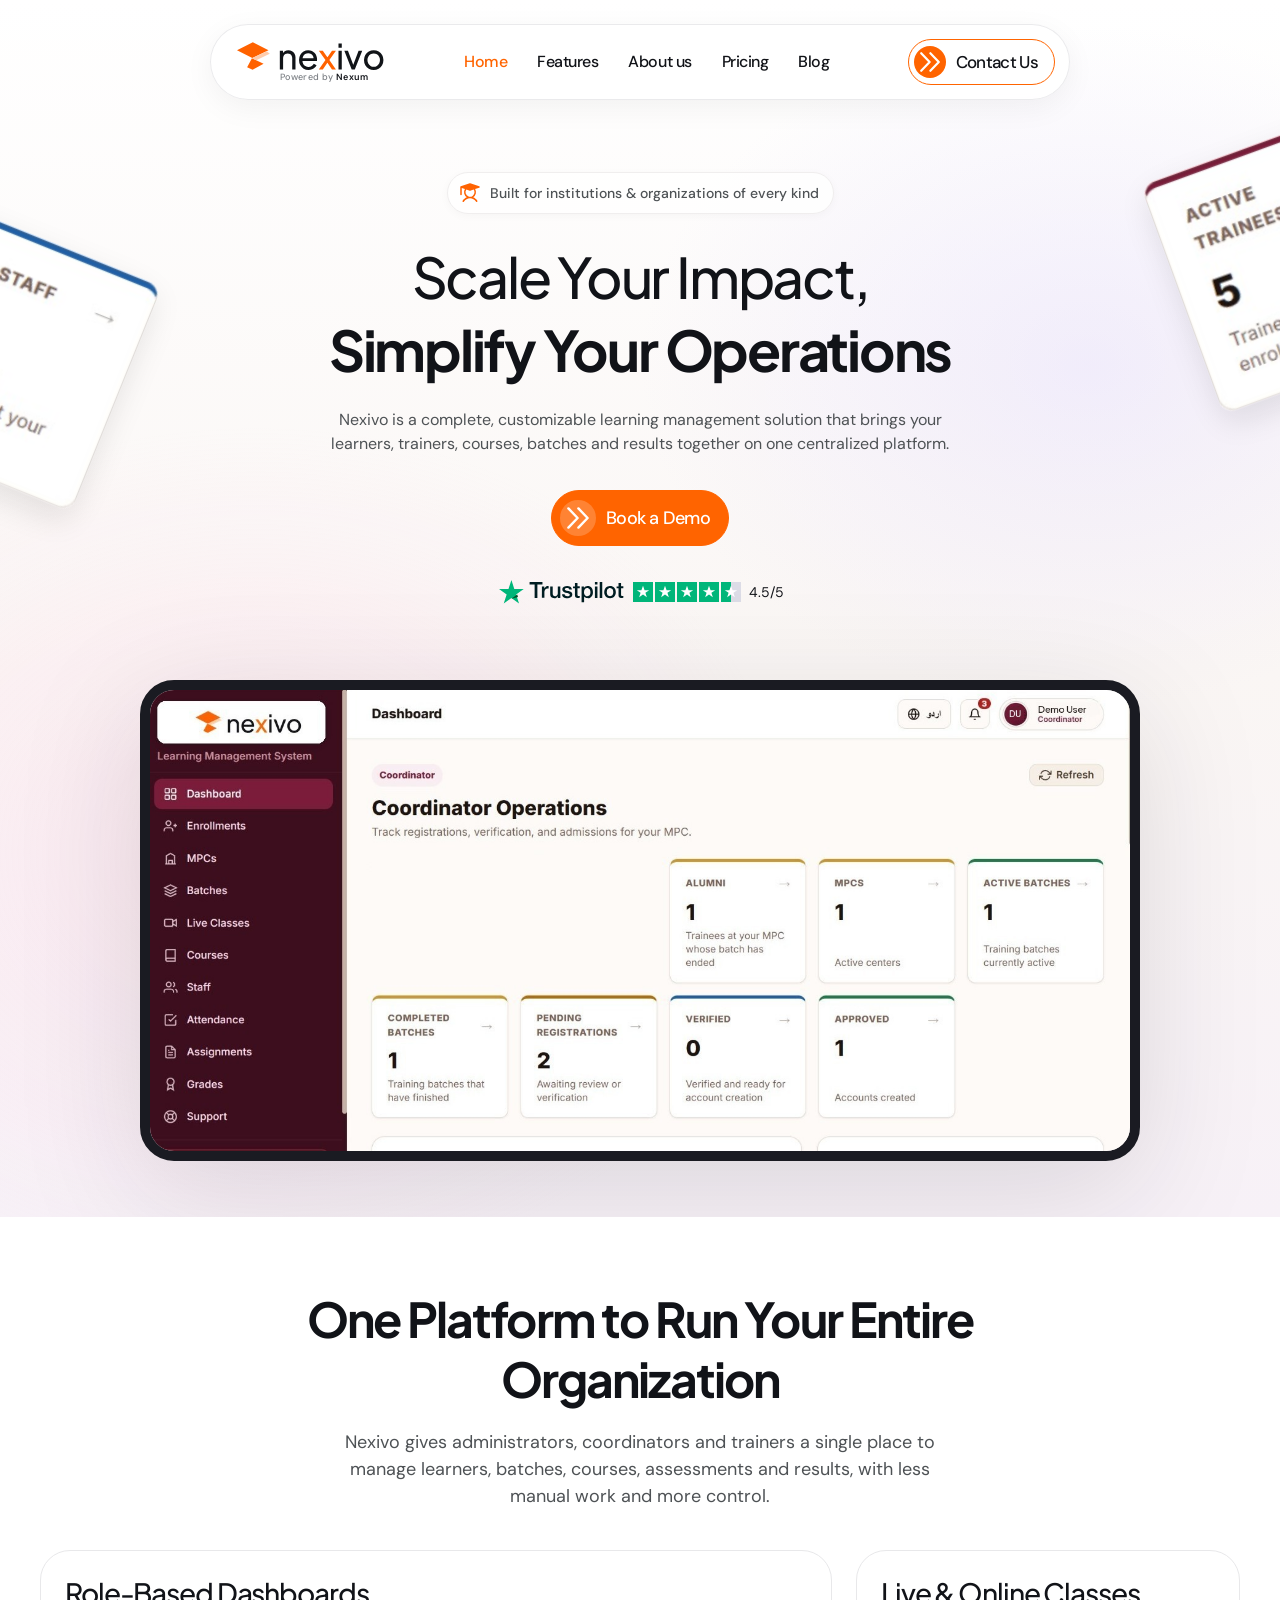
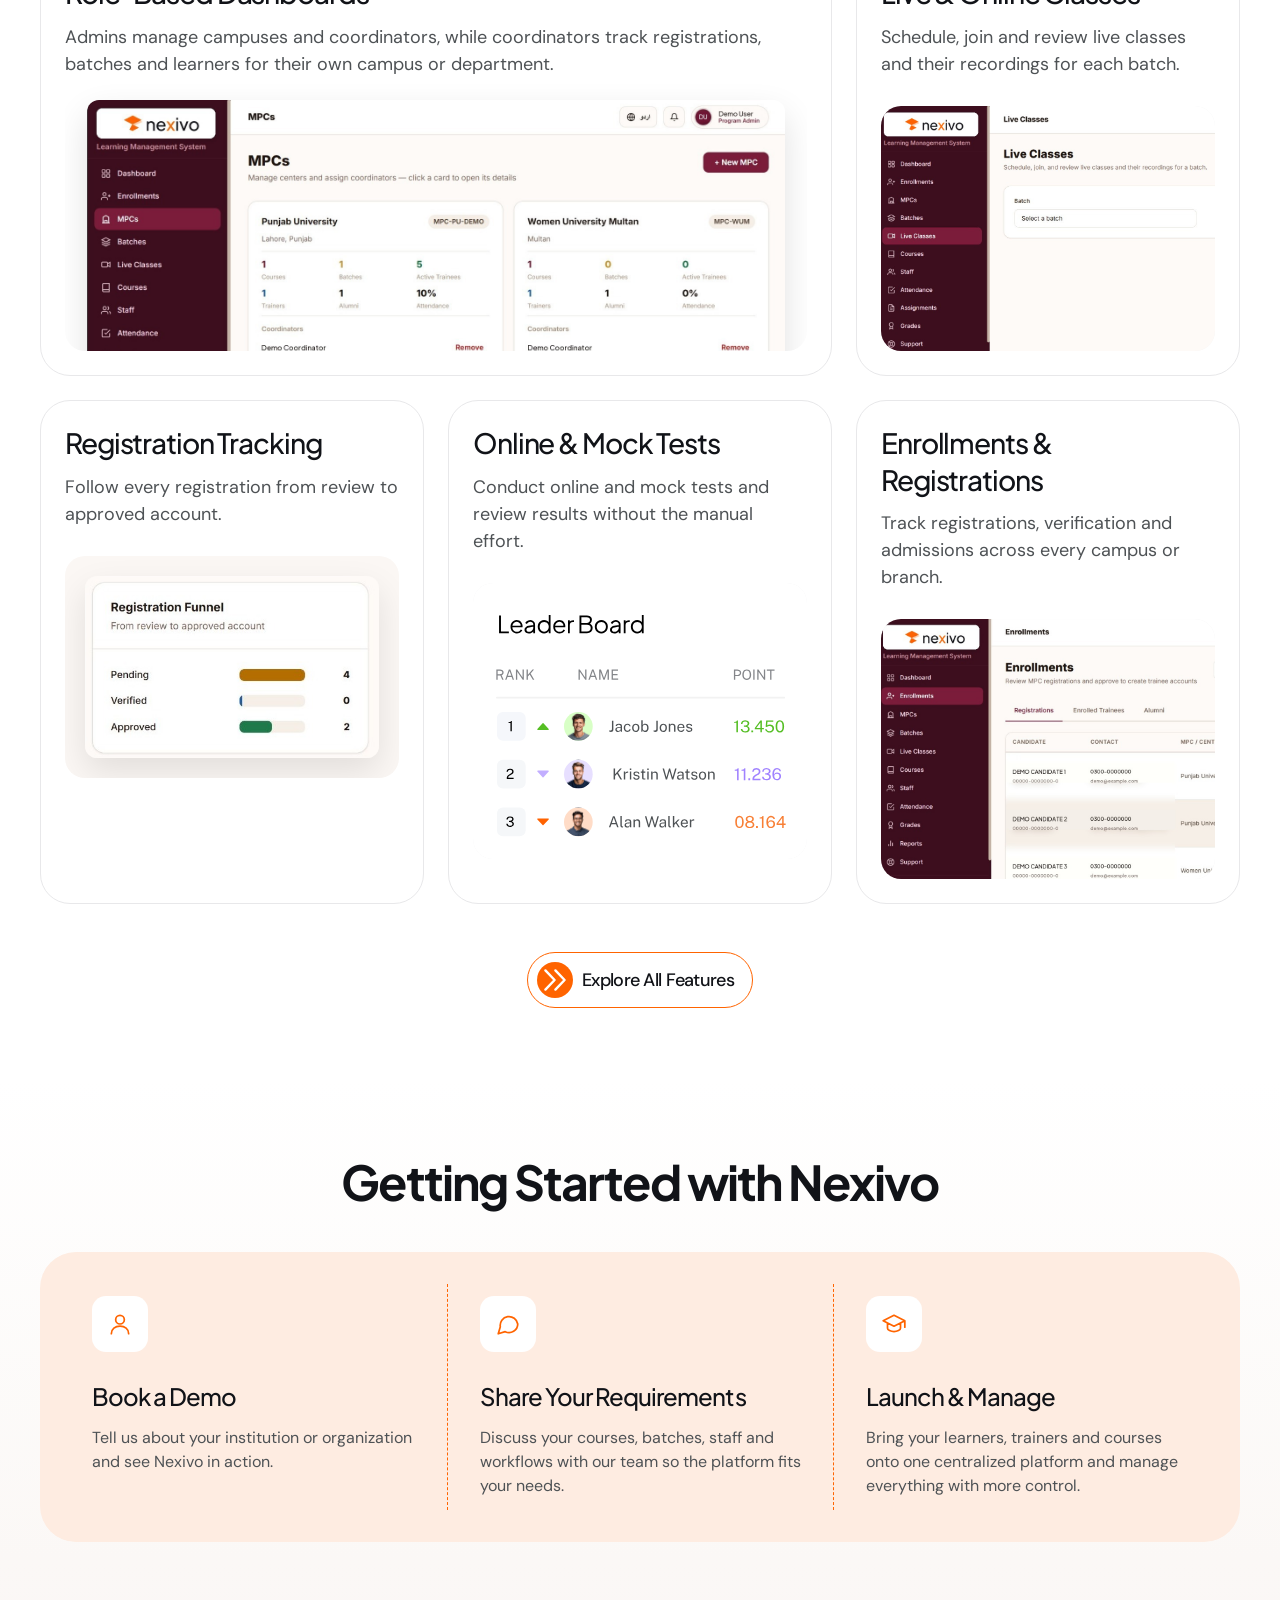
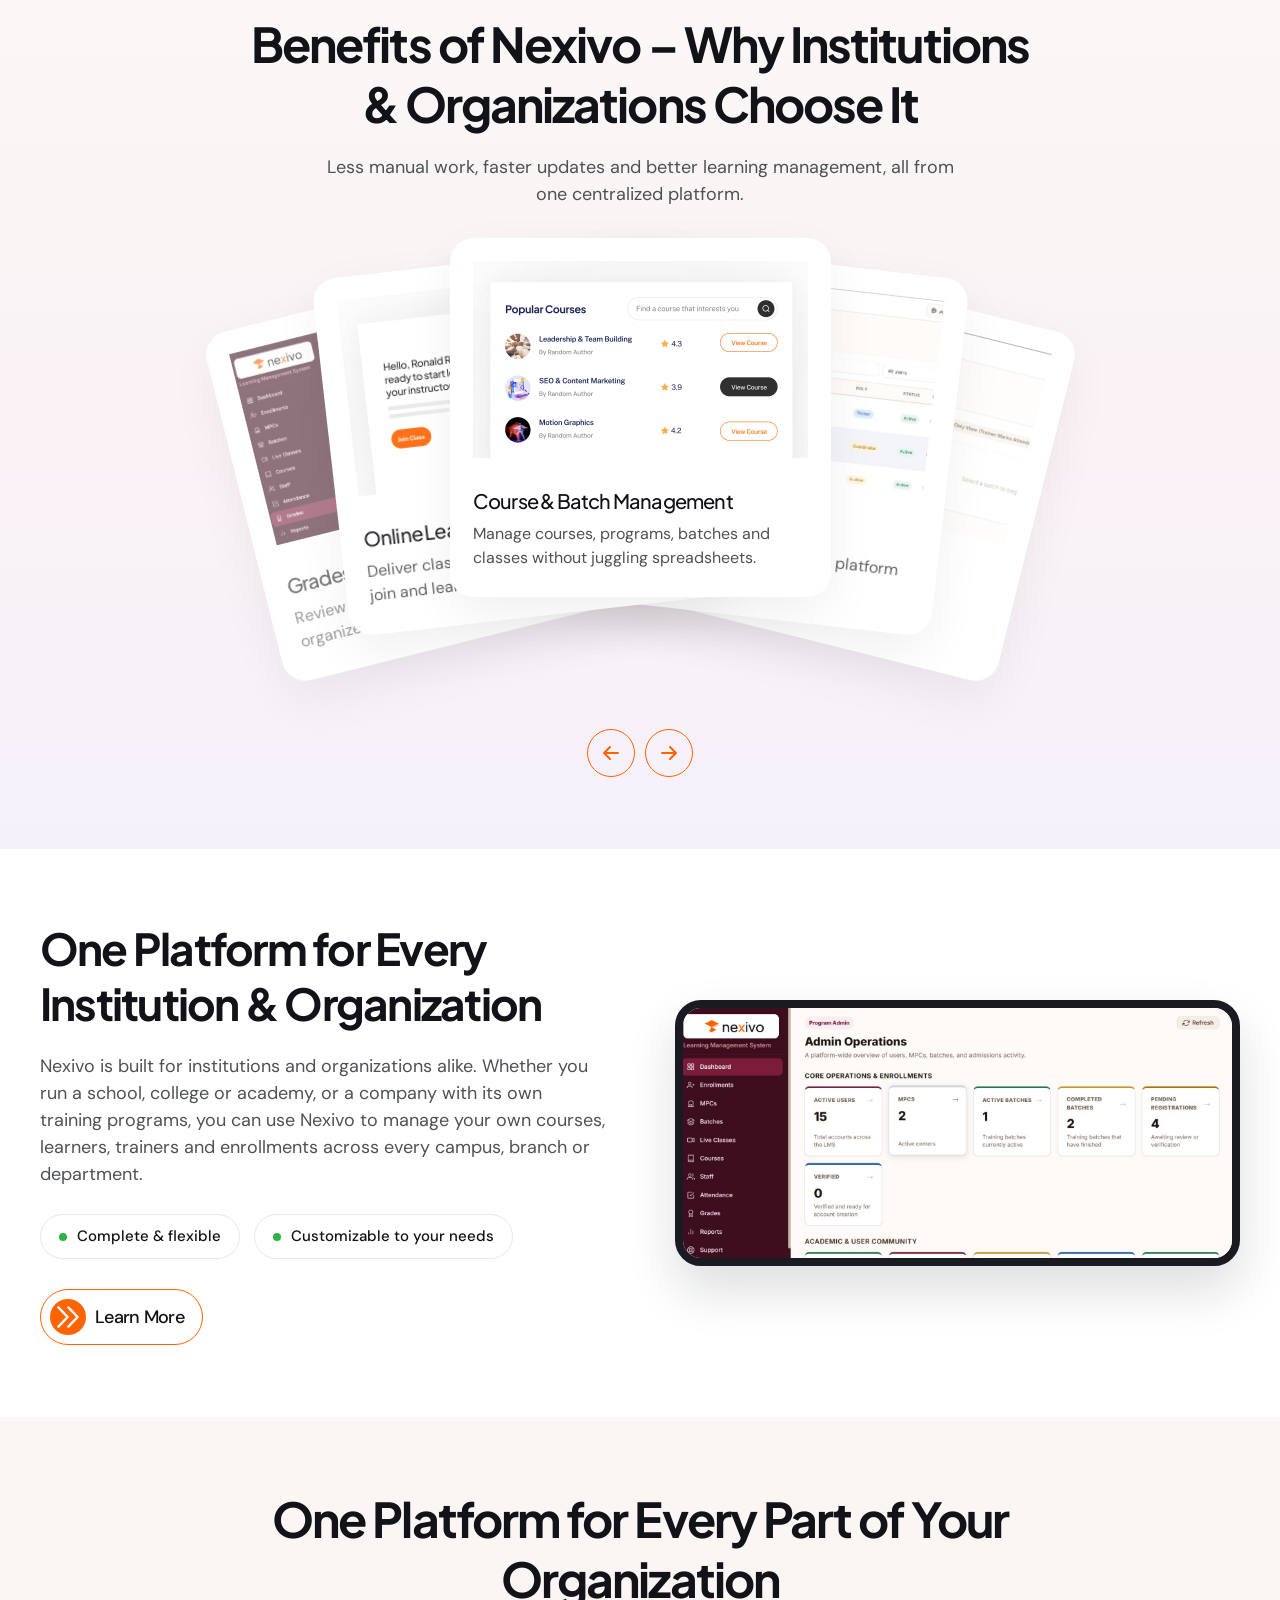
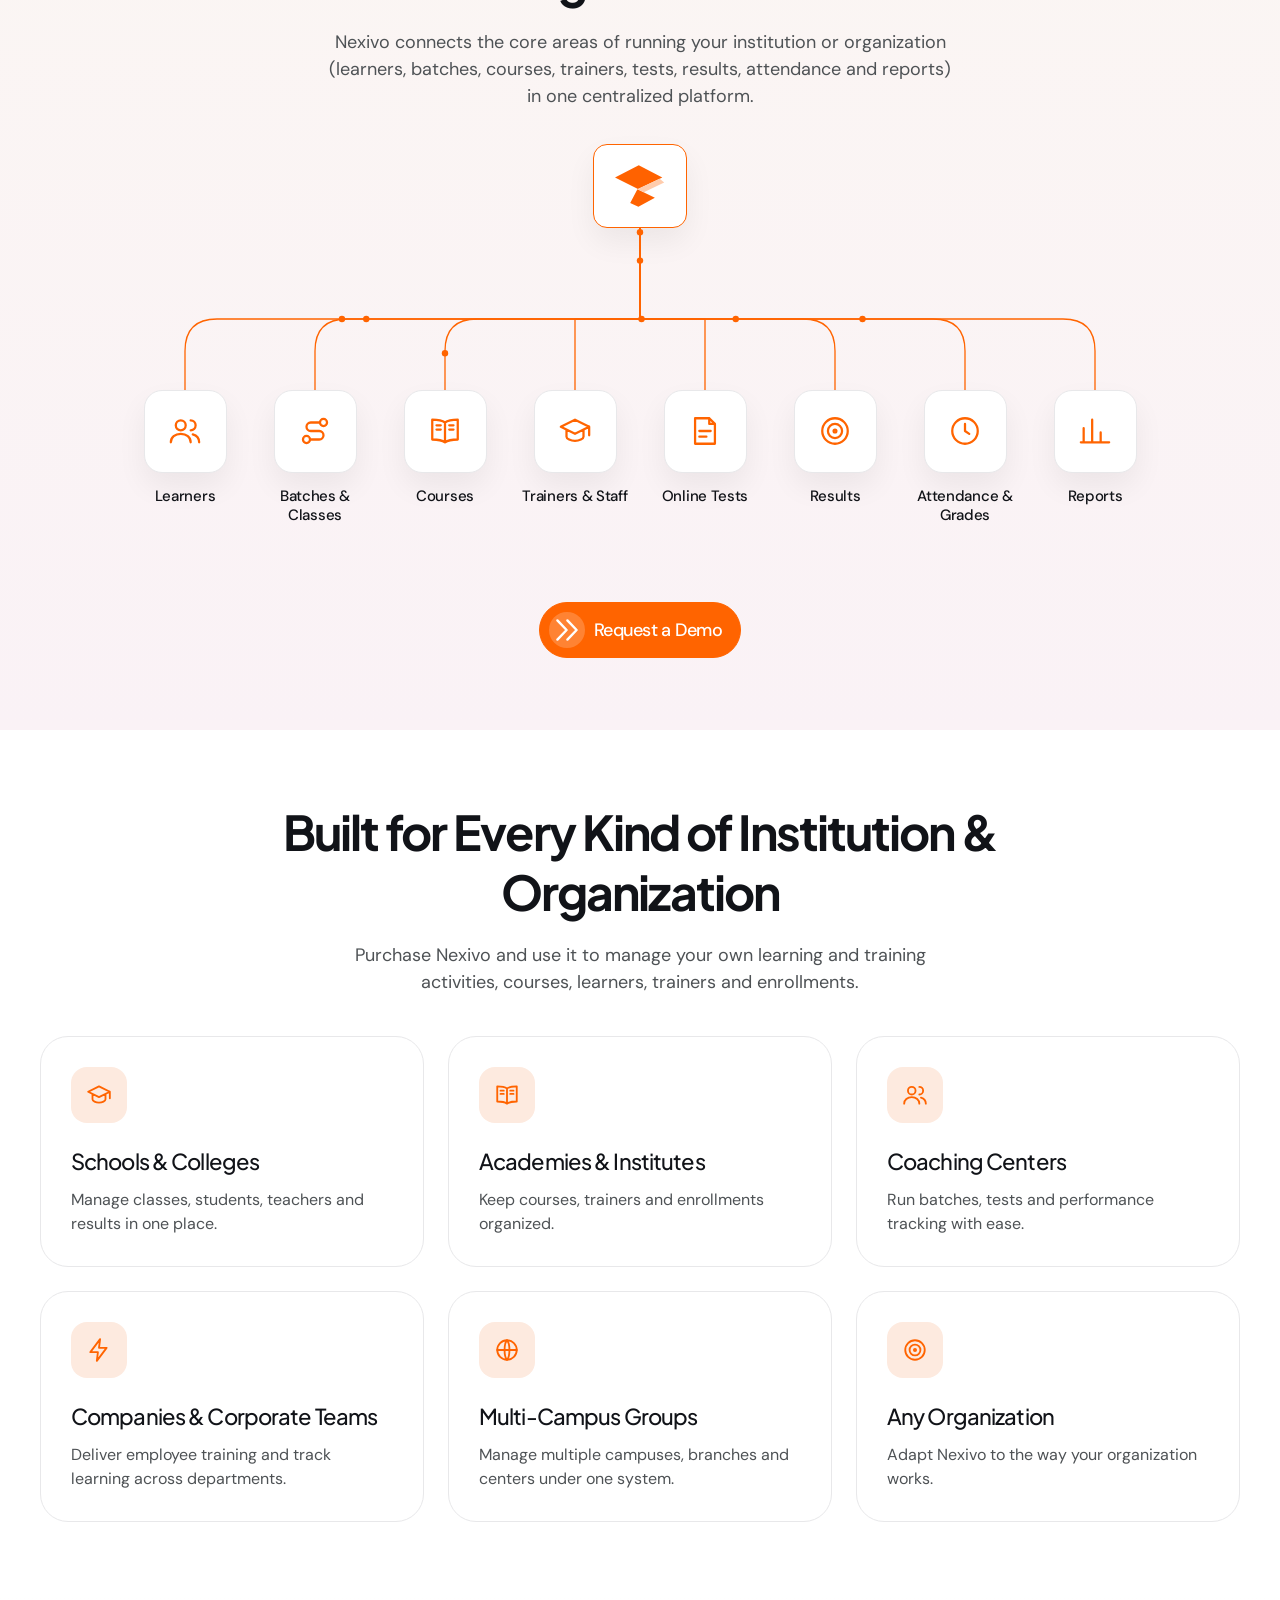
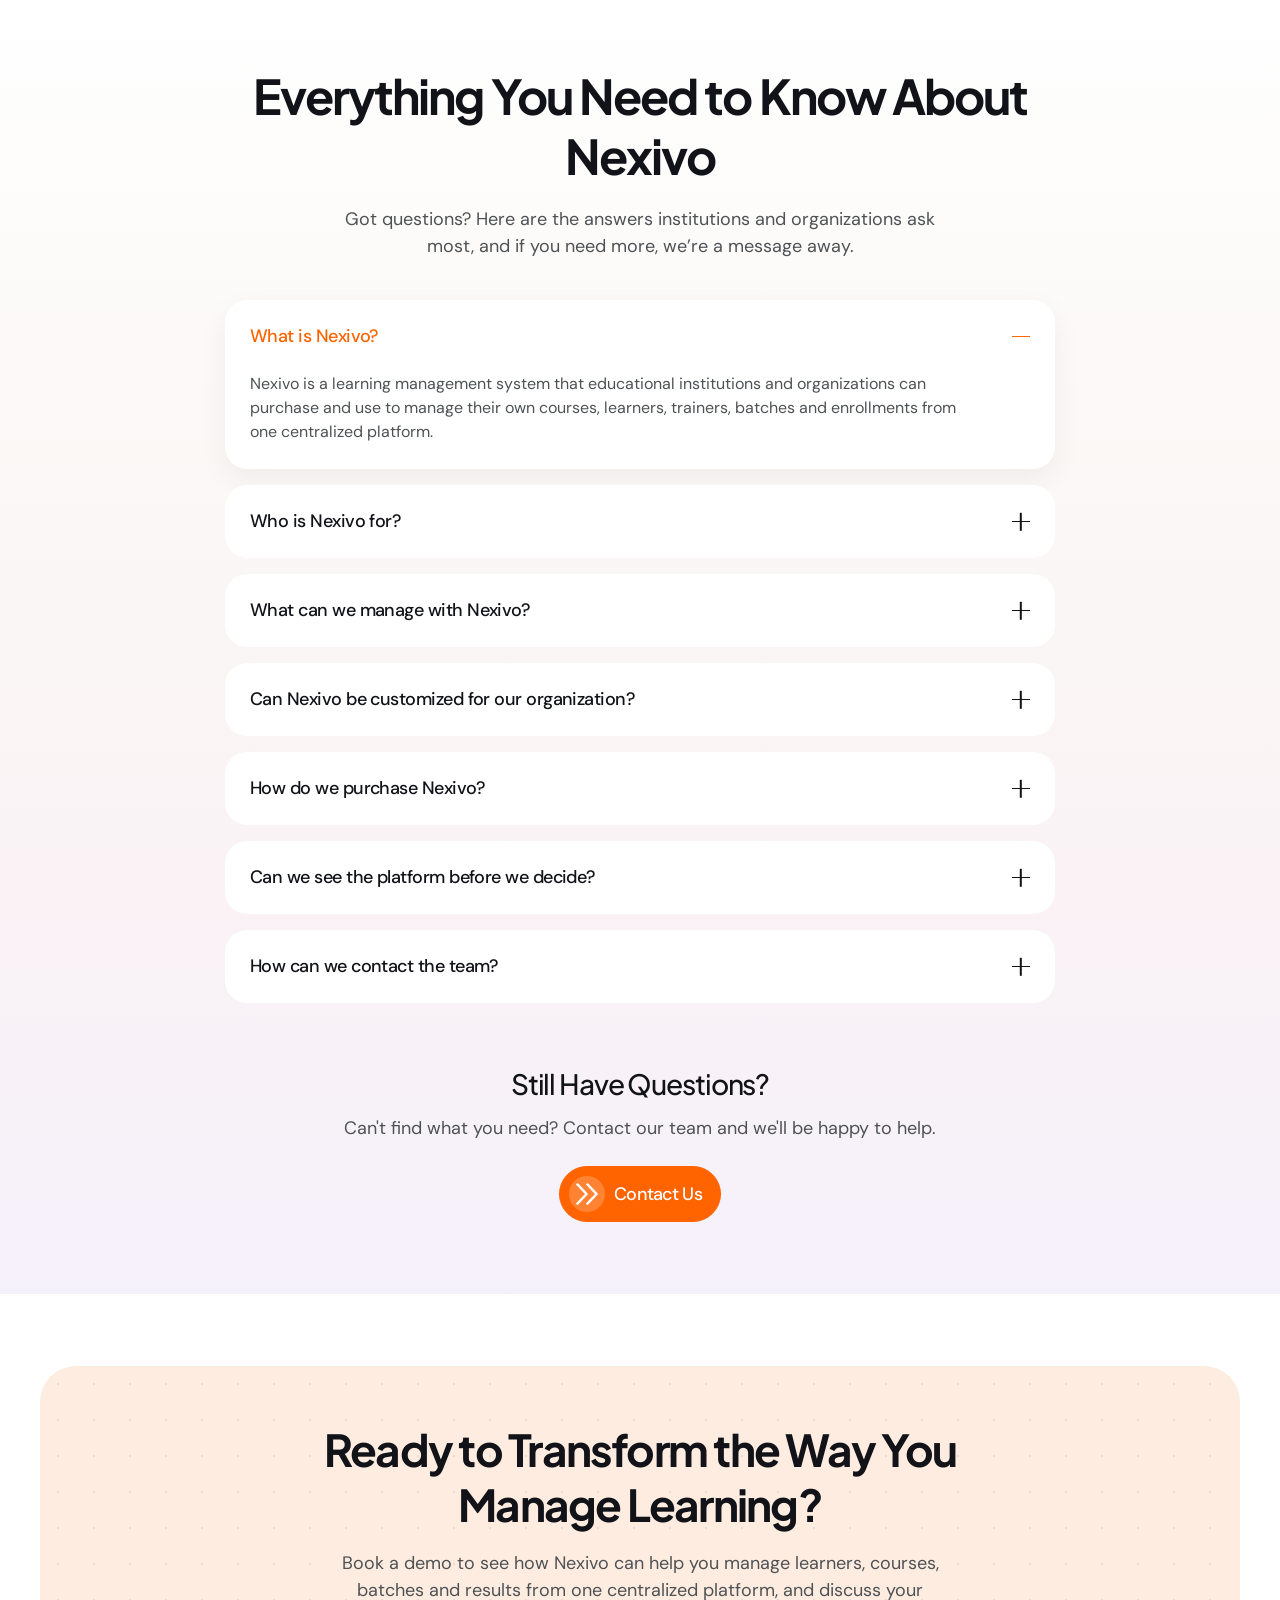
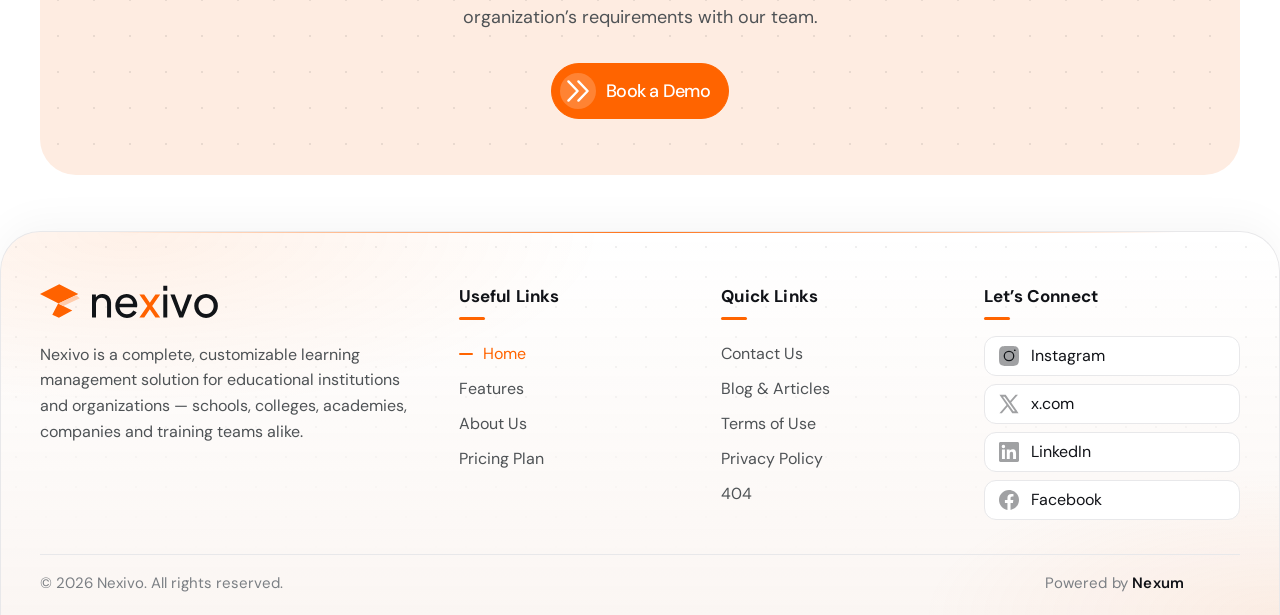
<file: index.html>
<!doctype html>
<html lang="en"><head><meta charset="utf-8"><meta name="viewport" content="width=device-width,initial-scale=1">
<title>Nexivo – Learning Management System for Institutions &amp; Organizations</title><meta name="description" content="Nexivo is a complete, customizable learning management solution for educational institutions and organizations, from schools and colleges to companies and training teams.">
<link rel="icon" href="assets/img/t5WQFF2XCSLbSkYCLJ6KuIdgEk.png">
<link rel="preload" href="assets/fonts/PlusJakartaSans.woff2" as="font" type="font/woff2" crossorigin>
<link rel="preload" href="assets/fonts/DMSans.woff2" as="font" type="font/woff2" crossorigin>
<link rel="stylesheet" href="css/style.css?v=1"></head><body>
<div id="site-header"></div>
<main><section class="hero" style="padding-bottom:56px"><div class="bg-glow"></div>
<div class="float pf" aria-hidden="true"><img src="assets/img/card-staff.png" alt=""  loading="lazy" decoding="async" width=222 height=203 loading="eager"></div><div class="float ts" aria-hidden="true"><img src="assets/img/card-trainees.png" alt=""  loading="lazy" decoding="async" width=222 height=203 loading="eager"></div><div class="wrap" style="position:relative">
<div class="badge rv"><img src="assets/img/Gk7czzm7cwOzEeLGbWAxjNCKvhU.svg" alt=""  loading="lazy" decoding="async" >Built for institutions &amp; organizations of every kind</div>
<h1 class="h1 rv" style="--d:.08s">Scale Your Impact, <b>Simplify Your Operations</b></h1>
<p class="lead rv" style="--d:.16s">Nexivo is a complete, customizable learning management solution that brings your learners, trainers, courses, batches and results together on one centralized platform.</p>
<a class="btn btn-fill rv" style="--d:.24s" href="contact-us.html"><span class="ic"><svg viewBox="2 2 12 12" fill="none" stroke="currentColor" stroke-width="1.2" stroke-linecap="round" stroke-linejoin="round"><path d="M3.2 3.2L7.8 8l-4.6 4.8M8.2 3.2L12.8 8l-4.6 4.8"/></svg></span><span class="lb">Book a Demo</span></a>
<div class="rate rv" style="--d:.3s"><div class="src"><img src="assets/img/YJtCU47chVmQ3xPPhIETzVubg.svg" alt="Trustpilot"  loading="lazy" decoding="async" ><span class="tp-stars" role="img" aria-label="Rated 4.5 out of 5"><svg viewBox="0 0 24 24" width="20" height="20" aria-hidden="true"><rect width="24" height="24" fill="#00B67A"/><path fill="#fff" d="M12 4.6l1.9 5.2h5.5l-4.5 3.2 1.7 5.3L12 15.1l-4.6 3.2 1.7-5.3-4.5-3.2h5.5z"/></svg><svg viewBox="0 0 24 24" width="20" height="20" aria-hidden="true"><rect width="24" height="24" fill="#00B67A"/><path fill="#fff" d="M12 4.6l1.9 5.2h5.5l-4.5 3.2 1.7 5.3L12 15.1l-4.6 3.2 1.7-5.3-4.5-3.2h5.5z"/></svg><svg viewBox="0 0 24 24" width="20" height="20" aria-hidden="true"><rect width="24" height="24" fill="#00B67A"/><path fill="#fff" d="M12 4.6l1.9 5.2h5.5l-4.5 3.2 1.7 5.3L12 15.1l-4.6 3.2 1.7-5.3-4.5-3.2h5.5z"/></svg><svg viewBox="0 0 24 24" width="20" height="20" aria-hidden="true"><rect width="24" height="24" fill="#00B67A"/><path fill="#fff" d="M12 4.6l1.9 5.2h5.5l-4.5 3.2 1.7 5.3L12 15.1l-4.6 3.2 1.7-5.3-4.5-3.2h5.5z"/></svg><svg viewBox="0 0 24 24" width="20" height="20" aria-hidden="true"><rect width="24" height="24" fill="#DCDCE6"/><rect width="12" height="24" fill="#00B67A"/><path fill="#fff" d="M12 4.6l1.9 5.2h5.5l-4.5 3.2 1.7 5.3L12 15.1l-4.6 3.2 1.7-5.3-4.5-3.2h5.5z"/></svg></span><span>4.5/5</span></div></div>
<div class="hero-visual rv rv-s" style="--d:.35s;margin-top:76px">
<div class="dash devframe"><img src="assets/img/nexivo-app-hero.jpg" alt="Nexivo coordinator dashboard"  loading="lazy" decoding="async" width=1592 height=750 loading="eager"></div>
</div></div></section><section class="sec"><div class="wrap"><div class="sec-head rv"><h2 class="h2">One Platform to Run Your Entire Organization</h2>
<p>Nexivo gives administrators, coordinators and trainers a single place to manage learners, batches, courses, assessments and results, with less manual work and more control.</p></div>
<div class="bento">
<article class="fcard wide span-4 rv" style="display:flex;flex-direction:column;padding-right:24px"><div><h3>Role-Based Dashboards</h3><p>Admins manage campuses and coordinators, while coordinators track registrations, batches and learners for their own campus or department.</p></div>
<div class="shot dots wshot"><img src="assets/img/nexivo-mpcs.jpg" alt="Nexivo MPCs management screen"  loading="lazy" decoding="async" style="border-radius:12px 12px 0 0;box-shadow:0 14px 34px rgba(0,0,0,.12)"></div></article>
<article class="fcard span-2 rv" style="--d:.1s"><h3>Live &amp; Online Classes</h3><p>Schedule, join and review live classes and their recordings for each batch.</p><div class="shot"><img src="assets/img/nexivo-live.jpg" alt="Nexivo live classes screen"  loading="lazy" decoding="async" style="border-radius:14px"></div></article>
<article class="fcard span-2 rv"><h3>Registration Tracking</h3><p>Follow every registration from review to approved account.</p><div class="shot" style="display:grid;place-items:center;background:#fbf7f4;padding:20px"><img src="assets/img/nexivo-analytics-card.jpg" alt="Nexivo registration funnel"  loading="lazy" decoding="async" style="width:100%;border-radius:12px;box-shadow:0 14px 34px rgba(0,0,0,.10)"></div></article>
<article class="fcard span-2 rv" style="--d:.1s"><h3>Online &amp; Mock Tests</h3><p>Conduct online and mock tests and review results without the manual effort.</p><div class="shot"><img src="assets/img/oLnsEYtoZGWR36JYDNFRloPgYg.svg" alt="Test results"  loading="lazy" decoding="async" ></div></article>
<article class="fcard span-2 rv" style="--d:.2s"><h3>Enrollments &amp; Registrations</h3><p>Track registrations, verification and admissions across every campus or branch.</p><div class="shot" style="padding:0;overflow:hidden"><img src="assets/img/nexivo-enrollments.jpg" alt="Nexivo enrollments and registrations screen"  loading="lazy" decoding="async" style="width:100%;height:260px;object-fit:cover;object-position:left top;display:block"></div></article>
</div><div class="center-cta rv"><a class="btn btn-line" href="features.html"><span class="ic"><svg viewBox="2 2 12 12" fill="none" stroke="currentColor" stroke-width="1.2" stroke-linecap="round" stroke-linejoin="round"><path d="M3.2 3.2L7.8 8l-4.6 4.8M8.2 3.2L12.8 8l-4.6 4.8"/></svg></span><span class="lb">Explore All Features</span></a></div></div></section><section class="sec grad-bg"><div class="wrap"><div class="sec-head rv"><h2 class="h2">Getting Started with Nexivo</h2></div>
<div class="steps rv">
<div class="step"><div class="ico"><svg viewBox="0 0 24 24"><circle cx="12" cy="8" r="4"/><path d="M4 21c0-4.4 3.6-7 8-7s8 2.6 8 7"/></svg></div><h3>Book a Demo</h3><p>Tell us about your institution or organization and see Nexivo in action.</p></div>
<div class="step"><div class="ico"><svg viewBox="0 0 24 24"><path d="M21 12a8 8 0 01-11.6 7.1L3 21l1.9-6.4A8 8 0 1121 12z"/></svg></div><h3>Share Your Requirements</h3><p>Discuss your courses, batches, staff and workflows with our team so the platform fits your needs.</p></div>
<div class="step"><div class="ico"><svg viewBox="0 0 24 24"><path d="M2 9l10-5 10 5-10 5zM6 11.5V16c0 1.5 3 3 6 3s6-1.5 6-3v-4.5M22 9v6"/></svg></div><h3>Launch &amp; Manage</h3><p>Bring your learners, trainers and courses onto one centralized platform and manage everything with more control.</p></div></div></div>
<div class="wrap" style="margin-top:72px"><div class="sec-head rv" style="margin-bottom:30px"><h2 class="h2">Benefits of Nexivo – Why Institutions &amp; Organizations Choose It</h2>
<p>Less manual work, faster updates and better learning management, all from one centralized platform.</p></div>
<div class="stack rv">
<div class="scard"><div class="im"><img src="assets/img/zDhZ8KbeQ6qGAA2YvwrRXLgPItM.png" alt="Course management"  loading="lazy" decoding="async" ></div><h3>Course &amp; Batch Management</h3><p>Manage courses, programs, batches and classes without juggling spreadsheets.</p></div>
<div class="scard"><div class="im"><img src="assets/img/nexivo-staff.jpg" alt="Nexivo staff management screen"  loading="lazy" decoding="async" ></div><h3>Trainer &amp; Staff Management</h3><p>Manage coordinators, trainers and platform roles from one screen.</p></div>
<div class="scard"><div class="im"><img src="assets/img/nexivo-attendance.jpg" alt="Nexivo attendance screen"  loading="lazy" decoding="async" ></div><h3>Organized Attendance Records</h3><p>Review batch session attendance and records without the paperwork.</p></div>
<div class="scard"><div class="im"><img src="assets/img/nexivo-grades.jpg" alt="Nexivo grades screen"  loading="lazy" decoding="async" ></div><h3>Grades &amp; Results</h3><p>Review and assign grades and keep results organized for every learner.</p></div>
<div class="scard"><div class="im"><img src="assets/img/mSuIihpnxSuTCdnMzttcEpKMp2c.png" alt="Online class"  loading="lazy" decoding="async" ></div><h3>Online Learning &amp; Live Classes</h3><p>Deliver classes online so your learners can join and learn from anywhere.</p></div></div>
<div class="arrows rv"><button class="arr prev" aria-label="Previous"><svg viewBox="0 0 24 24" fill="none" stroke="currentColor" stroke-width="2" stroke-linecap="round" stroke-linejoin="round"><path d="M19 12H5M11 6l-6 6 6 6"/></svg></button><button class="arr next" aria-label="Next"><svg viewBox="0 0 24 24" fill="none" stroke="currentColor" stroke-width="2" stroke-linecap="round" stroke-linejoin="round"><path d="M5 12h14M13 6l6 6-6 6"/></svg></button></div></div></section><section class="sec"><div class="wrap"><div class="about">
<div class="rv rv-l"><h2 class="h2" style="font-size:44px">One Platform for Every Institution &amp; Organization</h2>
<p>Nexivo is built for institutions and organizations alike. Whether you run a school, college or academy, or a company with its own training programs, you can use Nexivo to manage your own courses, learners, trainers and enrollments across every campus, branch or department.</p>
<div class="pills"><span class="pill"><i></i>Complete &amp; flexible</span><span class="pill"><i></i>Customizable to your needs</span></div>
<a class="btn btn-line" href="about-us.html"><span class="ic"><svg viewBox="2 2 12 12" fill="none" stroke="currentColor" stroke-width="1.2" stroke-linecap="round" stroke-linejoin="round"><path d="M3.2 3.2L7.8 8l-4.6 4.8M8.2 3.2L12.8 8l-4.6 4.8"/></svg></span><span class="lb">Learn More</span></a></div>
<div class="photo rv rv-r" style="aspect-ratio:auto;border:8px solid #1a1b22;border-radius:26px;box-shadow:0 24px 50px rgba(17,19,24,.14);background:#fff"><img src="assets/img/nexivo-admin.jpg" alt="Nexivo admin operations dashboard"  loading="lazy" decoding="async" width=1592 height=724 style="height:auto"></div></div></div></section><section class="sec integ"><div class="wrap"><div class="sec-head rv" style="margin-bottom:10px"><h2 class="h2">One Platform for Every Part of Your Organization</h2>
<p>Nexivo connects the core areas of running your institution or organization (learners, batches, courses, trainers, tests, results, attendance and reports) in one centralized platform.</p></div>
<div class="tree rv"><div class="tree-stage"><div class="hub"><img src="assets/img/nexivo-icon.svg" alt="Nexivo"  loading="lazy" decoding="async" ></div>
<svg class="tlines" viewBox="0 0 1000 162" width="1000" height="162" aria-hidden="true"><path class="tl" pathLength="1" d="M500 0V91H77Q45 91 45 123V162"/><path class="tl" pathLength="1" d="M500 0V91H207Q175 91 175 123V162"/><path class="tl" pathLength="1" d="M500 0V91H337Q305 91 305 123V162"/><path class="tl" pathLength="1" d="M500 0V91H435V162"/><path class="tl" pathLength="1" d="M500 0V91H565V162"/><path class="tl" pathLength="1" d="M500 0V91H663Q695 91 695 123V162"/><path class="tl" pathLength="1" d="M500 0V91H793Q825 91 825 123V162"/><path class="tl" pathLength="1" d="M500 0V91H923Q955 91 955 123V162"/><circle r="3.2" fill="#ff6400"><animateMotion dur="3.6s" begin="-0.00s" repeatCount="indefinite" path="M500 0V91H77Q45 91 45 123V162"/></circle><circle r="3.2" fill="#ff6400"><animateMotion dur="3.6s" begin="-0.45s" repeatCount="indefinite" path="M500 0V91H207Q175 91 175 123V162"/></circle><circle r="3.2" fill="#ff6400"><animateMotion dur="3.6s" begin="-0.90s" repeatCount="indefinite" path="M500 0V91H337Q305 91 305 123V162"/></circle><circle r="3.2" fill="#ff6400"><animateMotion dur="3.6s" begin="-1.35s" repeatCount="indefinite" path="M500 0V91H435V162"/></circle><circle r="3.2" fill="#ff6400"><animateMotion dur="3.6s" begin="-1.80s" repeatCount="indefinite" path="M500 0V91H565V162"/></circle><circle r="3.2" fill="#ff6400"><animateMotion dur="3.6s" begin="-2.25s" repeatCount="indefinite" path="M500 0V91H663Q695 91 695 123V162"/></circle><circle r="3.2" fill="#ff6400"><animateMotion dur="3.6s" begin="-2.70s" repeatCount="indefinite" path="M500 0V91H793Q825 91 825 123V162"/></circle><circle r="3.2" fill="#ff6400"><animateMotion dur="3.6s" begin="-3.15s" repeatCount="indefinite" path="M500 0V91H923Q955 91 955 123V162"/></circle></svg><div class="tn" style="left:3.5px"><div class="tt"><svg viewBox="0 0 24 24"><circle cx="9" cy="8" r="3.5"/><path d="M2 20c0-3.5 3-6 7-6s7 2.5 7 6M16 4.5a3.5 3.5 0 010 7M22 20c0-2.8-1.8-4.8-4.5-5.6"/></svg></div><span>Learners</span></div><div class="tn" style="left:133.5px"><div class="tt"><svg viewBox="0 0 24 24"><circle cx="6" cy="18" r="2.5"/><circle cx="18" cy="6" r="2.5"/><path d="M8.5 18H15a3 3 0 000-6H9a3 3 0 010-6h6.5"/></svg></div><span>Batches & Classes</span></div><div class="tn" style="left:263.5px"><div class="tt"><svg viewBox="0 0 24 24"><path d="M12 6c-2-1.5-5-2-9-2v14c4 0 7 .5 9 2 2-1.5 5-2 9-2V4c-4 0-7 .5-9 2zM12 6v14M6 8h3M6 11h3M15 8h3M15 11h3"/></svg></div><span>Courses</span></div><div class="tn" style="left:393.5px"><div class="tt"><svg viewBox="0 0 24 24"><path d="M2 9l10-5 10 5-10 5zM6 11.5V16c0 1.5 3 3 6 3s6-1.5 6-3v-4.5M22 9v6"/></svg></div><span>Trainers & Staff</span></div><div class="tn" style="left:523.5px"><div class="tt"><svg viewBox="0 0 24 24"><path d="M5 3h10l4 4v14H5zM15 3v4h4M8 12h8M8 16h5"/></svg></div><span>Online Tests</span></div><div class="tn" style="left:653.5px"><div class="tt"><svg viewBox="0 0 24 24"><circle cx="12" cy="12" r="9"/><circle cx="12" cy="12" r="5"/><circle cx="12" cy="12" r="1"/></svg></div><span>Results</span></div><div class="tn" style="left:783.5px"><div class="tt"><svg viewBox="0 0 24 24"><circle cx="12" cy="12" r="9"/><path d="M12 7v5l3 2"/></svg></div><span>Attendance & Grades</span></div><div class="tn" style="left:913.5px"><div class="tt"><svg viewBox="0 0 24 24"><path d="M4 20V10M10 20V4M16 20v-7M22 20H2"/></svg></div><span>Reports</span></div></div></div>
<div class="center-cta rv"><a class="btn btn-fill" href="contact-us.html"><span class="ic"><svg viewBox="2 2 12 12" fill="none" stroke="currentColor" stroke-width="1.2" stroke-linecap="round" stroke-linejoin="round"><path d="M3.2 3.2L7.8 8l-4.6 4.8M8.2 3.2L12.8 8l-4.6 4.8"/></svg></span><span class="lb">Request a Demo</span></a></div></div></section><section class="sec"><div class="wrap"><div class="sec-head rv"><h2 class="h2">Built for Every Kind of Institution &amp; Organization</h2>
<p>Purchase Nexivo and use it to manage your own learning and training activities, courses, learners, trainers and enrollments.</p></div><div class="frow"><article class="fbox rv" style="--d:0.0s"><div class="ico"><svg viewBox="0 0 24 24"><path d="M2 9l10-5 10 5-10 5zM6 11.5V16c0 1.5 3 3 6 3s6-1.5 6-3v-4.5M22 9v6"/></svg></div><h3>Schools &amp; Colleges</h3><p>Manage classes, students, teachers and results in one place.</p></article><article class="fbox rv" style="--d:0.08s"><div class="ico"><svg viewBox="0 0 24 24"><path d="M12 6c-2-1.5-5-2-9-2v14c4 0 7 .5 9 2 2-1.5 5-2 9-2V4c-4 0-7 .5-9 2zM12 6v14M6 8h3M6 11h3M15 8h3M15 11h3"/></svg></div><h3>Academies &amp; Institutes</h3><p>Keep courses, trainers and enrollments organized.</p></article><article class="fbox rv" style="--d:0.16s"><div class="ico"><svg viewBox="0 0 24 24"><circle cx="9" cy="8" r="3.5"/><path d="M2 20c0-3.5 3-6 7-6s7 2.5 7 6M16 4.5a3.5 3.5 0 010 7M22 20c0-2.8-1.8-4.8-4.5-5.6"/></svg></div><h3>Coaching Centers</h3><p>Run batches, tests and performance tracking with ease.</p></article><article class="fbox rv" style="--d:0.0s"><div class="ico"><svg viewBox="0 0 24 24"><path d="M13 2L4 14h7l-1 8 9-12h-7z"/></svg></div><h3>Companies &amp; Corporate Teams</h3><p>Deliver employee training and track learning across departments.</p></article><article class="fbox rv" style="--d:0.08s"><div class="ico"><svg viewBox="0 0 24 24"><circle cx="12" cy="12" r="9"/><path d="M3 12h18M12 3c3 3 3 15 0 18M12 3c-3 3-3 15 0 18"/></svg></div><h3>Multi-Campus Groups</h3><p>Manage multiple campuses, branches and centers under one system.</p></article><article class="fbox rv" style="--d:0.16s"><div class="ico"><svg viewBox="0 0 24 24"><circle cx="12" cy="12" r="9"/><circle cx="12" cy="12" r="5"/><circle cx="12" cy="12" r="1"/></svg></div><h3>Any Organization</h3><p>Adapt Nexivo to the way your organization works.</p></article></div></div></section><section class="sec grad-bg"><div class="wrap"><div class="sec-head rv"><h2 class="h2">Everything You Need to Know About Nexivo</h2>
<p>Got questions? Here are the answers institutions and organizations ask most, and if you need more, we’re a message away.</p></div>
<div class="faq"><div class="qa open rv" style="--d:0.0s"><button aria-expanded="true">What is Nexivo?<span class="pm"></span></button><div class="ans"><div><p>Nexivo is a learning management system that educational institutions and organizations can purchase and use to manage their own courses, learners, trainers, batches and enrollments from one centralized platform.</p></div></div></div><div class="qa rv" style="--d:0.05s"><button aria-expanded="false">Who is Nexivo for?<span class="pm"></span></button><div class="ans"><div><p>Schools, colleges, academies, coaching centers and training institutes, as well as companies, corporate training teams and other organizations. Each one uses Nexivo to manage its own learning and training activities.</p></div></div></div><div class="qa rv" style="--d:0.1s"><button aria-expanded="false">What can we manage with Nexivo?<span class="pm"></span></button><div class="ans"><div><p>Learner management, batch and class management, courses and training programs, trainers and staff, online and mock tests, results and performance tracking, attendance, grades and organized records, all from one dashboard.</p></div></div></div><div class="qa rv" style="--d:0.15000000000000002s"><button aria-expanded="false">Can Nexivo be customized for our organization?<span class="pm"></span></button><div class="ans"><div><p>Nexivo is designed to be flexible. Book a demo and tell us about your requirements, and our team will discuss how the platform can fit the way your institution or organization works, including multiple campuses, branches and departments.</p></div></div></div><div class="qa rv" style="--d:0.2s"><button aria-expanded="false">How do we purchase Nexivo?<span class="pm"></span></button><div class="ans"><div><p>Get in touch through the contact page to book a demo. Once we understand your requirements, our team will walk you through the next steps to get your institution or organization started.</p></div></div></div><div class="qa rv" style="--d:0.25s"><button aria-expanded="false">Can we see the platform before we decide?<span class="pm"></span></button><div class="ans"><div><p>Yes. Book a demo and we will show you the platform and answer your questions.</p></div></div></div><div class="qa rv" style="--d:0.30000000000000004s"><button aria-expanded="false">How can we contact the team?<span class="pm"></span></button><div class="ans"><div><p>Use the contact page to send us your questions or request a demo, and our team will get back to you.</p></div></div></div></div><div class="faq-more rv"><h3>Still Have Questions?</h3><p>Can't find what you need? Contact our team and we'll be happy to help.</p>
<a class="btn btn-fill" href="contact-us.html"><span class="ic"><svg viewBox="2 2 12 12" fill="none" stroke="currentColor" stroke-width="1.2" stroke-linecap="round" stroke-linejoin="round"><path d="M3.2 3.2L7.8 8l-4.6 4.8M8.2 3.2L12.8 8l-4.6 4.8"/></svg></span><span class="lb">Contact Us</span></a></div></div></section><section class="sec" style="padding-bottom:0"><div class="cta"><div class="cta-box rv">
<h2>Ready to Transform the Way You Manage Learning?</h2>
<p>Book a demo to see how Nexivo can help you manage learners, courses, batches and results from one centralized platform, and discuss your organization’s requirements with our team.</p>
<a class="btn btn-fill" href="contact-us.html"><span class="ic"><svg viewBox="2 2 12 12" fill="none" stroke="currentColor" stroke-width="1.2" stroke-linecap="round" stroke-linejoin="round"><path d="M3.2 3.2L7.8 8l-4.6 4.8M8.2 3.2L12.8 8l-4.6 4.8"/></svg></span><span class="lb">Book a Demo</span></a>
</div></div></section></main>
<div id="site-footer"></div>
<script src="js/components.js?v=1"></script><script src="js/main.js?v=1"></script></body></html>
</file>
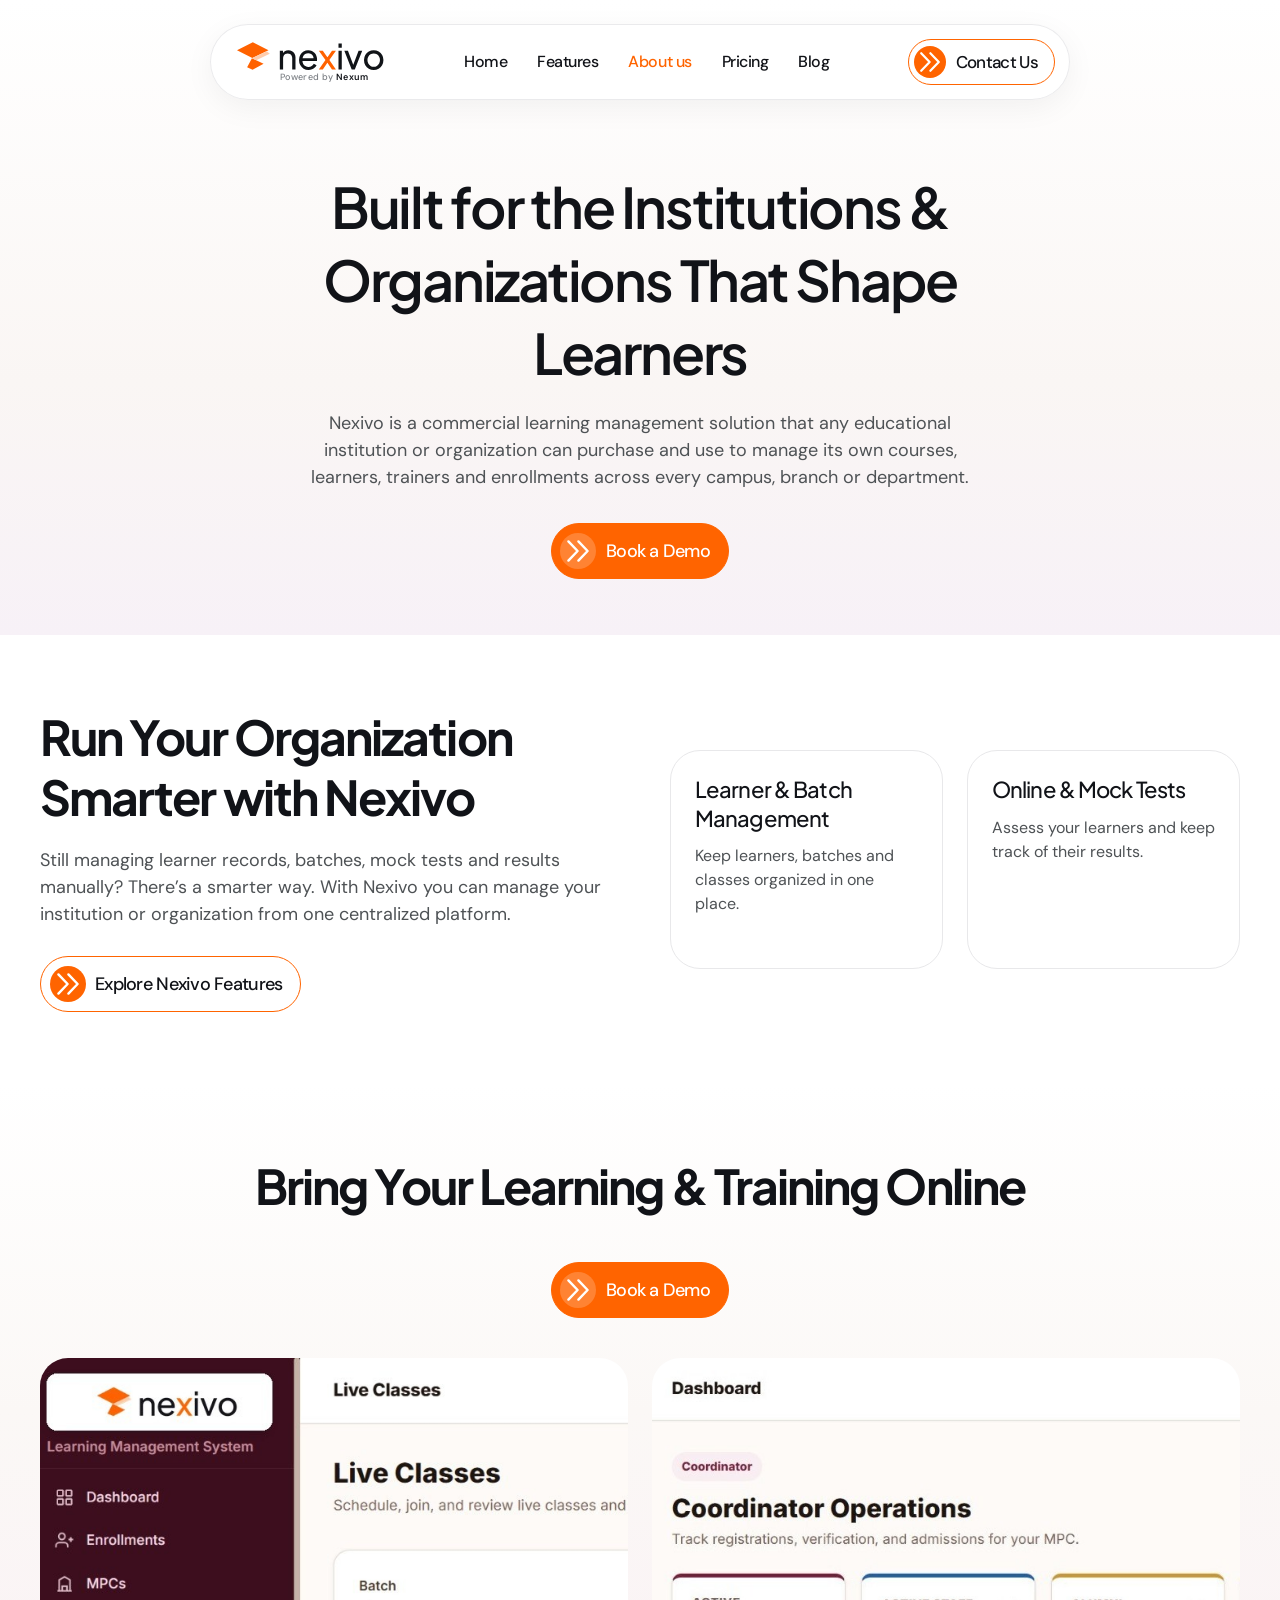
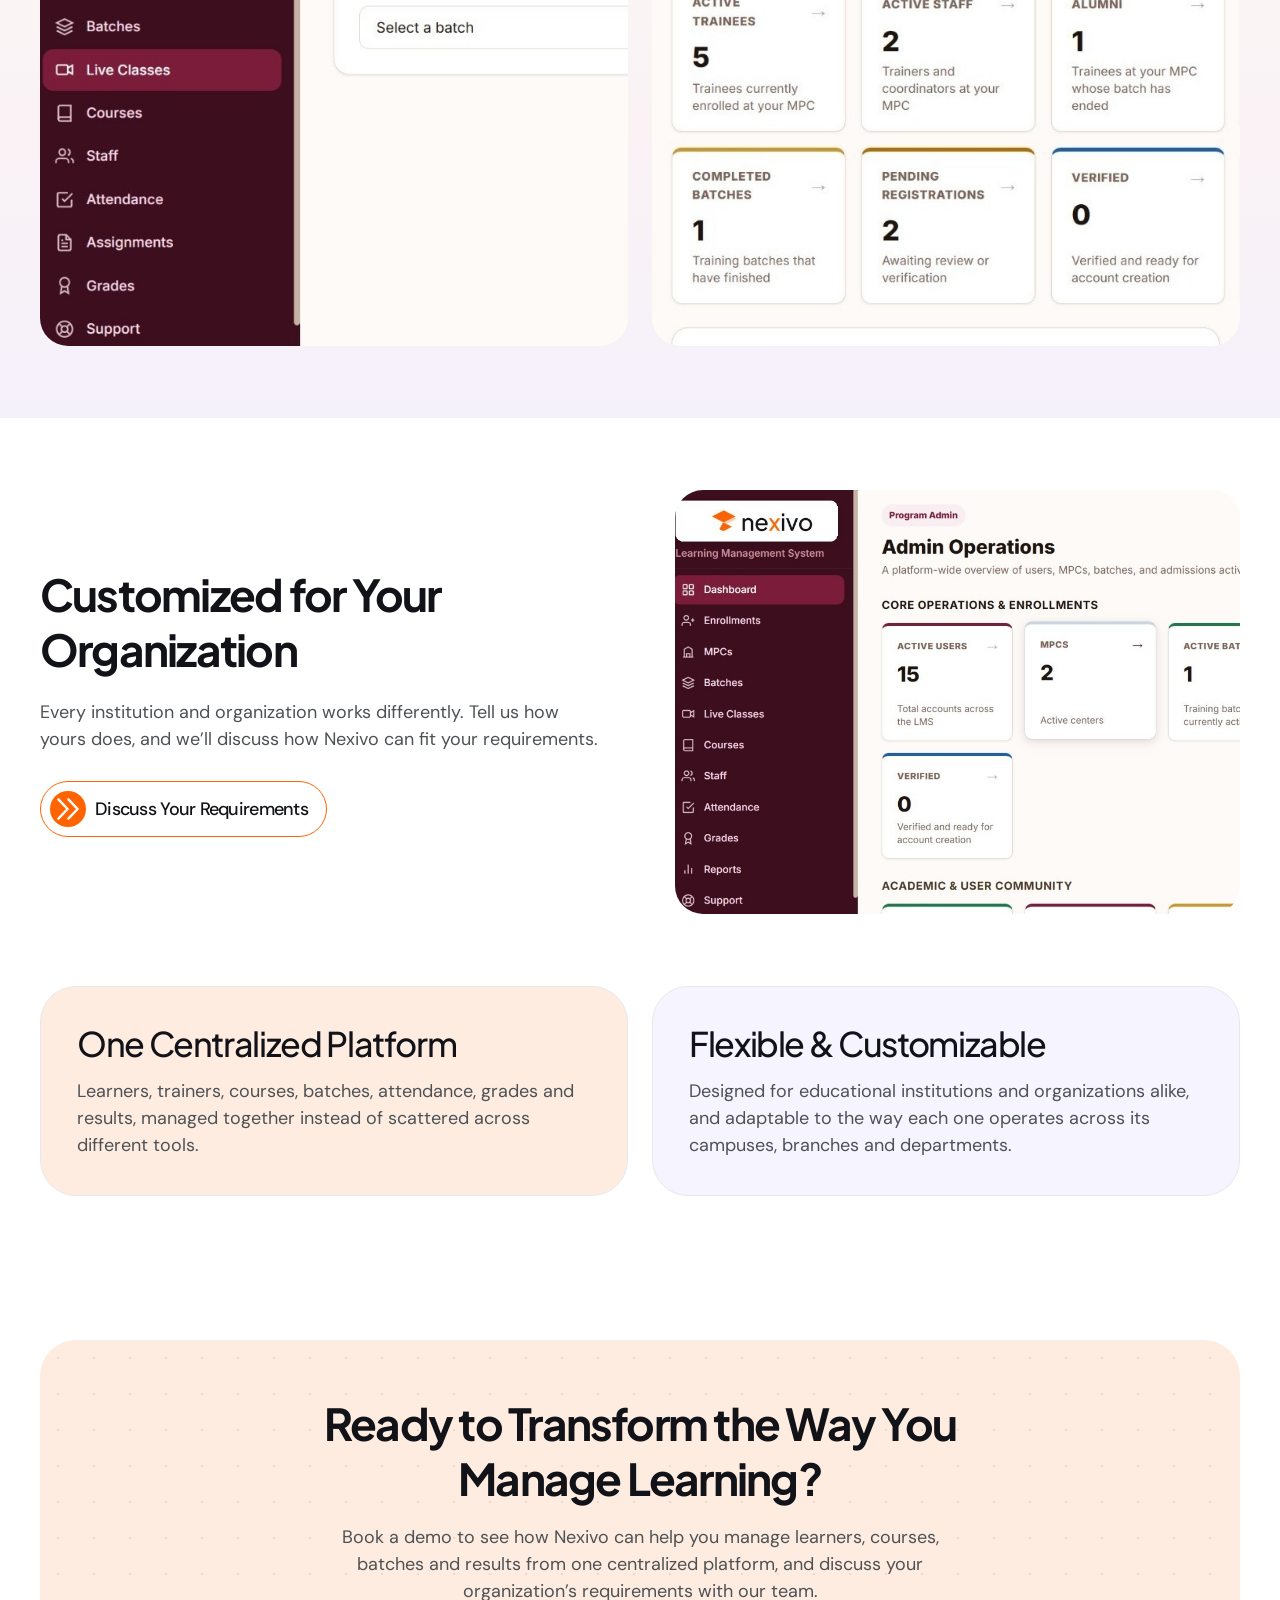
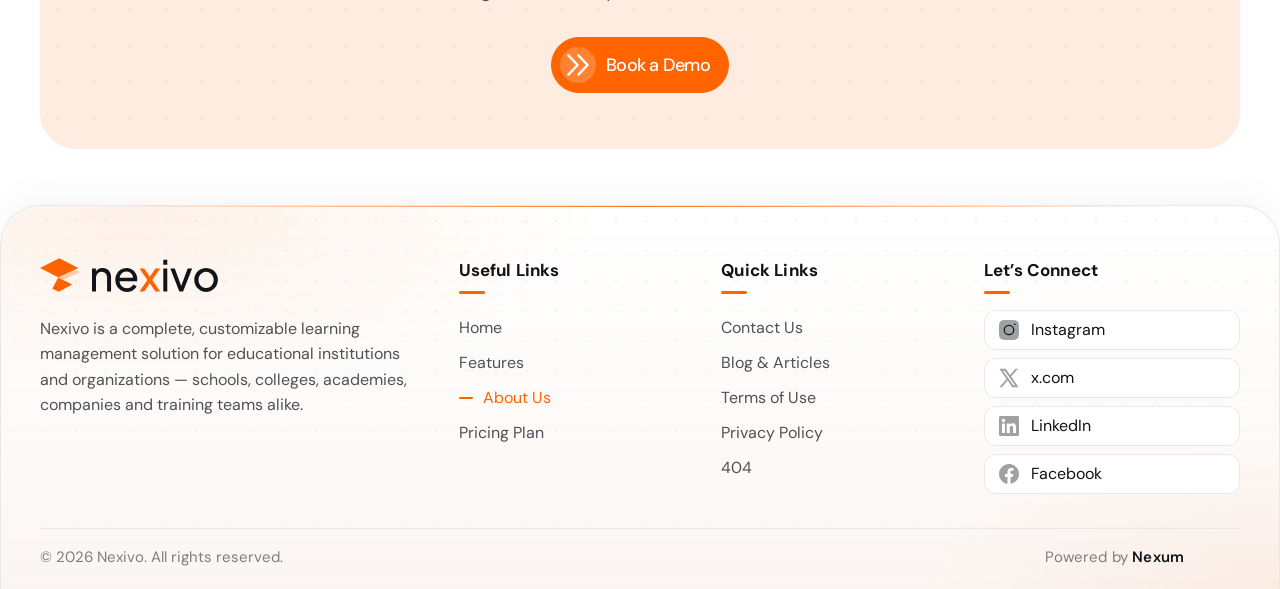
<file: about-us.html>
<!doctype html>
<html lang="en"><head><meta charset="utf-8"><meta name="viewport" content="width=device-width,initial-scale=1">
<title>About Us - Nexivo</title><meta name="description" content="Nexivo is a learning management solution that educational institutions and organizations can purchase and use for their own needs.">
<link rel="icon" href="assets/img/t5WQFF2XCSLbSkYCLJ6KuIdgEk.png">
<link rel="preload" href="assets/fonts/PlusJakartaSans.woff2" as="font" type="font/woff2" crossorigin>
<link rel="preload" href="assets/fonts/DMSans.woff2" as="font" type="font/woff2" crossorigin>
<link rel="stylesheet" href="css/style.css?v=1"></head><body>
<div id="site-header"></div>
<main><section class="phero"><div class="wrap">
<h1 class="rv">Built for the Institutions &amp; Organizations That Shape Learners</h1>
<p class="rv" style="--d:.16s">Nexivo is a commercial learning management solution that any educational institution or organization can purchase and use to manage its own courses, learners, trainers and enrollments across every campus, branch or department.</p>
<a class="btn btn-fill rv" style="--d:.24s" href="contact-us.html"><span class="ic"><svg viewBox="2 2 12 12" fill="none" stroke="currentColor" stroke-width="1.2" stroke-linecap="round" stroke-linejoin="round"><path d="M3.2 3.2L7.8 8l-4.6 4.8M8.2 3.2L12.8 8l-4.6 4.8"/></svg></span><span class="lb">Book a Demo</span></a></div></section><section class="sec"><div class="wrap"><div class="story">
<div class="rv rv-l"><h2>Run Your Organization Smarter with Nexivo</h2><p>Still managing learner records, batches, mock tests and results manually? There’s a smarter way. With Nexivo you can manage your institution or organization from one centralized platform.</p>
<a class="btn btn-line" href="features.html"><span class="ic"><svg viewBox="2 2 12 12" fill="none" stroke="currentColor" stroke-width="1.2" stroke-linecap="round" stroke-linejoin="round"><path d="M3.2 3.2L7.8 8l-4.6 4.8M8.2 3.2L12.8 8l-4.6 4.8"/></svg></span><span class="lb">Explore Nexivo Features</span></a></div>
<div class="duo rv rv-r"><article class="fcard"><h3 style="font-size:22px">Learner &amp; Batch Management</h3><p style="font-size:16px">Keep learners, batches and classes organized in one place.</p></article>
<article class="fcard"><h3 style="font-size:22px">Online &amp; Mock Tests</h3><p style="font-size:16px">Assess your learners and keep track of their results.</p></article></div></div></div></section><section class="sec grad-bg"><div class="wrap"><div class="sec-head rv"><h2 class="h2">Bring Your Learning &amp; Training Online</h2>
<a class="btn btn-fill" style="margin-top:26px" href="contact-us.html"><span class="ic"><svg viewBox="2 2 12 12" fill="none" stroke="currentColor" stroke-width="1.2" stroke-linecap="round" stroke-linejoin="round"><path d="M3.2 3.2L7.8 8l-4.6 4.8M8.2 3.2L12.8 8l-4.6 4.8"/></svg></span><span class="lb">Book a Demo</span></a></div>
<div class="duo"><div class="photo rv" style="aspect-ratio:1/1"><img src="assets/img/nexivo-about-1.jpg" alt="Nexivo live classes"  loading="lazy" decoding="async" ></div><div class="photo rv" style="--d:.1s;aspect-ratio:1/1"><img src="assets/img/nexivo-about-2.jpg" alt="Nexivo dashboard overview"  loading="lazy" decoding="async" style="object-position:left top"></div></div></div></section><section class="sec"><div class="wrap"><div class="about"><div class="rv rv-l"><h2 class="h2" style="font-size:44px">Customized for Your Organization</h2>
<p>Every institution and organization works differently. Tell us how yours does, and we’ll discuss how Nexivo can fit your requirements.</p>
<div style="margin-top:28px"><a class="btn btn-line" href="contact-us.html"><span class="ic"><svg viewBox="2 2 12 12" fill="none" stroke="currentColor" stroke-width="1.2" stroke-linecap="round" stroke-linejoin="round"><path d="M3.2 3.2L7.8 8l-4.6 4.8M8.2 3.2L12.8 8l-4.6 4.8"/></svg></span><span class="lb">Discuss Your Requirements</span></a></div></div>
<div class="photo rv rv-r"><img src="assets/img/nexivo-about-3.jpg" alt="Nexivo admin operations"  loading="lazy" decoding="async" style="object-position:left top"></div></div></div></section><section class="sec" style="padding-top:0"><div class="wrap"><div class="xp">
<article class="card rv" style="background:var(--peach)"><h3>One Centralized Platform</h3><p>Learners, trainers, courses, batches, attendance, grades and results, managed together instead of scattered across different tools.</p></article>
<article class="card rv" style="--d:.1s;background:#f6f4ff"><h3>Flexible &amp; Customizable</h3><p>Designed for educational institutions and organizations alike, and adaptable to the way each one operates across its campuses, branches and departments.</p></article></div></div></section><section class="sec" style="padding-bottom:0"><div class="cta"><div class="cta-box rv">
<h2>Ready to Transform the Way You Manage Learning?</h2>
<p>Book a demo to see how Nexivo can help you manage learners, courses, batches and results from one centralized platform, and discuss your organization’s requirements with our team.</p>
<a class="btn btn-fill" href="contact-us.html"><span class="ic"><svg viewBox="2 2 12 12" fill="none" stroke="currentColor" stroke-width="1.2" stroke-linecap="round" stroke-linejoin="round"><path d="M3.2 3.2L7.8 8l-4.6 4.8M8.2 3.2L12.8 8l-4.6 4.8"/></svg></span><span class="lb">Book a Demo</span></a>
</div></div></section></main>
<div id="site-footer"></div>
<script src="js/components.js?v=1"></script><script src="js/main.js?v=1"></script></body></html>
</file>
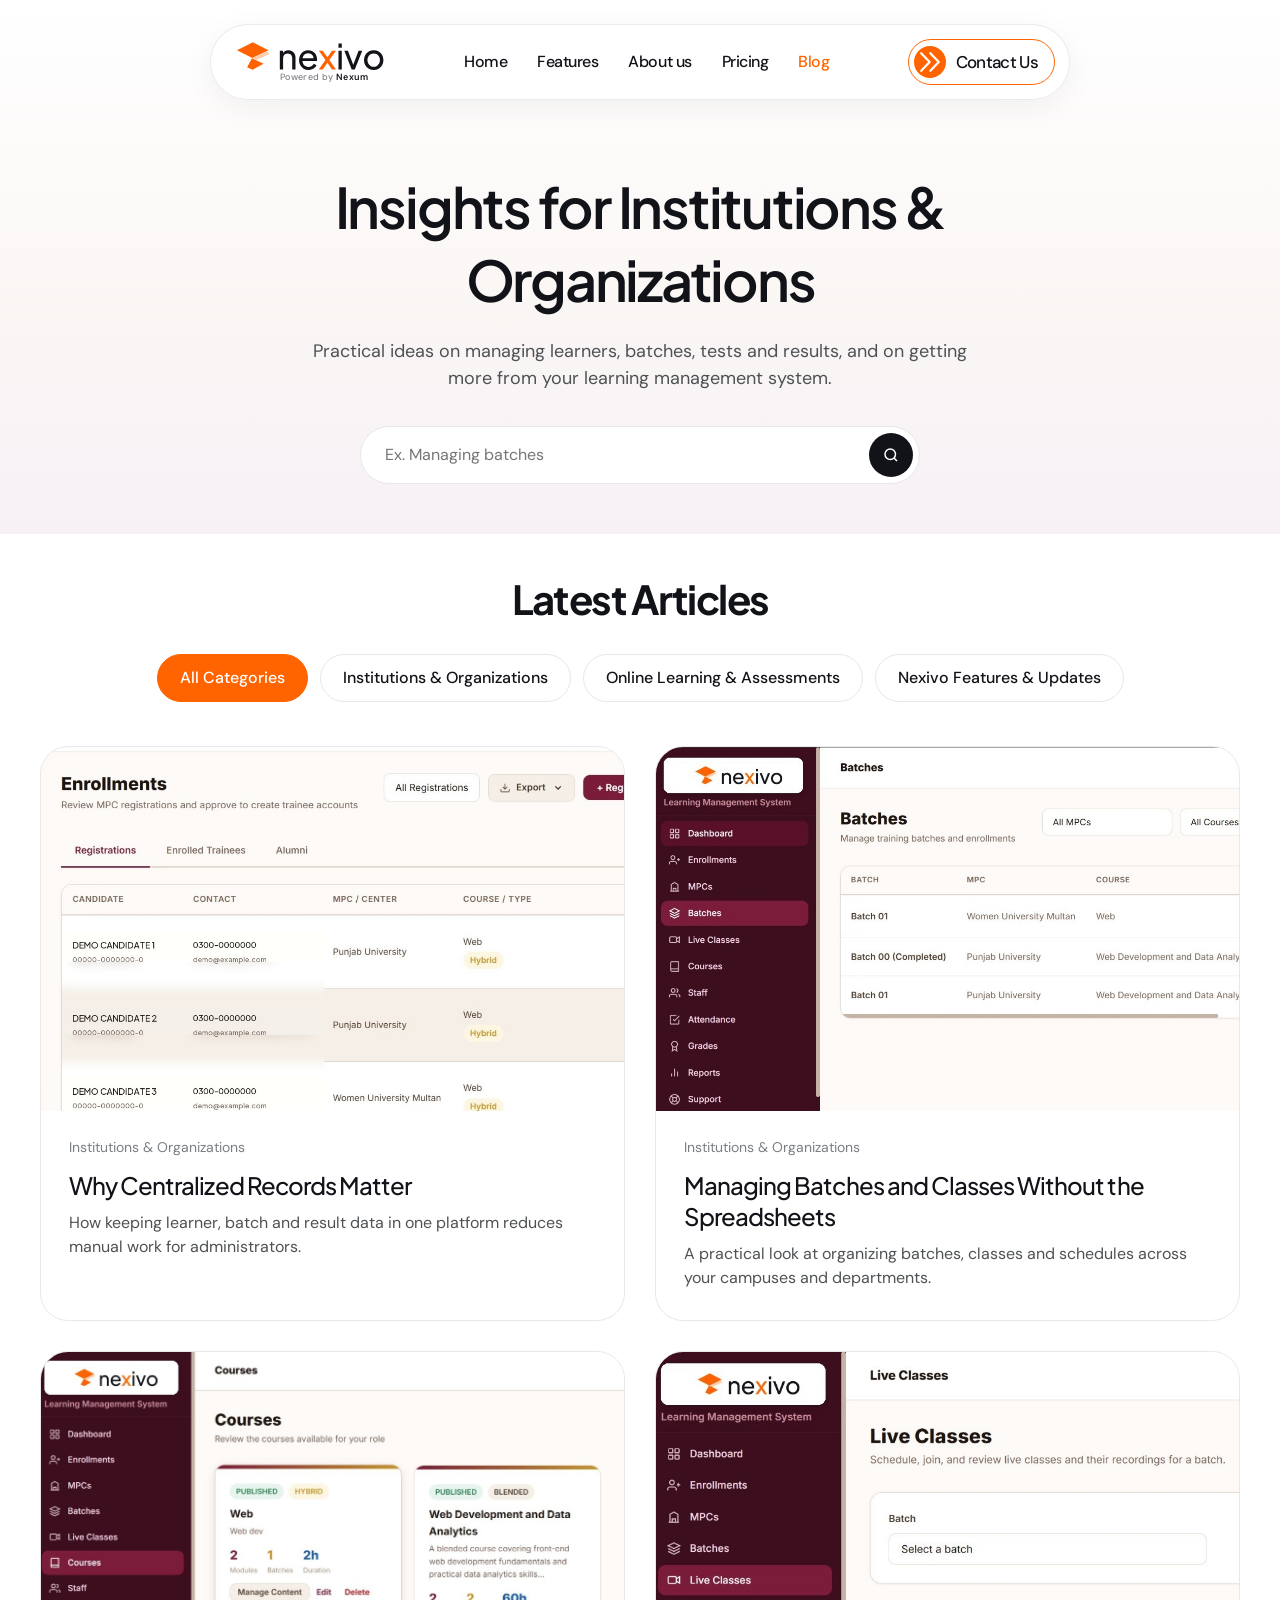
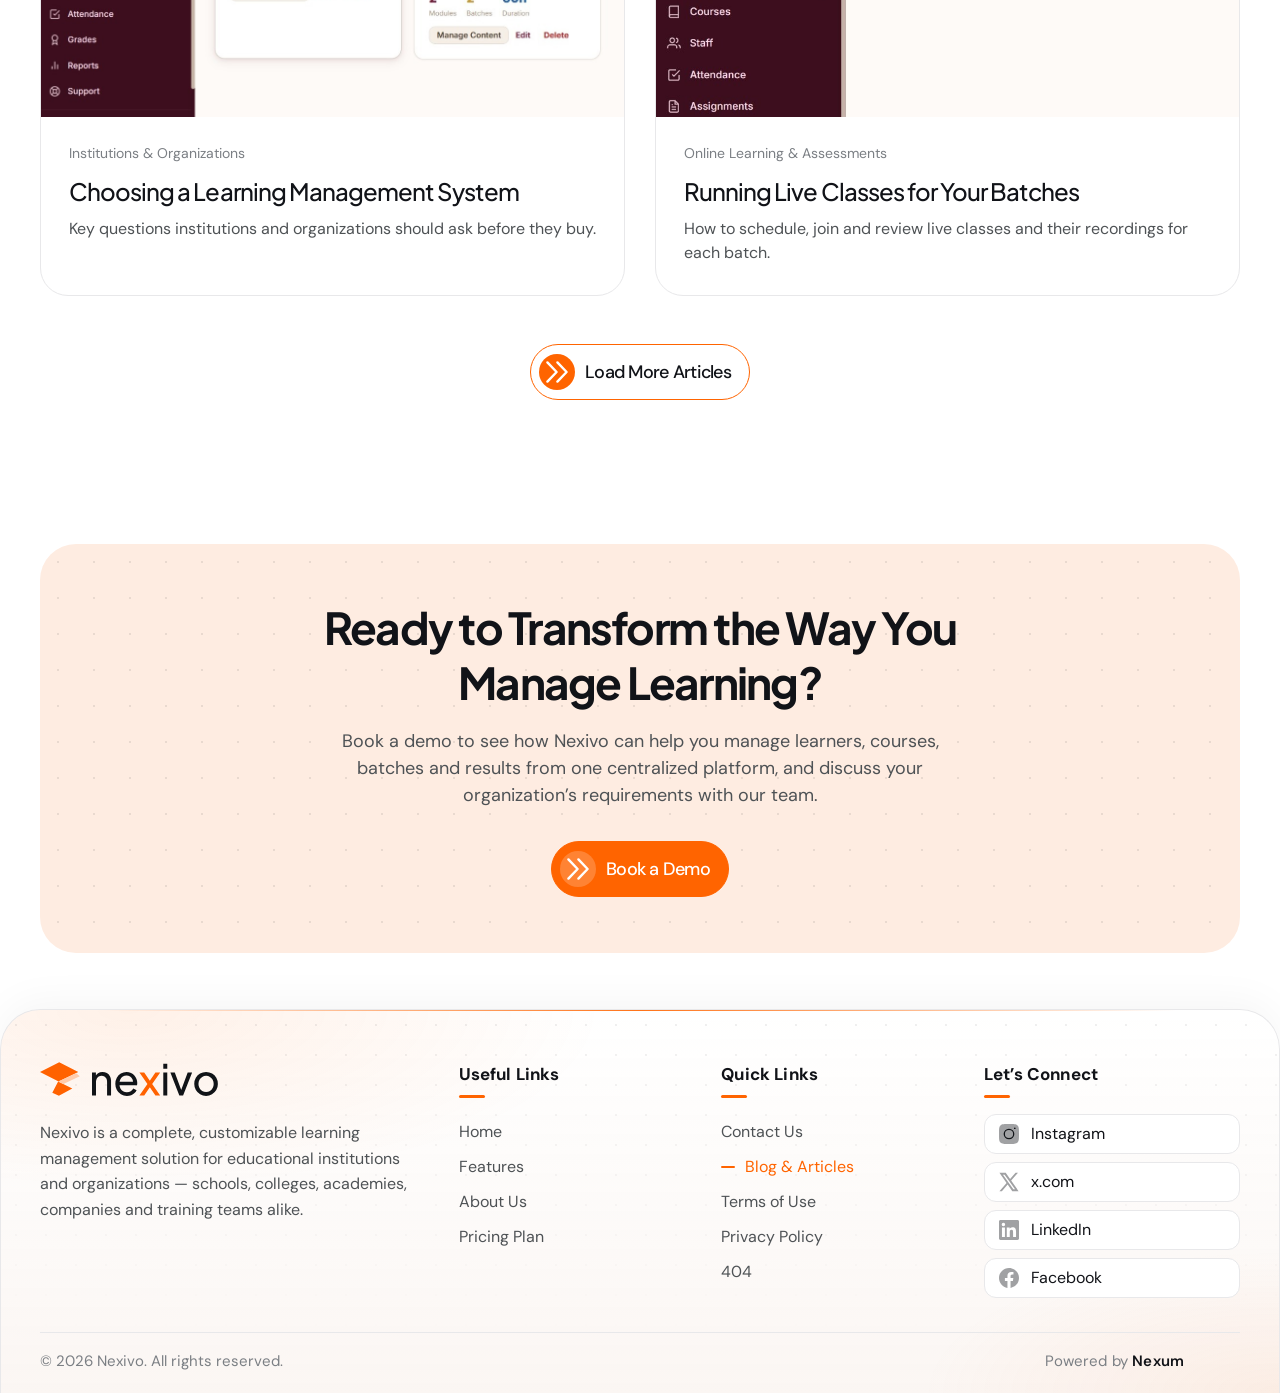
<file: blog.html>
<!doctype html>
<html lang="en"><head><meta charset="utf-8"><meta name="viewport" content="width=device-width,initial-scale=1">
<title>Blog - Nexivo</title><meta name="description" content="Articles for educational institutions and organizations from the Nexivo team.">
<link rel="icon" href="assets/img/t5WQFF2XCSLbSkYCLJ6KuIdgEk.png">
<link rel="preload" href="assets/fonts/PlusJakartaSans.woff2" as="font" type="font/woff2" crossorigin>
<link rel="preload" href="assets/fonts/DMSans.woff2" as="font" type="font/woff2" crossorigin>
<link rel="stylesheet" href="css/style.css?v=1"></head><body>
<div id="site-header"></div>
<main><section class="phero" style="padding-bottom:50px"><div class="wrap"><h1 class="rv">Insights for Institutions &amp; Organizations</h1>
<p class="rv" style="--d:.1s">Practical ideas on managing learners, batches, tests and results, and on getting more from your learning management system.</p>
<div class="search rv" style="--d:.2s"><input type="text" placeholder="Ex. Managing batches" aria-label="Search articles"><span><svg viewBox="0 0 24 24"><circle cx="11" cy="11" r="7"/><path d="M20 20l-4-4"/></svg></span></div></div></section><section class="sec" style="padding-top:40px"><div class="wrap"><div class="sec-head rv" style="margin-bottom:30px"><h2 class="h2" style="font-size:40px">Latest Articles</h2></div>
<div class="chips rv"><button class="chip on" data-cat="all">All Categories</button><button class="chip" data-cat="Institutions & Organizations">Institutions & Organizations</button><button class="chip" data-cat="Online Learning & Assessments">Online Learning & Assessments</button><button class="chip" data-cat="Nexivo Features & Updates">Nexivo Features & Updates</button></div><div class="bgrid"><a class="post rv" data-cat="Institutions & Organizations" href="blog.html" style=""><div class="im"><img src="assets/img/nexivo-enrollments-blog.jpg" alt="Why Centralized Records Matter"  loading="lazy" decoding="async" style="width:100%;height:100%;object-fit:cover;object-position:left top"></div><div class="tx"><div class="meta"><span>Institutions & Organizations</span></div><h3>Why Centralized Records Matter</h3><p>How keeping learner, batch and result data in one platform reduces manual work for administrators.</p></div></a><a class="post rv" data-cat="Institutions & Organizations" href="blog.html" style=""><div class="im"><img src="assets/img/nexivo-batches.jpg" alt="Managing Batches and Classes Without the Spreadsheets"  loading="lazy" decoding="async" style="width:100%;height:100%;object-fit:cover;object-position:left top"></div><div class="tx"><div class="meta"><span>Institutions & Organizations</span></div><h3>Managing Batches and Classes Without the Spreadsheets</h3><p>A practical look at organizing batches, classes and schedules across your campuses and departments.</p></div></a><a class="post rv" data-cat="Institutions & Organizations" href="blog.html" style=""><div class="im"><img src="assets/img/nexivo-courses.jpg" alt="Choosing a Learning Management System"  loading="lazy" decoding="async" style="width:100%;height:100%;object-fit:cover;object-position:left top"></div><div class="tx"><div class="meta"><span>Institutions & Organizations</span></div><h3>Choosing a Learning Management System</h3><p>Key questions institutions and organizations should ask before they buy.</p></div></a><a class="post rv" data-cat="Online Learning & Assessments" href="blog.html" style=""><div class="im"><img src="assets/img/nexivo-blog-4.jpg" alt="Running Live Classes for Your Batches"  loading="lazy" decoding="async" style="width:100%;height:100%;object-fit:cover;object-position:left top"></div><div class="tx"><div class="meta"><span>Online Learning & Assessments</span></div><h3>Running Live Classes for Your Batches</h3><p>How to schedule, join and review live classes and their recordings for each batch.</p></div></a><a class="post rv hidden" data-cat="Online Learning & Assessments" href="blog.html" style="display:none"><div class="im"><img src="assets/img/nexivo-analytics.jpg" alt="Tracking Learner Performance Over Time"  loading="lazy" decoding="async" style="width:100%;height:100%;object-fit:cover;object-position:left top"></div><div class="tx"><div class="meta"><span>Online Learning & Assessments</span></div><h3>Tracking Learner Performance Over Time</h3><p>Why consistent results tracking helps trainers and administrators act earlier.</p></div></a><a class="post rv hidden" data-cat="Nexivo Features & Updates" href="blog.html" style="display:none"><div class="im"><img src="assets/img/nexivo-support.jpg" alt="What’s New in Nexivo"  loading="lazy" decoding="async" style="width:100%;height:100%;object-fit:cover;object-position:left top"></div><div class="tx"><div class="meta"><span>Nexivo Features & Updates</span></div><h3>What’s New in Nexivo</h3><p>Product updates and announcements from the Nexivo team.</p></div></a></div>
<div class="center-cta rv"><a id="loadmore" class="btn btn-line" href="#"><span class="ic"><svg viewBox="2 2 12 12" fill="none" stroke="currentColor" stroke-width="1.2" stroke-linecap="round" stroke-linejoin="round"><path d="M3.2 3.2L7.8 8l-4.6 4.8M8.2 3.2L12.8 8l-4.6 4.8"/></svg></span><span class="lb">Load More Articles</span></a></div></div></section><section class="sec" style="padding-bottom:0"><div class="cta"><div class="cta-box rv">
<h2>Ready to Transform the Way You Manage Learning?</h2>
<p>Book a demo to see how Nexivo can help you manage learners, courses, batches and results from one centralized platform, and discuss your organization’s requirements with our team.</p>
<a class="btn btn-fill" href="contact-us.html"><span class="ic"><svg viewBox="2 2 12 12" fill="none" stroke="currentColor" stroke-width="1.2" stroke-linecap="round" stroke-linejoin="round"><path d="M3.2 3.2L7.8 8l-4.6 4.8M8.2 3.2L12.8 8l-4.6 4.8"/></svg></span><span class="lb">Book a Demo</span></a>
</div></div></section></main>
<div id="site-footer"></div>
<script src="js/components.js?v=1"></script><script src="js/main.js?v=1"></script></body></html>
</file>
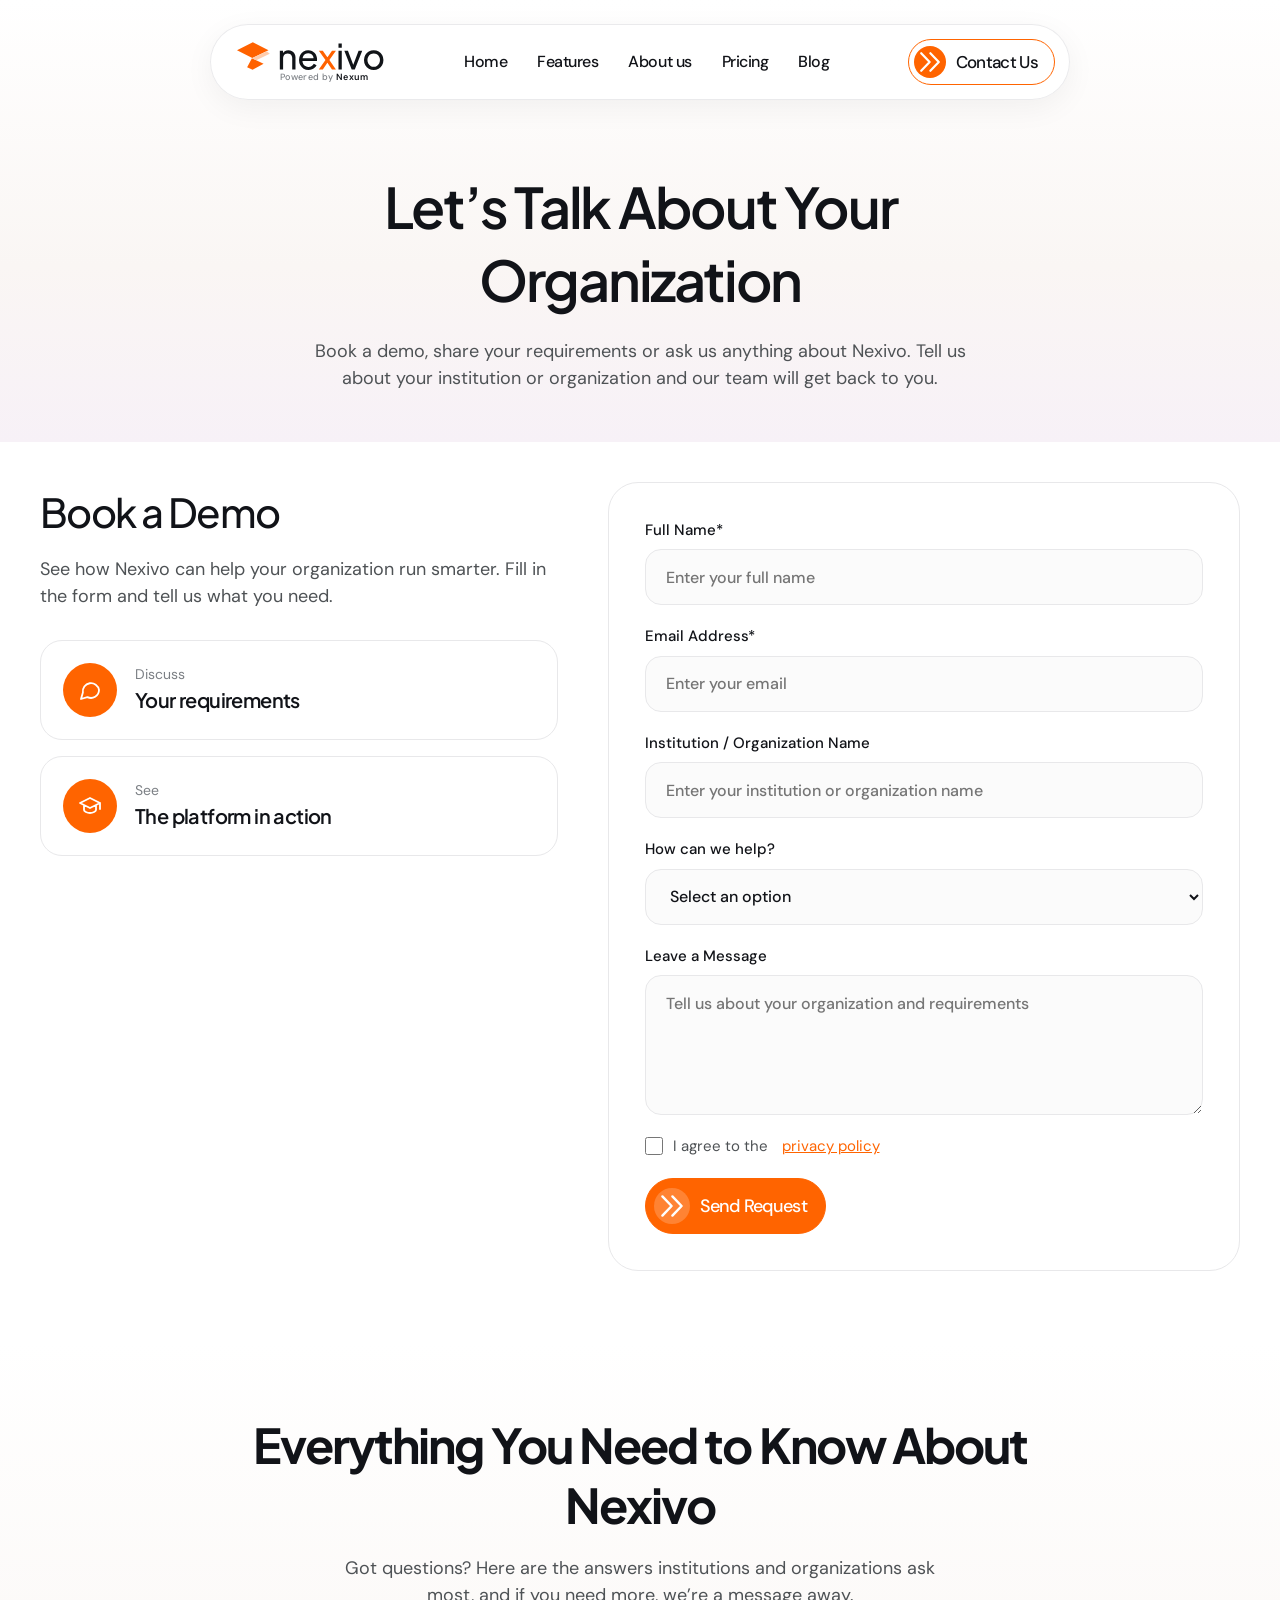
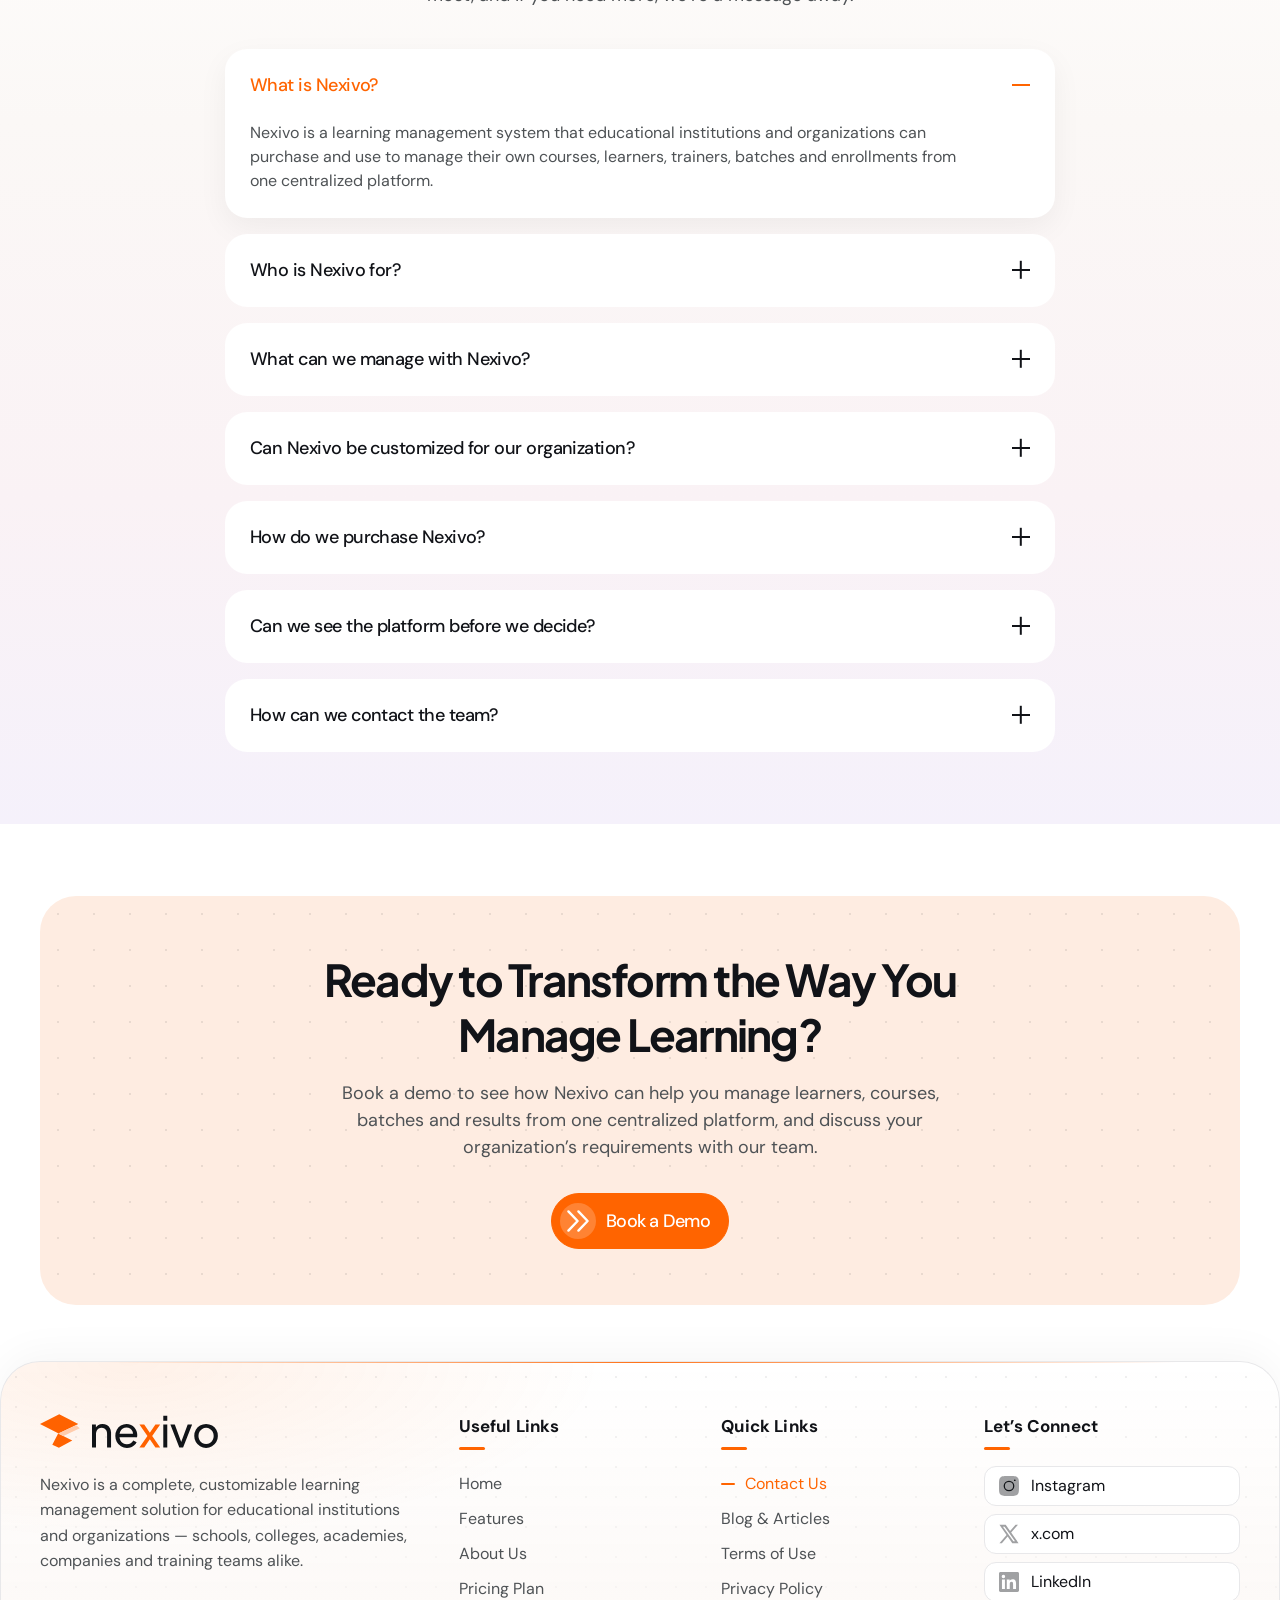
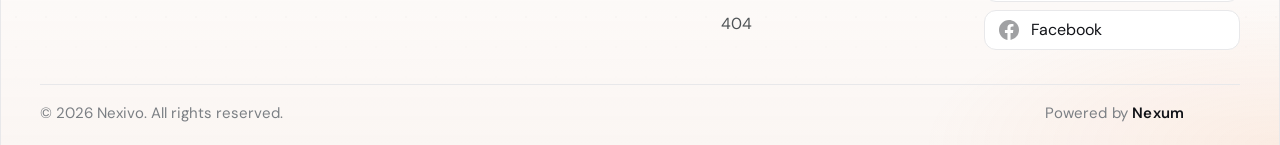
<file: contact-us.html>
<!doctype html>
<html lang="en"><head><meta charset="utf-8"><meta name="viewport" content="width=device-width,initial-scale=1">
<title>Contact Us - Nexivo</title><meta name="description" content="Book a demo or discuss your requirements with the Nexivo team.">
<link rel="icon" href="assets/img/t5WQFF2XCSLbSkYCLJ6KuIdgEk.png">
<link rel="preload" href="assets/fonts/PlusJakartaSans.woff2" as="font" type="font/woff2" crossorigin>
<link rel="preload" href="assets/fonts/DMSans.woff2" as="font" type="font/woff2" crossorigin>
<link rel="stylesheet" href="css/style.css?v=1"></head><body>
<div id="site-header"></div>
<main><section class="phero" style="padding-bottom:50px"><div class="wrap"><h1 class="rv">Let’s Talk About Your Organization</h1>
<p class="rv" style="--d:.1s">Book a demo, share your requirements or ask us anything about Nexivo. Tell us about your institution or organization and our team will get back to you.</p></div></section><section class="sec" style="padding-top:40px"><div class="wrap"><div class="contact">
<div class="cinfo rv rv-l"><h2>Book a Demo</h2><p>See how Nexivo can help your organization run smarter. Fill in the form and tell us what you need.</p>
<div class="cline"><span class="ico"><svg viewBox="0 0 24 24"><path d="M21 12a8 8 0 01-11.6 7.1L3 21l1.9-6.4A8 8 0 1121 12z"/></svg></span><div><small>Discuss</small><b>Your requirements</b></div></div>
<div class="cline"><span class="ico"><svg viewBox="0 0 24 24"><path d="M2 9l10-5 10 5-10 5zM6 11.5V16c0 1.5 3 3 6 3s6-1.5 6-3v-4.5M22 9v6"/></svg></span><div><small>See</small><b>The platform in action</b></div></div></div>
<form class="form rv rv-r" id="contactForm" novalidate>
<label>Full Name*<input type="text" name="name" placeholder="Enter your full name" required><span class="err">Please enter your name.</span></label>
<label>Email Address*<input type="email" name="email" placeholder="Enter your email" required><span class="err">Please enter a valid email.</span></label>
<label>Institution / Organization Name<input type="text" name="institution" placeholder="Enter your institution or organization name"></label>
<label>How can we help?<select name="service"><option value="">Select an option</option><option>Book a Demo</option><option>Discuss My Requirements</option><option>Request a Quote</option><option>Ask a Question</option></select></label>
<label>Leave a Message<textarea name="message" placeholder="Tell us about your organization and requirements"></textarea></label>
<label class="ck"><input type="checkbox" required> I agree to the&nbsp;<a href="privacy-policy.html">privacy policy</a><span class="err" style="margin-left:8px">Required.</span></label>
<button class="btn btn-fill" type="submit" style="justify-self:start"><span class="ic"><svg viewBox="2 2 12 12" fill="none" stroke="currentColor" stroke-width="1.2" stroke-linecap="round" stroke-linejoin="round"><path d="M3.2 3.2L7.8 8l-4.6 4.8M8.2 3.2L12.8 8l-4.6 4.8"/></svg></span><span class="lb">Send Request</span></button></form></div></div></section><section class="sec grad-bg"><div class="wrap"><div class="sec-head rv"><h2 class="h2">Everything You Need to Know About Nexivo</h2>
<p>Got questions? Here are the answers institutions and organizations ask most, and if you need more, we’re a message away.</p></div>
<div class="faq"><div class="qa open rv" style="--d:0.0s"><button aria-expanded="true">What is Nexivo?<span class="pm"></span></button><div class="ans"><div><p>Nexivo is a learning management system that educational institutions and organizations can purchase and use to manage their own courses, learners, trainers, batches and enrollments from one centralized platform.</p></div></div></div><div class="qa rv" style="--d:0.05s"><button aria-expanded="false">Who is Nexivo for?<span class="pm"></span></button><div class="ans"><div><p>Schools, colleges, academies, coaching centers and training institutes, as well as companies, corporate training teams and other organizations. Each one uses Nexivo to manage its own learning and training activities.</p></div></div></div><div class="qa rv" style="--d:0.1s"><button aria-expanded="false">What can we manage with Nexivo?<span class="pm"></span></button><div class="ans"><div><p>Learner management, batch and class management, courses and training programs, trainers and staff, online and mock tests, results and performance tracking, attendance, grades and organized records, all from one dashboard.</p></div></div></div><div class="qa rv" style="--d:0.15000000000000002s"><button aria-expanded="false">Can Nexivo be customized for our organization?<span class="pm"></span></button><div class="ans"><div><p>Nexivo is designed to be flexible. Book a demo and tell us about your requirements, and our team will discuss how the platform can fit the way your institution or organization works, including multiple campuses, branches and departments.</p></div></div></div><div class="qa rv" style="--d:0.2s"><button aria-expanded="false">How do we purchase Nexivo?<span class="pm"></span></button><div class="ans"><div><p>Get in touch through the contact page to book a demo. Once we understand your requirements, our team will walk you through the next steps to get your institution or organization started.</p></div></div></div><div class="qa rv" style="--d:0.25s"><button aria-expanded="false">Can we see the platform before we decide?<span class="pm"></span></button><div class="ans"><div><p>Yes. Book a demo and we will show you the platform and answer your questions.</p></div></div></div><div class="qa rv" style="--d:0.30000000000000004s"><button aria-expanded="false">How can we contact the team?<span class="pm"></span></button><div class="ans"><div><p>Use the contact page to send us your questions or request a demo, and our team will get back to you.</p></div></div></div></div></div></section><section class="sec" style="padding-bottom:0"><div class="cta"><div class="cta-box rv">
<h2>Ready to Transform the Way You Manage Learning?</h2>
<p>Book a demo to see how Nexivo can help you manage learners, courses, batches and results from one centralized platform, and discuss your organization’s requirements with our team.</p>
<a class="btn btn-fill" href="contact-us.html"><span class="ic"><svg viewBox="2 2 12 12" fill="none" stroke="currentColor" stroke-width="1.2" stroke-linecap="round" stroke-linejoin="round"><path d="M3.2 3.2L7.8 8l-4.6 4.8M8.2 3.2L12.8 8l-4.6 4.8"/></svg></span><span class="lb">Book a Demo</span></a>
</div></div></section></main>
<div id="site-footer"></div>
<script src="js/components.js?v=1"></script><script src="js/main.js?v=1"></script></body></html>
</file>
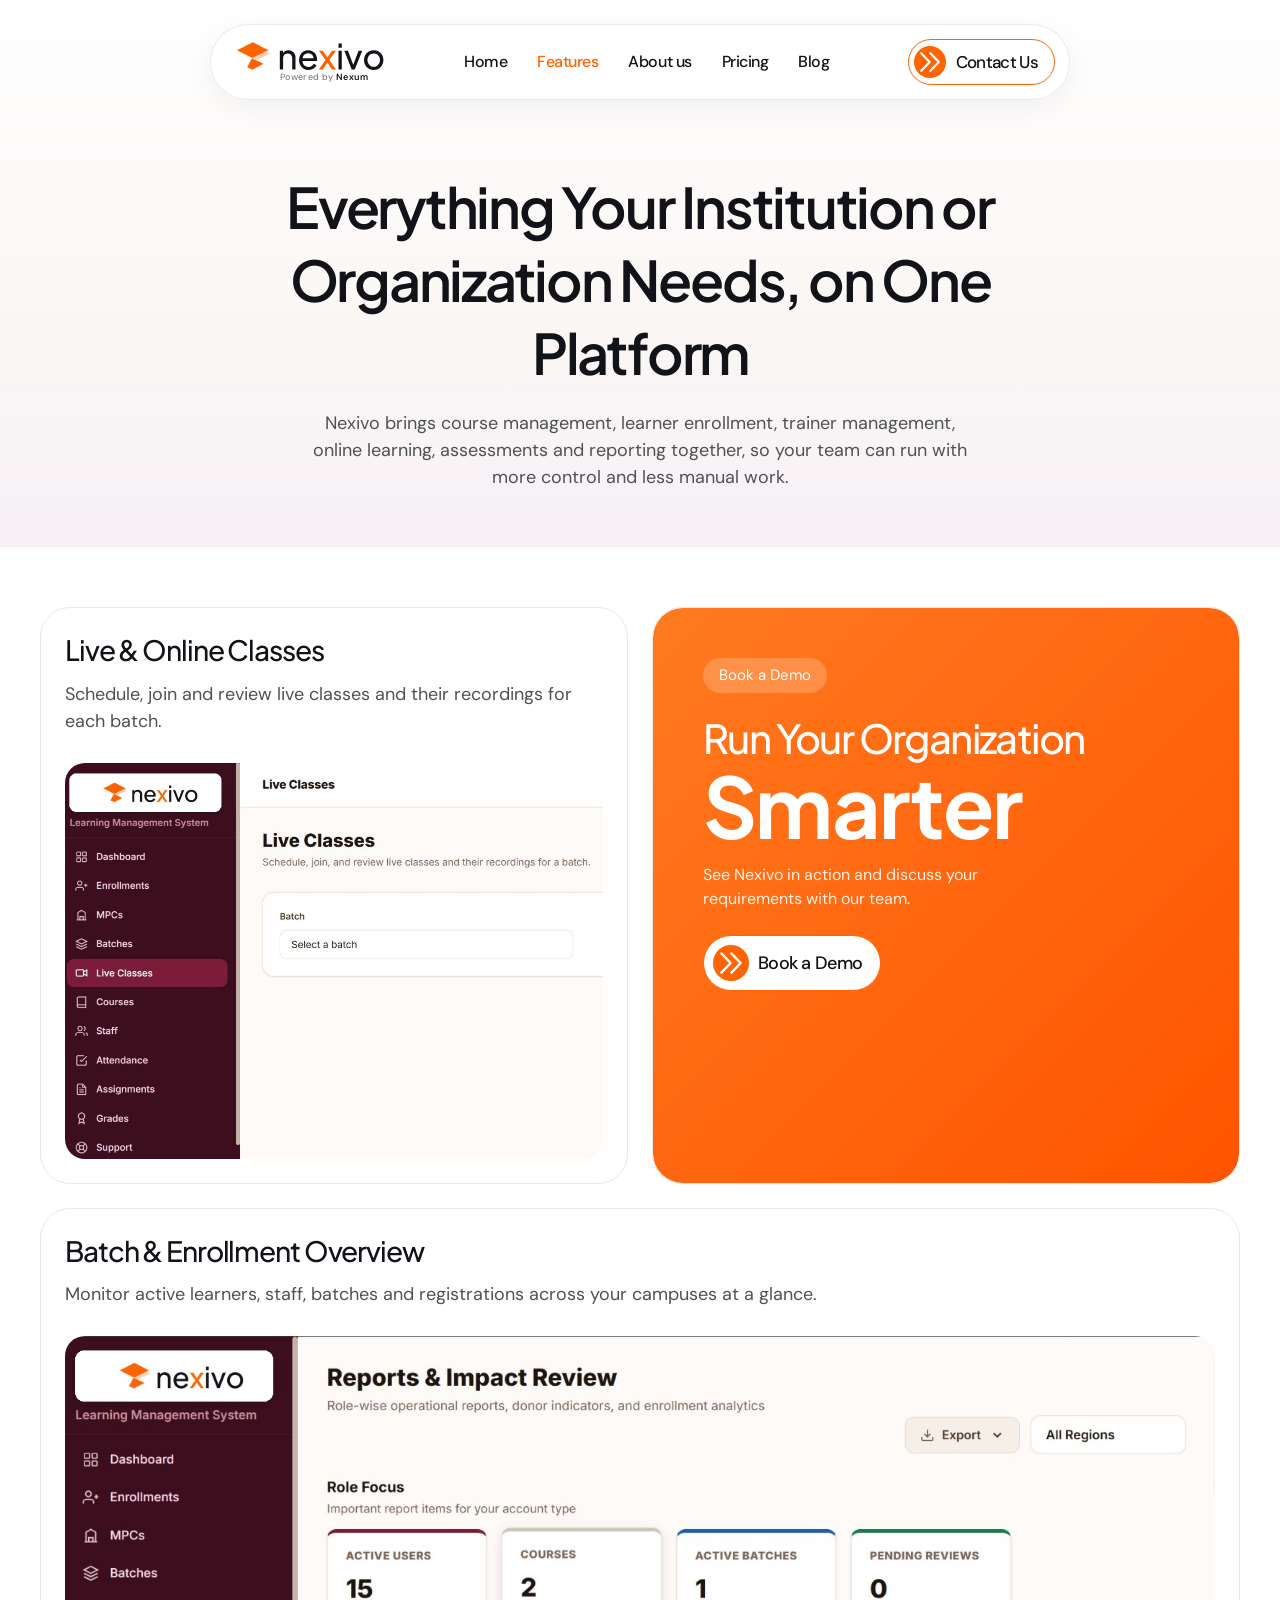
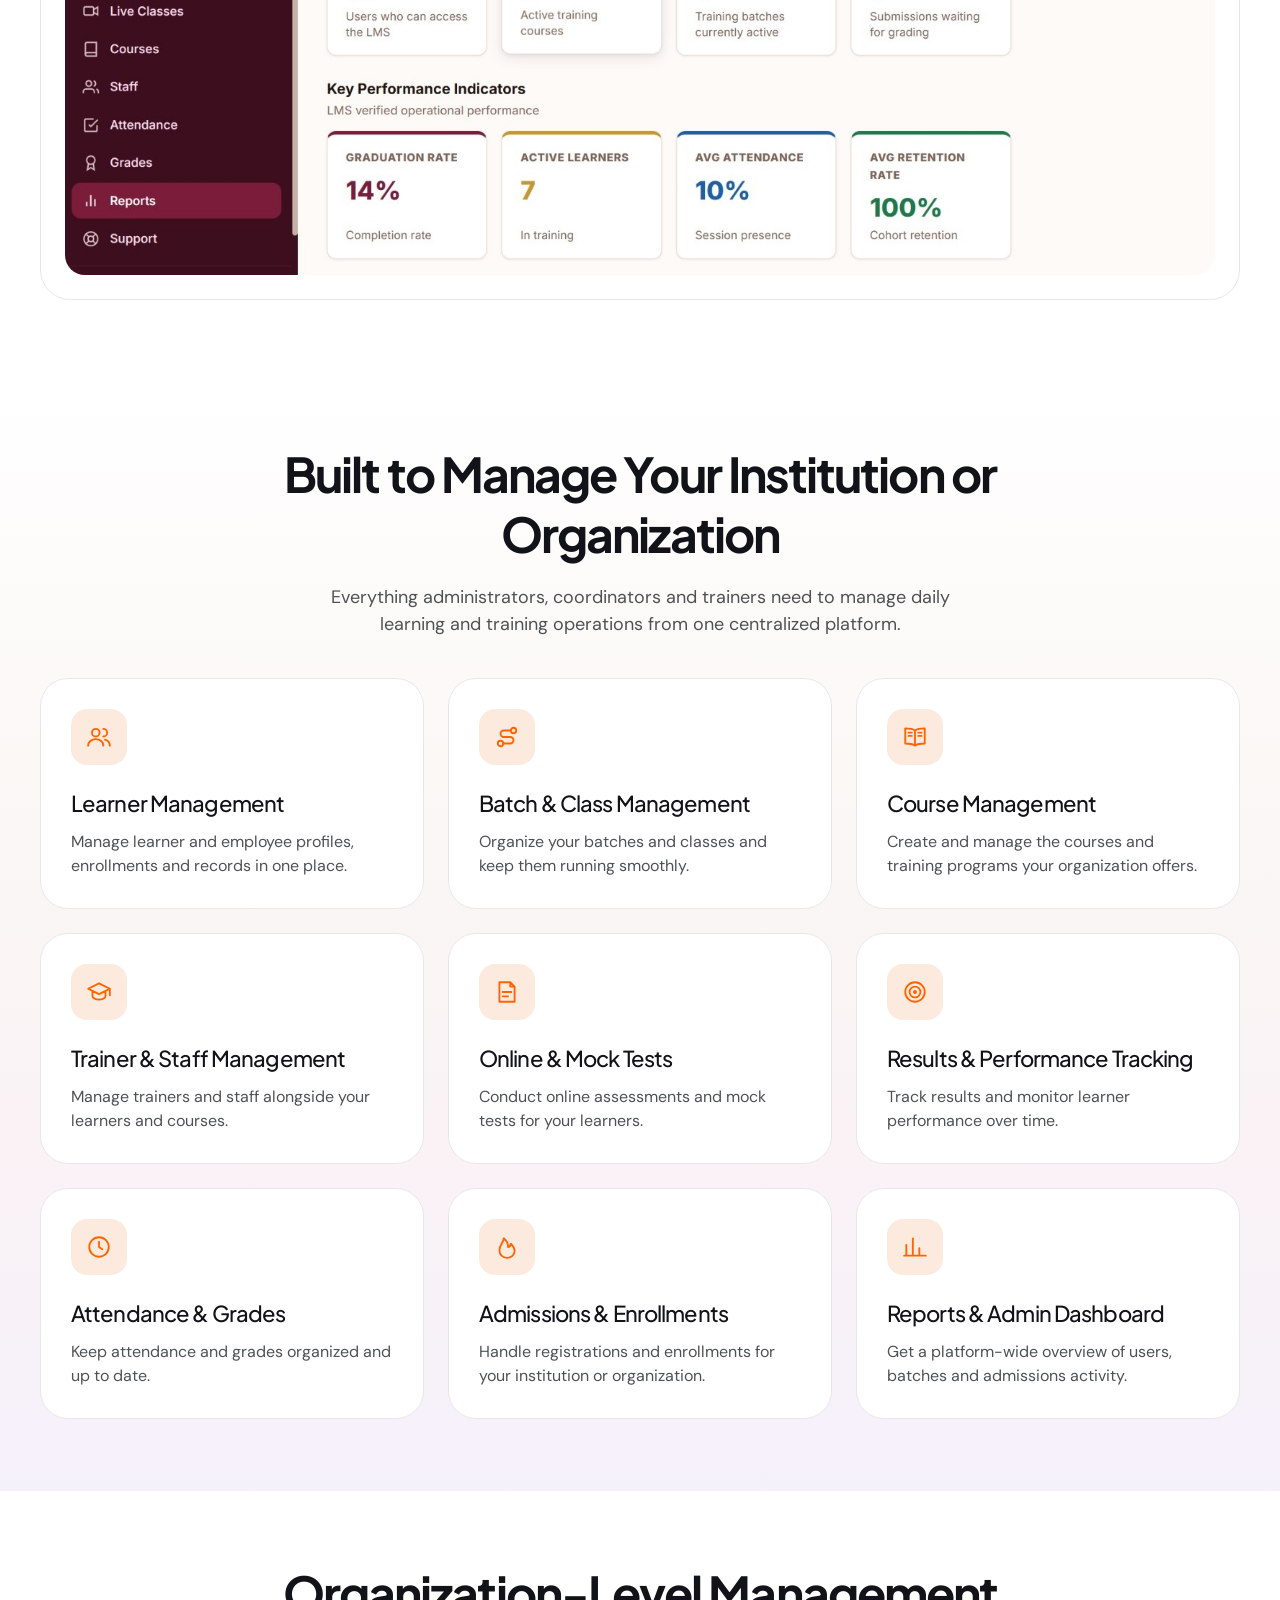
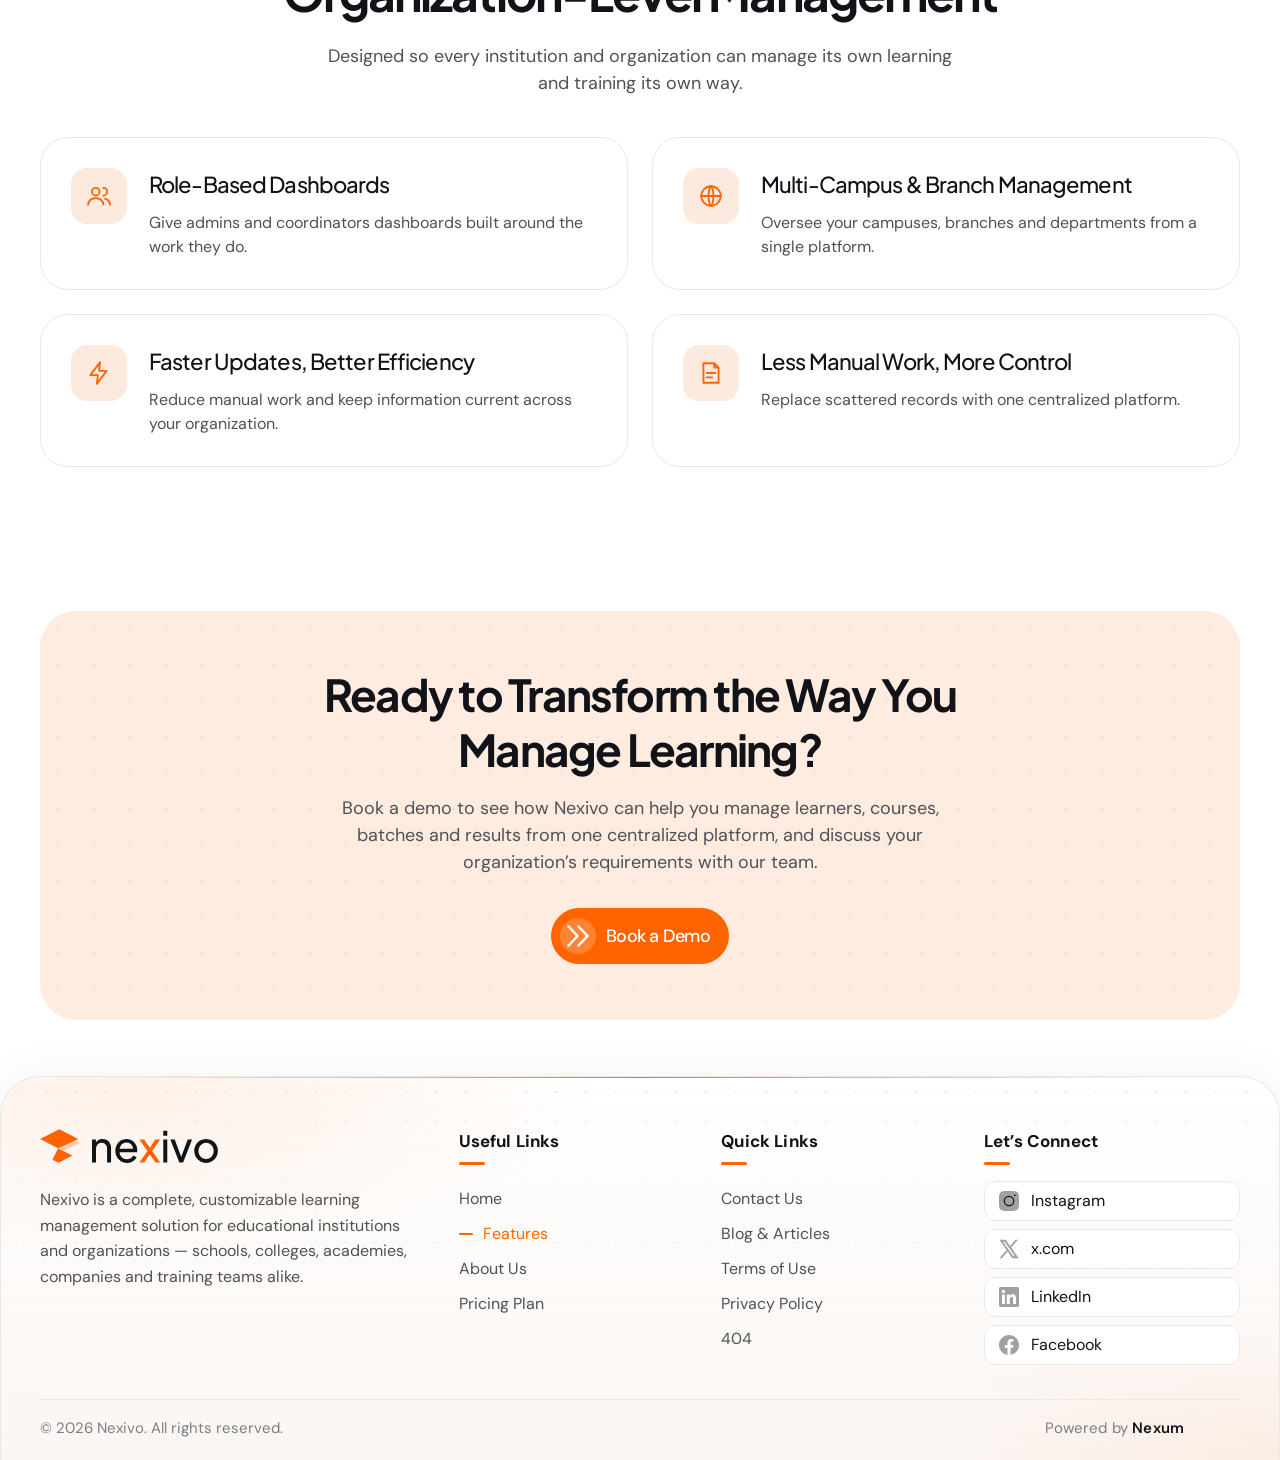
<file: features.html>
<!doctype html>
<html lang="en"><head><meta charset="utf-8"><meta name="viewport" content="width=device-width,initial-scale=1">
<title>Features - Nexivo</title><meta name="description" content="Explore Nexivo features for learner, batch, course and trainer management, online tests and results tracking.">
<link rel="icon" href="assets/img/t5WQFF2XCSLbSkYCLJ6KuIdgEk.png">
<link rel="preload" href="assets/fonts/PlusJakartaSans.woff2" as="font" type="font/woff2" crossorigin>
<link rel="preload" href="assets/fonts/DMSans.woff2" as="font" type="font/woff2" crossorigin>
<link rel="stylesheet" href="css/style.css?v=1"></head><body>
<div id="site-header"></div>
<main><section class="phero"><div class="wrap"><h1 class="rv">Everything Your Institution or Organization Needs, on One Platform</h1>
<p class="rv" style="--d:.1s">Nexivo brings course management, learner enrollment, trainer management, online learning, assessments and reporting together, so your team can run with more control and less manual work.</p></div></section><section class="sec" style="padding-top:60px"><div class="wrap"><div class="bento">
<article class="fcard span-3 rv"><h3>Live &amp; Online Classes</h3><p>Schedule, join and review live classes and their recordings for each batch.</p><div class="shot" style="padding:0;overflow:hidden"><img src="assets/img/nexivo-live.jpg" alt="Nexivo live and online classes screen"  loading="lazy" decoding="async" style="width:100%;height:auto;display:block"></div></article>
<article class="fcard span-3 rv" style="--d:.1s;padding:0"><div class="offer" style="min-height:100%;grid-template-columns:1fr;border-radius:30px;height:100%"><div class="t"><span class="tag">Book a Demo</span><h3>Run Your Organization <b>Smarter</b></h3><p>See Nexivo in action and discuss your requirements with our team.</p><a class="btn btn-line" style="margin-top:24px" href="contact-us.html"><span class="ic"><svg viewBox="2 2 12 12" fill="none" stroke="currentColor" stroke-width="1.2" stroke-linecap="round" stroke-linejoin="round"><path d="M3.2 3.2L7.8 8l-4.6 4.8M8.2 3.2L12.8 8l-4.6 4.8"/></svg></span><span class="lb">Book a Demo</span></a></div></div></article>
<article class="fcard span-6 rv" style="grid-column:span 6"><h3>Batch &amp; Enrollment Overview</h3><p>Monitor active learners, staff, batches and registrations across your campuses at a glance.</p><div class="shot" style="padding:0;overflow:hidden"><img src="assets/img/nexivo-reports.jpg" alt="Nexivo reports and impact review screen"  loading="lazy" decoding="async" style="width:100%;height:auto;display:block"></div></article>
</div></div></section><section class="sec grad-bg"><div class="wrap"><div class="sec-head rv"><h2 class="h2">Built to Manage Your Institution or Organization</h2>
<p>Everything administrators, coordinators and trainers need to manage daily learning and training operations from one centralized platform.</p></div><div class="frow"><article class="fbox rv" style="--d:0.0s"><div class="ico"><svg viewBox="0 0 24 24"><circle cx="9" cy="8" r="3.5"/><path d="M2 20c0-3.5 3-6 7-6s7 2.5 7 6M16 4.5a3.5 3.5 0 010 7M22 20c0-2.8-1.8-4.8-4.5-5.6"/></svg></div><h3>Learner Management</h3><p>Manage learner and employee profiles, enrollments and records in one place.</p></article><article class="fbox rv" style="--d:0.08s"><div class="ico"><svg viewBox="0 0 24 24"><circle cx="6" cy="18" r="2.5"/><circle cx="18" cy="6" r="2.5"/><path d="M8.5 18H15a3 3 0 000-6H9a3 3 0 010-6h6.5"/></svg></div><h3>Batch & Class Management</h3><p>Organize your batches and classes and keep them running smoothly.</p></article><article class="fbox rv" style="--d:0.16s"><div class="ico"><svg viewBox="0 0 24 24"><path d="M12 6c-2-1.5-5-2-9-2v14c4 0 7 .5 9 2 2-1.5 5-2 9-2V4c-4 0-7 .5-9 2zM12 6v14M6 8h3M6 11h3M15 8h3M15 11h3"/></svg></div><h3>Course Management</h3><p>Create and manage the courses and training programs your organization offers.</p></article><article class="fbox rv" style="--d:0.0s"><div class="ico"><svg viewBox="0 0 24 24"><path d="M2 9l10-5 10 5-10 5zM6 11.5V16c0 1.5 3 3 6 3s6-1.5 6-3v-4.5M22 9v6"/></svg></div><h3>Trainer & Staff Management</h3><p>Manage trainers and staff alongside your learners and courses.</p></article><article class="fbox rv" style="--d:0.08s"><div class="ico"><svg viewBox="0 0 24 24"><path d="M5 3h10l4 4v14H5zM15 3v4h4M8 12h8M8 16h5"/></svg></div><h3>Online & Mock Tests</h3><p>Conduct online assessments and mock tests for your learners.</p></article><article class="fbox rv" style="--d:0.16s"><div class="ico"><svg viewBox="0 0 24 24"><circle cx="12" cy="12" r="9"/><circle cx="12" cy="12" r="5"/><circle cx="12" cy="12" r="1"/></svg></div><h3>Results & Performance Tracking</h3><p>Track results and monitor learner performance over time.</p></article><article class="fbox rv" style="--d:0.0s"><div class="ico"><svg viewBox="0 0 24 24"><circle cx="12" cy="12" r="9"/><path d="M12 7v5l3 2"/></svg></div><h3>Attendance & Grades</h3><p>Keep attendance and grades organized and up to date.</p></article><article class="fbox rv" style="--d:0.08s"><div class="ico"><svg viewBox="0 0 24 24"><path d="M12 22c4 0 7-2.6 7-6.5 0-3-2-5-3.5-6.5-.3 2-1.5 3-2.5 3 0-3-1.5-6-4-8 0 4-4 6-4 11 0 4 3 7 7 7z"/></svg></div><h3>Admissions & Enrollments</h3><p>Handle registrations and enrollments for your institution or organization.</p></article><article class="fbox rv" style="--d:0.16s"><div class="ico"><svg viewBox="0 0 24 24"><path d="M4 20V10M10 20V4M16 20v-7M22 20H2"/></svg></div><h3>Reports & Admin Dashboard</h3><p>Get a platform-wide overview of users, batches and admissions activity.</p></article></div></div></section><section class="sec"><div class="wrap"><div class="sec-head rv"><h2 class="h2">Organization-Level Management</h2><p>Designed so every institution and organization can manage its own learning and training its own way.</p></div><div class="nextgrid"><article class="fbox rv" style="--d:0.0s"><div class="ico" style="flex:none;margin:0"><svg viewBox="0 0 24 24"><circle cx="9" cy="8" r="3.5"/><path d="M2 20c0-3.5 3-6 7-6s7 2.5 7 6M16 4.5a3.5 3.5 0 010 7M22 20c0-2.8-1.8-4.8-4.5-5.6"/></svg></div><div><h3>Role-Based Dashboards</h3><p>Give admins and coordinators dashboards built around the work they do.</p></div></article><article class="fbox rv" style="--d:0.1s"><div class="ico" style="flex:none;margin:0"><svg viewBox="0 0 24 24"><circle cx="12" cy="12" r="9"/><path d="M3 12h18M12 3c3 3 3 15 0 18M12 3c-3 3-3 15 0 18"/></svg></div><div><h3>Multi-Campus & Branch Management</h3><p>Oversee your campuses, branches and departments from a single platform.</p></div></article><article class="fbox rv" style="--d:0.0s"><div class="ico" style="flex:none;margin:0"><svg viewBox="0 0 24 24"><path d="M13 2L4 14h7l-1 8 9-12h-7z"/></svg></div><div><h3>Faster Updates, Better Efficiency</h3><p>Reduce manual work and keep information current across your organization.</p></div></article><article class="fbox rv" style="--d:0.1s"><div class="ico" style="flex:none;margin:0"><svg viewBox="0 0 24 24"><path d="M5 3h10l4 4v14H5zM15 3v4h4M8 12h8M8 16h5"/></svg></div><div><h3>Less Manual Work, More Control</h3><p>Replace scattered records with one centralized platform.</p></div></article></div></div></section><section class="sec" style="padding-bottom:0"><div class="cta"><div class="cta-box rv">
<h2>Ready to Transform the Way You Manage Learning?</h2>
<p>Book a demo to see how Nexivo can help you manage learners, courses, batches and results from one centralized platform, and discuss your organization’s requirements with our team.</p>
<a class="btn btn-fill" href="contact-us.html"><span class="ic"><svg viewBox="2 2 12 12" fill="none" stroke="currentColor" stroke-width="1.2" stroke-linecap="round" stroke-linejoin="round"><path d="M3.2 3.2L7.8 8l-4.6 4.8M8.2 3.2L12.8 8l-4.6 4.8"/></svg></span><span class="lb">Book a Demo</span></a>
</div></div></section></main>
<div id="site-footer"></div>
<script src="js/components.js?v=1"></script><script src="js/main.js?v=1"></script></body></html>
</file>
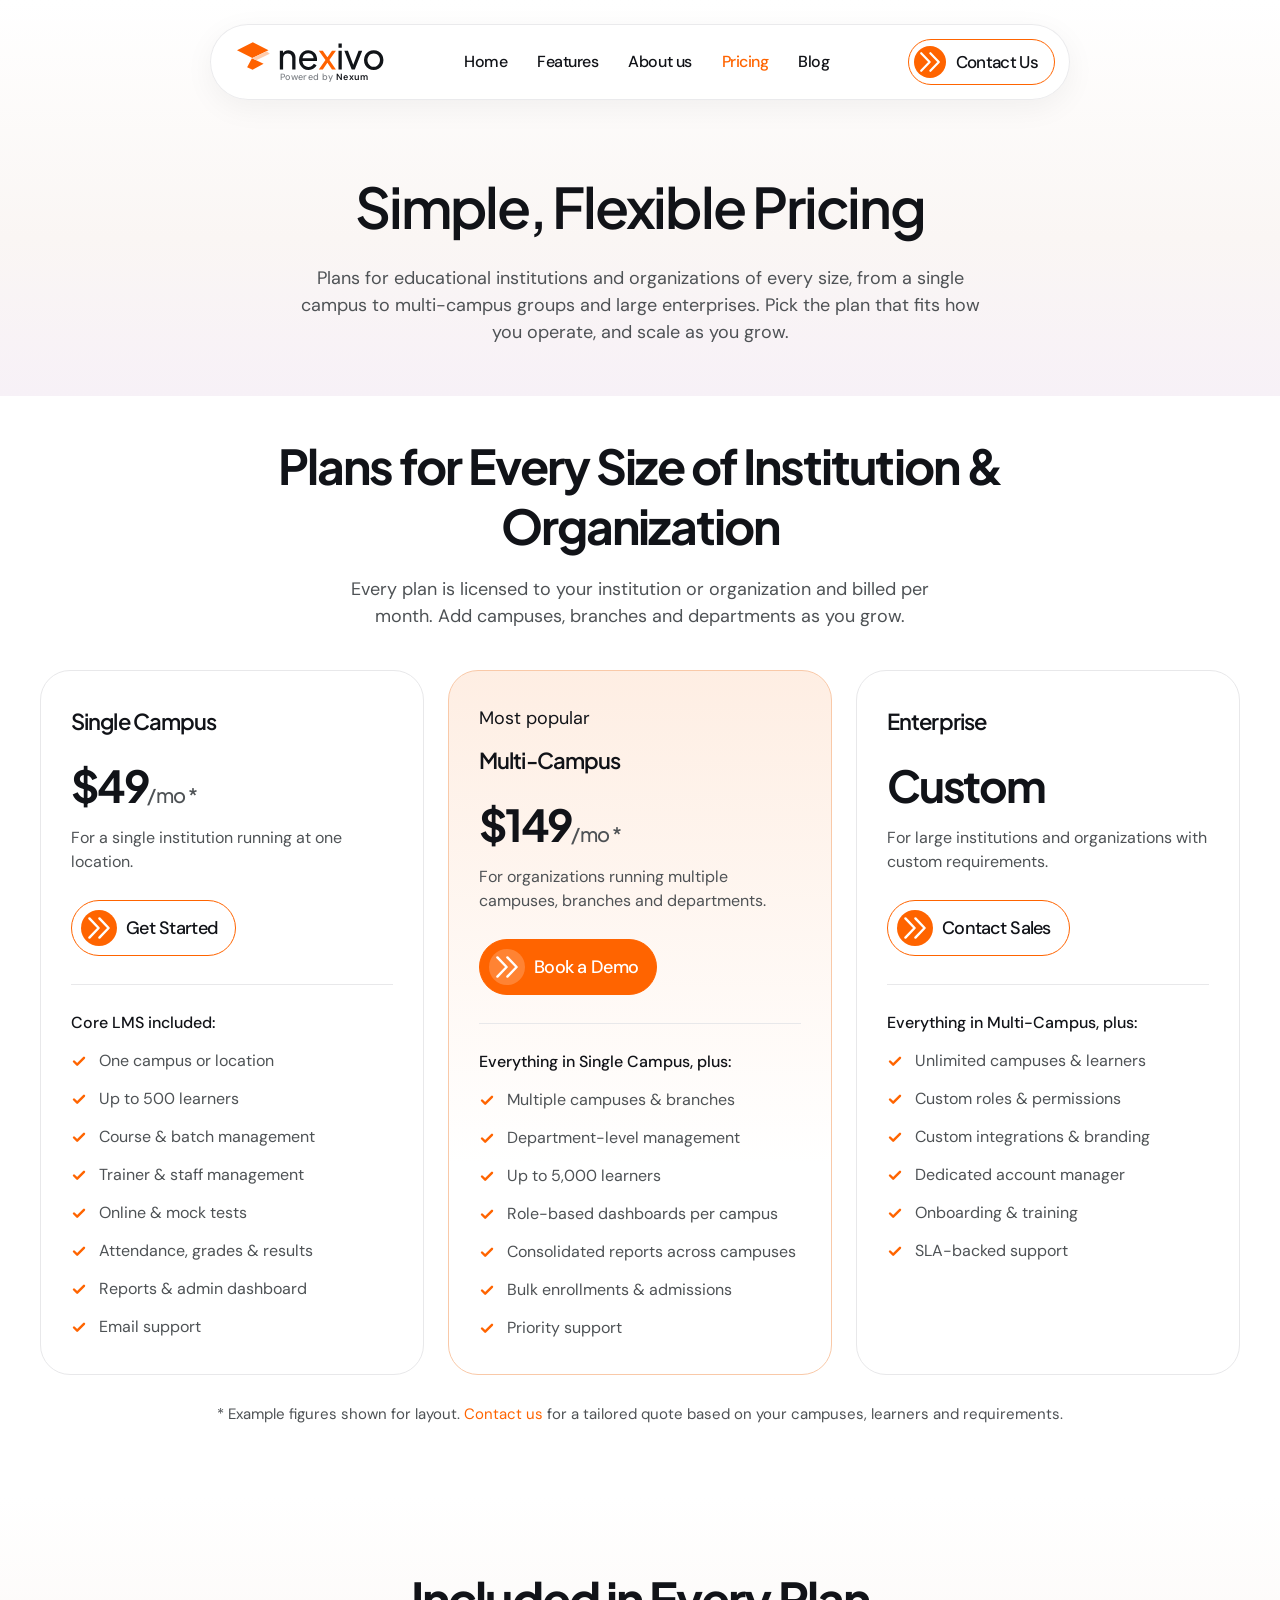
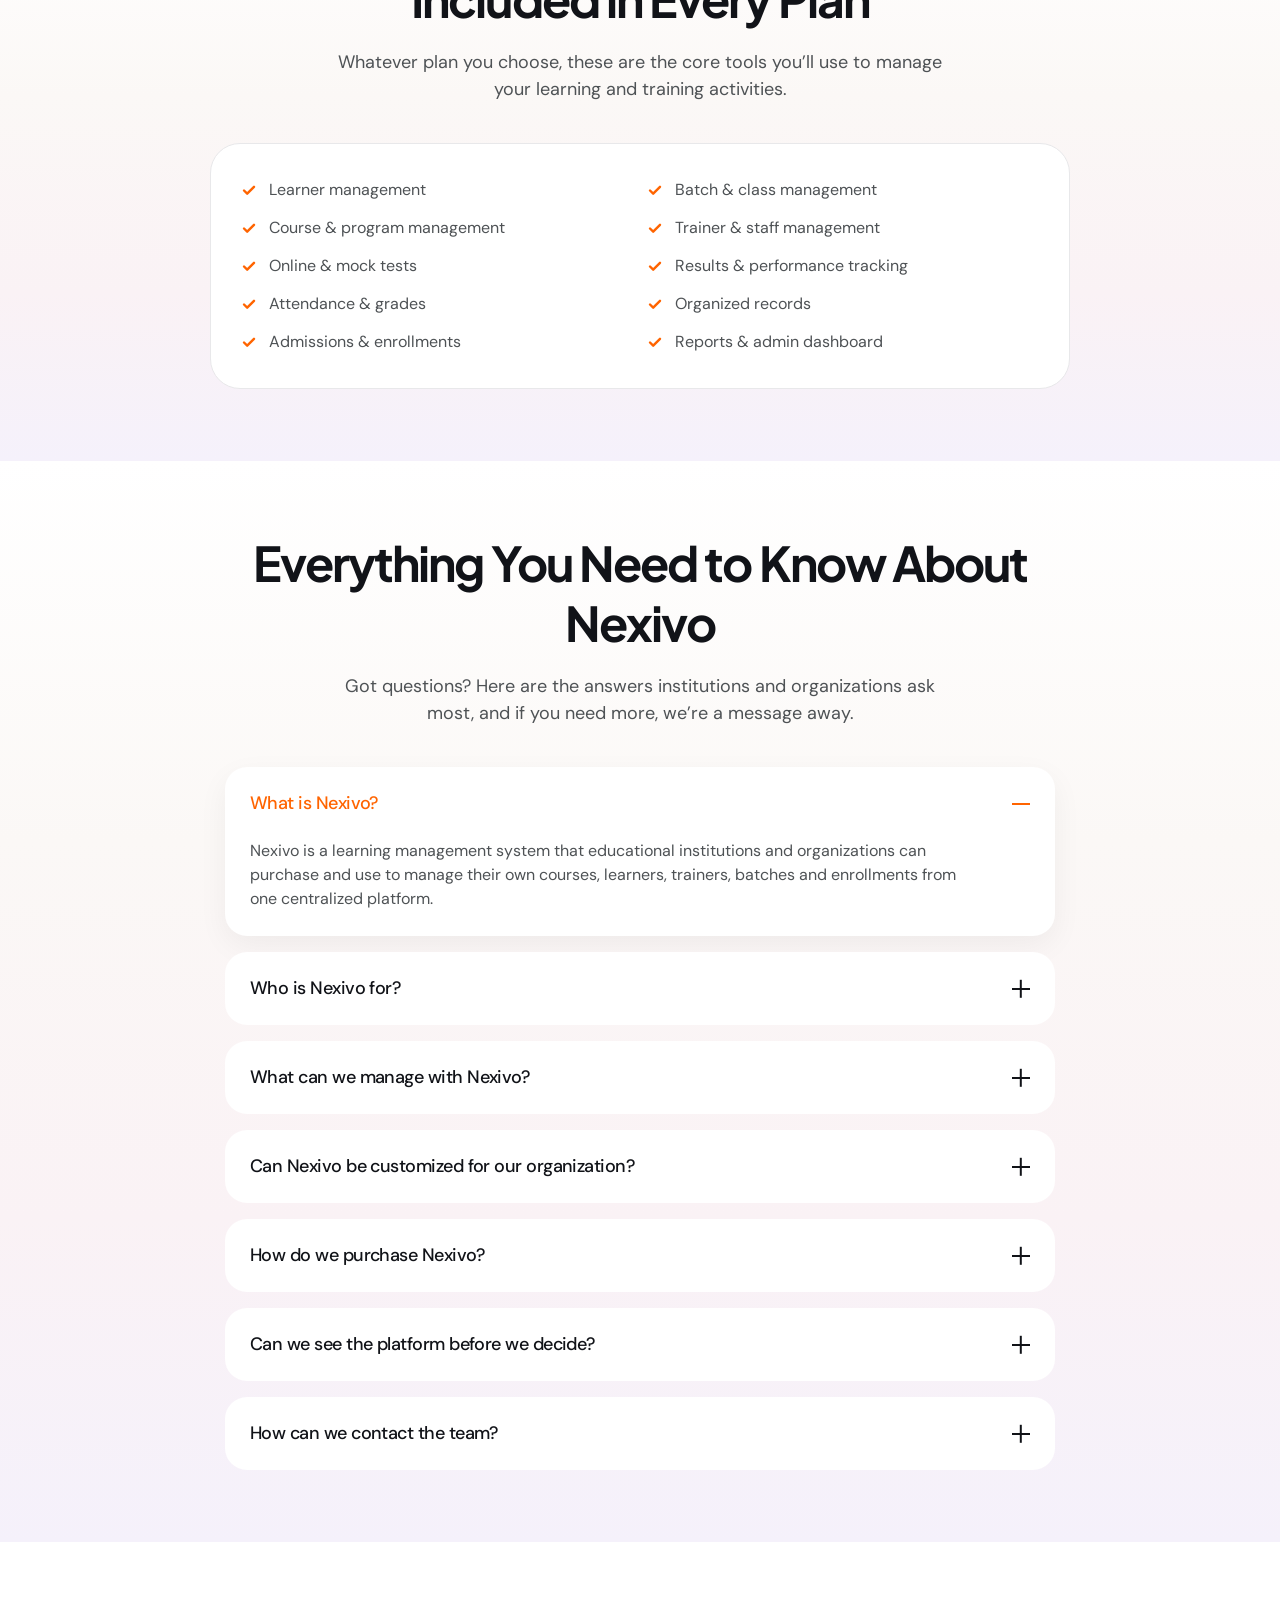
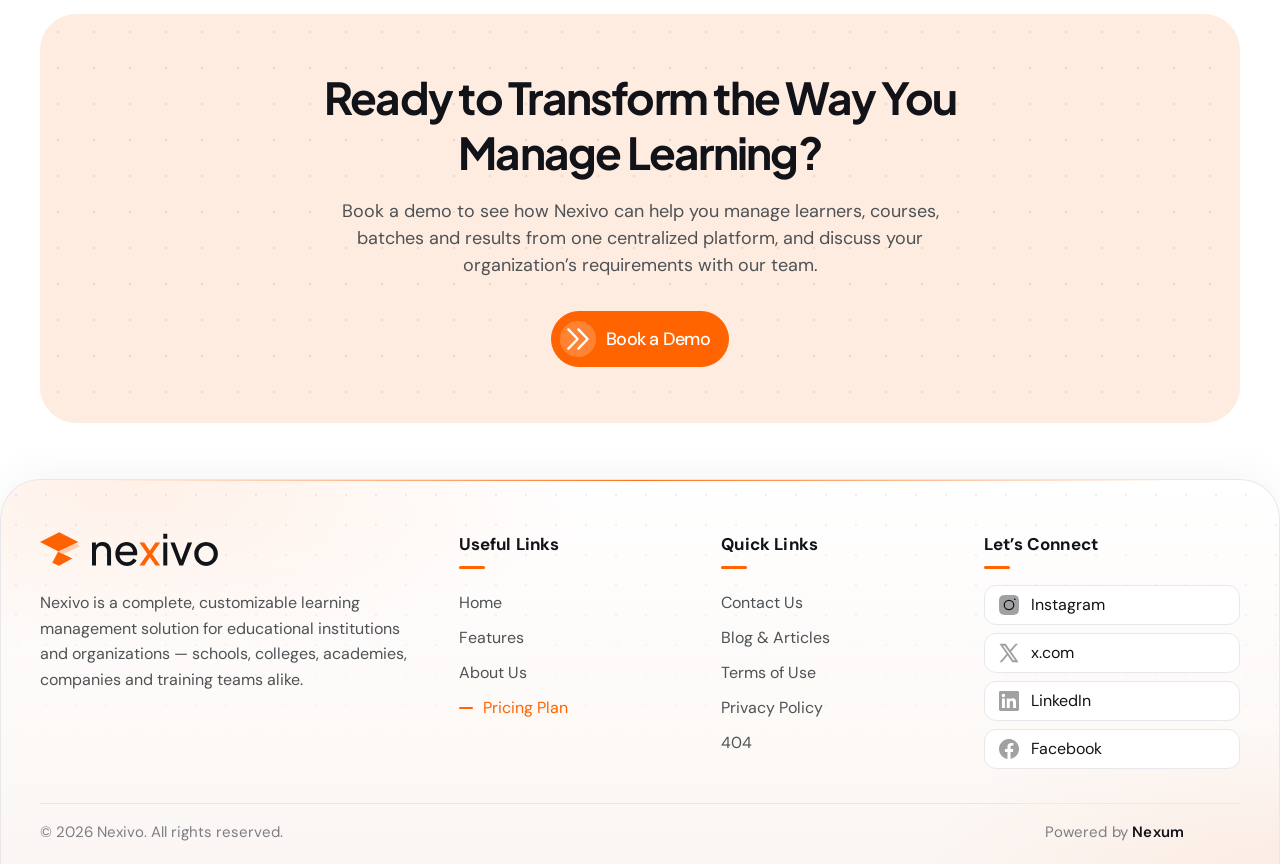
<file: pricing.html>
<!doctype html>
<html lang="en"><head><meta charset="utf-8"><meta name="viewport" content="width=device-width,initial-scale=1">
<title>Pricing - Nexivo</title><meta name="description" content="Nexivo pricing plans for educational institutions and organizations — single campus, multi-campus and enterprise, with multi-branch and department support.">
<link rel="icon" href="assets/img/t5WQFF2XCSLbSkYCLJ6KuIdgEk.png">
<link rel="preload" href="assets/fonts/PlusJakartaSans.woff2" as="font" type="font/woff2" crossorigin>
<link rel="preload" href="assets/fonts/DMSans.woff2" as="font" type="font/woff2" crossorigin>
<link rel="stylesheet" href="css/style.css?v=1"></head><body>
<div id="site-header"></div>
<main><section class="phero" style="padding-bottom:50px"><div class="wrap"><h1 class="rv">Simple, Flexible Pricing</h1><p class="rv" style="--d:.1s">Plans for educational institutions and organizations of every size, from a single campus to multi-campus groups and large enterprises. Pick the plan that fits how you operate, and scale as you grow.</p></div></section><section class="sec" style="padding-top:40px"><div class="wrap"><div class="sec-head rv"><h2 class="h2">Plans for Every Size of Institution &amp; Organization</h2>
<p>Every plan is licensed to your institution or organization and billed per month. Add campuses, branches and departments as you grow.</p></div><div class="plans"><article class="plan rv" style="--d:0.0s"><div class="nm">Single Campus</div><div class="pr">$49<small>/mo *</small></div><p class="ds">For a single institution running at one location.</p>
<a class="btn btn-line" href="contact-us.html"><span class="ic"><svg viewBox="2 2 12 12" fill="none" stroke="currentColor" stroke-width="1.2" stroke-linecap="round" stroke-linejoin="round"><path d="M3.2 3.2L7.8 8l-4.6 4.8M8.2 3.2L12.8 8l-4.6 4.8"/></svg></span><span class="lb">Get Started</span></a><ul><li class="hd">Core LMS included:</li><li><svg viewBox="0 0 16 16"><path d="M3 8.5l3.2 3.2L13 4.8"/></svg>One campus or location</li><li><svg viewBox="0 0 16 16"><path d="M3 8.5l3.2 3.2L13 4.8"/></svg>Up to 500 learners</li><li><svg viewBox="0 0 16 16"><path d="M3 8.5l3.2 3.2L13 4.8"/></svg>Course &amp; batch management</li><li><svg viewBox="0 0 16 16"><path d="M3 8.5l3.2 3.2L13 4.8"/></svg>Trainer &amp; staff management</li><li><svg viewBox="0 0 16 16"><path d="M3 8.5l3.2 3.2L13 4.8"/></svg>Online &amp; mock tests</li><li><svg viewBox="0 0 16 16"><path d="M3 8.5l3.2 3.2L13 4.8"/></svg>Attendance, grades &amp; results</li><li><svg viewBox="0 0 16 16"><path d="M3 8.5l3.2 3.2L13 4.8"/></svg>Reports &amp; admin dashboard</li><li><svg viewBox="0 0 16 16"><path d="M3 8.5l3.2 3.2L13 4.8"/></svg>Email support</li></ul></article><article class="plan hot rv" style="--d:0.1s"><span class="tag" style="display:inline-block;margin-bottom:12px">Most popular</span><div class="nm">Multi-Campus</div><div class="pr">$149<small>/mo *</small></div><p class="ds">For organizations running multiple campuses, branches and departments.</p>
<a class="btn btn-fill" href="contact-us.html"><span class="ic"><svg viewBox="2 2 12 12" fill="none" stroke="currentColor" stroke-width="1.2" stroke-linecap="round" stroke-linejoin="round"><path d="M3.2 3.2L7.8 8l-4.6 4.8M8.2 3.2L12.8 8l-4.6 4.8"/></svg></span><span class="lb">Book a Demo</span></a><ul><li class="hd">Everything in Single Campus, plus:</li><li><svg viewBox="0 0 16 16"><path d="M3 8.5l3.2 3.2L13 4.8"/></svg>Multiple campuses &amp; branches</li><li><svg viewBox="0 0 16 16"><path d="M3 8.5l3.2 3.2L13 4.8"/></svg>Department-level management</li><li><svg viewBox="0 0 16 16"><path d="M3 8.5l3.2 3.2L13 4.8"/></svg>Up to 5,000 learners</li><li><svg viewBox="0 0 16 16"><path d="M3 8.5l3.2 3.2L13 4.8"/></svg>Role-based dashboards per campus</li><li><svg viewBox="0 0 16 16"><path d="M3 8.5l3.2 3.2L13 4.8"/></svg>Consolidated reports across campuses</li><li><svg viewBox="0 0 16 16"><path d="M3 8.5l3.2 3.2L13 4.8"/></svg>Bulk enrollments &amp; admissions</li><li><svg viewBox="0 0 16 16"><path d="M3 8.5l3.2 3.2L13 4.8"/></svg>Priority support</li></ul></article><article class="plan rv" style="--d:0.2s"><div class="nm">Enterprise</div><div class="pr">Custom</div><p class="ds">For large institutions and organizations with custom requirements.</p>
<a class="btn btn-line" href="contact-us.html"><span class="ic"><svg viewBox="2 2 12 12" fill="none" stroke="currentColor" stroke-width="1.2" stroke-linecap="round" stroke-linejoin="round"><path d="M3.2 3.2L7.8 8l-4.6 4.8M8.2 3.2L12.8 8l-4.6 4.8"/></svg></span><span class="lb">Contact Sales</span></a><ul><li class="hd">Everything in Multi-Campus, plus:</li><li><svg viewBox="0 0 16 16"><path d="M3 8.5l3.2 3.2L13 4.8"/></svg>Unlimited campuses &amp; learners</li><li><svg viewBox="0 0 16 16"><path d="M3 8.5l3.2 3.2L13 4.8"/></svg>Custom roles &amp; permissions</li><li><svg viewBox="0 0 16 16"><path d="M3 8.5l3.2 3.2L13 4.8"/></svg>Custom integrations &amp; branding</li><li><svg viewBox="0 0 16 16"><path d="M3 8.5l3.2 3.2L13 4.8"/></svg>Dedicated account manager</li><li><svg viewBox="0 0 16 16"><path d="M3 8.5l3.2 3.2L13 4.8"/></svg>Onboarding &amp; training</li><li><svg viewBox="0 0 16 16"><path d="M3 8.5l3.2 3.2L13 4.8"/></svg>SLA-backed support</li></ul></article></div>
<p class="rv" style="text-align:center;margin-top:28px;font-size:15px;color:var(--gray)">* Example figures shown for layout. <a href="contact-us.html" style="color:var(--orange)">Contact us</a> for a tailored quote based on your campuses, learners and requirements.</p></div></section><section class="sec grad-bg"><div class="wrap"><div class="sec-head rv"><h2 class="h2">Included in Every Plan</h2>
<p>Whatever plan you choose, these are the core tools you’ll use to manage your learning and training activities.</p></div>
<div class="plan rv" style="max-width:860px;margin:0 auto"><ul class="capgrid" style="border-top:0;padding-top:0;grid-template-columns:repeat(2,1fr)"><li><svg viewBox="0 0 16 16"><path d="M3 8.5l3.2 3.2L13 4.8"/></svg>Learner management</li><li><svg viewBox="0 0 16 16"><path d="M3 8.5l3.2 3.2L13 4.8"/></svg>Batch & class management</li><li><svg viewBox="0 0 16 16"><path d="M3 8.5l3.2 3.2L13 4.8"/></svg>Course & program management</li><li><svg viewBox="0 0 16 16"><path d="M3 8.5l3.2 3.2L13 4.8"/></svg>Trainer & staff management</li><li><svg viewBox="0 0 16 16"><path d="M3 8.5l3.2 3.2L13 4.8"/></svg>Online & mock tests</li><li><svg viewBox="0 0 16 16"><path d="M3 8.5l3.2 3.2L13 4.8"/></svg>Results & performance tracking</li><li><svg viewBox="0 0 16 16"><path d="M3 8.5l3.2 3.2L13 4.8"/></svg>Attendance & grades</li><li><svg viewBox="0 0 16 16"><path d="M3 8.5l3.2 3.2L13 4.8"/></svg>Organized records</li><li><svg viewBox="0 0 16 16"><path d="M3 8.5l3.2 3.2L13 4.8"/></svg>Admissions & enrollments</li><li><svg viewBox="0 0 16 16"><path d="M3 8.5l3.2 3.2L13 4.8"/></svg>Reports & admin dashboard</li></ul></div></div></section><section class="sec grad-bg"><div class="wrap"><div class="sec-head rv"><h2 class="h2">Everything You Need to Know About Nexivo</h2>
<p>Got questions? Here are the answers institutions and organizations ask most, and if you need more, we’re a message away.</p></div>
<div class="faq"><div class="qa open rv" style="--d:0.0s"><button aria-expanded="true">What is Nexivo?<span class="pm"></span></button><div class="ans"><div><p>Nexivo is a learning management system that educational institutions and organizations can purchase and use to manage their own courses, learners, trainers, batches and enrollments from one centralized platform.</p></div></div></div><div class="qa rv" style="--d:0.05s"><button aria-expanded="false">Who is Nexivo for?<span class="pm"></span></button><div class="ans"><div><p>Schools, colleges, academies, coaching centers and training institutes, as well as companies, corporate training teams and other organizations. Each one uses Nexivo to manage its own learning and training activities.</p></div></div></div><div class="qa rv" style="--d:0.1s"><button aria-expanded="false">What can we manage with Nexivo?<span class="pm"></span></button><div class="ans"><div><p>Learner management, batch and class management, courses and training programs, trainers and staff, online and mock tests, results and performance tracking, attendance, grades and organized records, all from one dashboard.</p></div></div></div><div class="qa rv" style="--d:0.15000000000000002s"><button aria-expanded="false">Can Nexivo be customized for our organization?<span class="pm"></span></button><div class="ans"><div><p>Nexivo is designed to be flexible. Book a demo and tell us about your requirements, and our team will discuss how the platform can fit the way your institution or organization works, including multiple campuses, branches and departments.</p></div></div></div><div class="qa rv" style="--d:0.2s"><button aria-expanded="false">How do we purchase Nexivo?<span class="pm"></span></button><div class="ans"><div><p>Get in touch through the contact page to book a demo. Once we understand your requirements, our team will walk you through the next steps to get your institution or organization started.</p></div></div></div><div class="qa rv" style="--d:0.25s"><button aria-expanded="false">Can we see the platform before we decide?<span class="pm"></span></button><div class="ans"><div><p>Yes. Book a demo and we will show you the platform and answer your questions.</p></div></div></div><div class="qa rv" style="--d:0.30000000000000004s"><button aria-expanded="false">How can we contact the team?<span class="pm"></span></button><div class="ans"><div><p>Use the contact page to send us your questions or request a demo, and our team will get back to you.</p></div></div></div></div></div></section><section class="sec" style="padding-bottom:0"><div class="cta"><div class="cta-box rv">
<h2>Ready to Transform the Way You Manage Learning?</h2>
<p>Book a demo to see how Nexivo can help you manage learners, courses, batches and results from one centralized platform, and discuss your organization’s requirements with our team.</p>
<a class="btn btn-fill" href="contact-us.html"><span class="ic"><svg viewBox="2 2 12 12" fill="none" stroke="currentColor" stroke-width="1.2" stroke-linecap="round" stroke-linejoin="round"><path d="M3.2 3.2L7.8 8l-4.6 4.8M8.2 3.2L12.8 8l-4.6 4.8"/></svg></span><span class="lb">Book a Demo</span></a>
</div></div></section></main>
<div id="site-footer"></div>
<script src="js/components.js?v=1"></script><script src="js/main.js?v=1"></script></body></html>
</file>
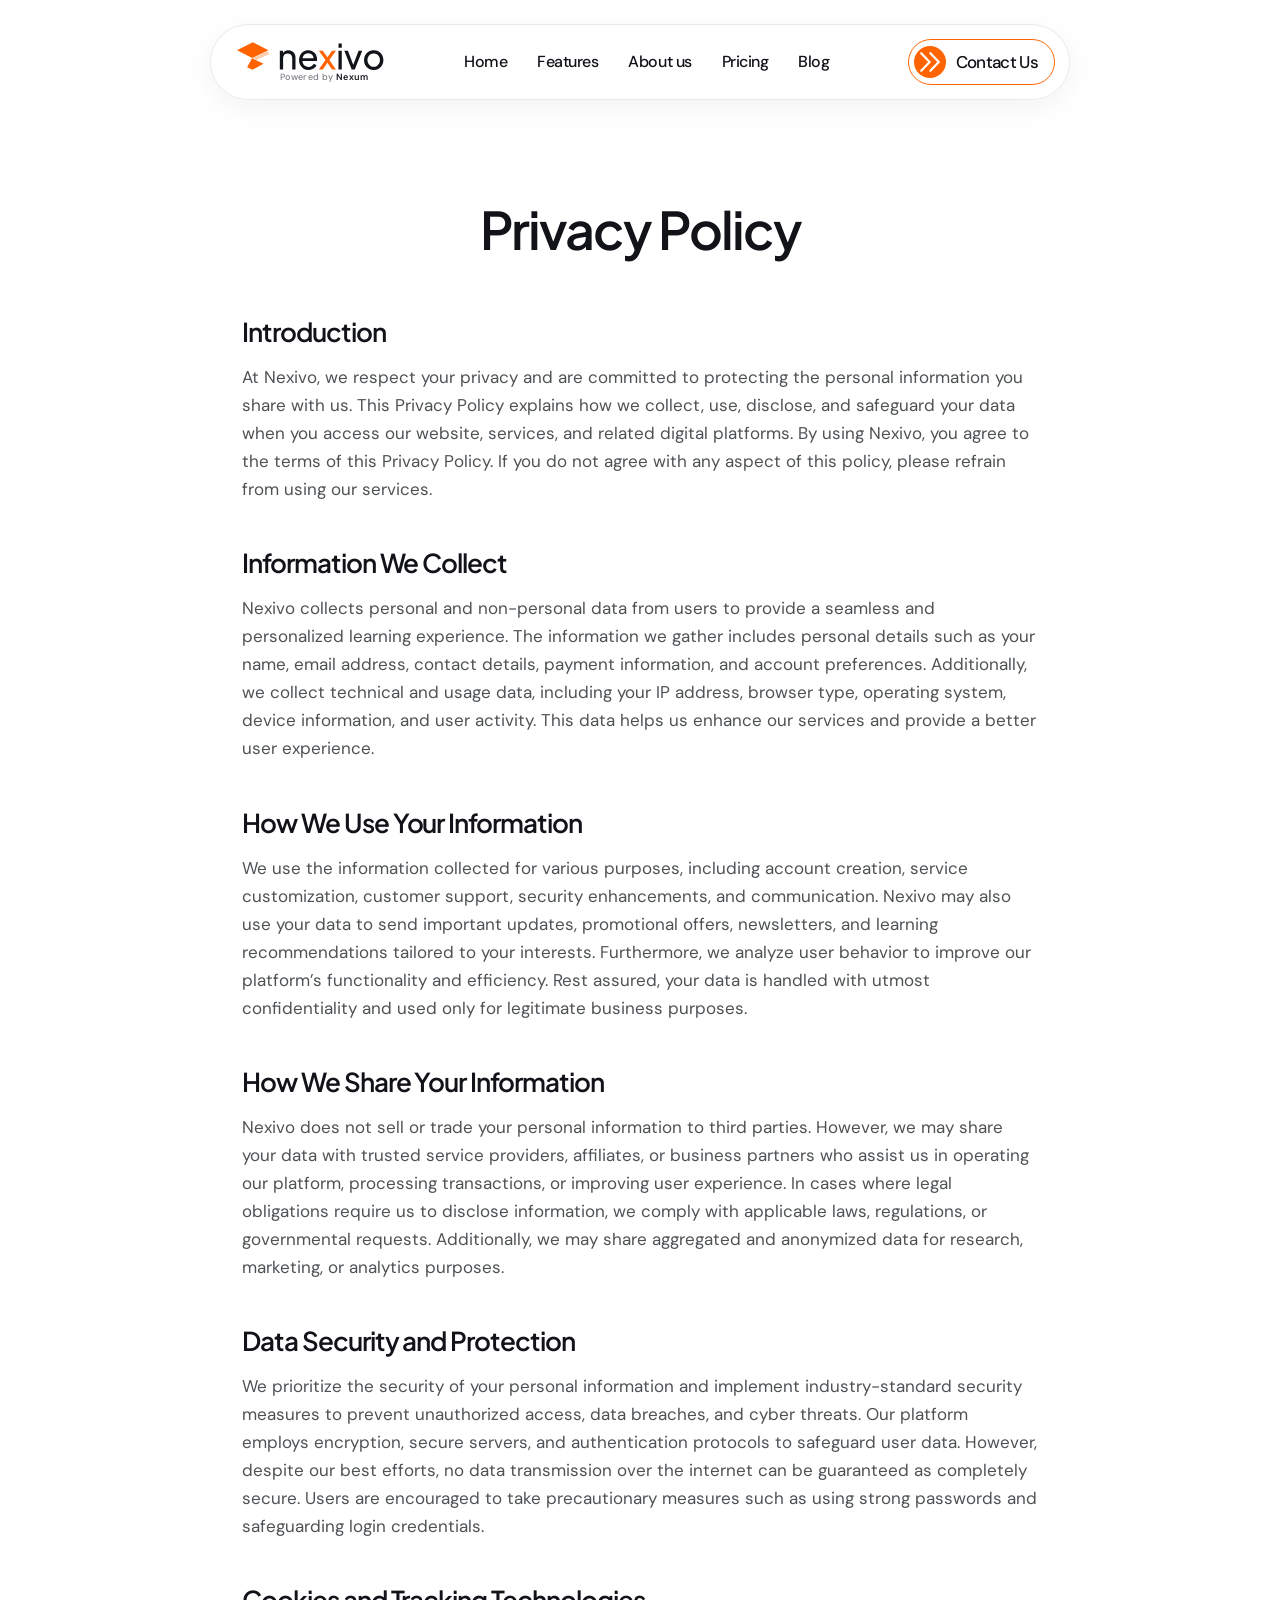
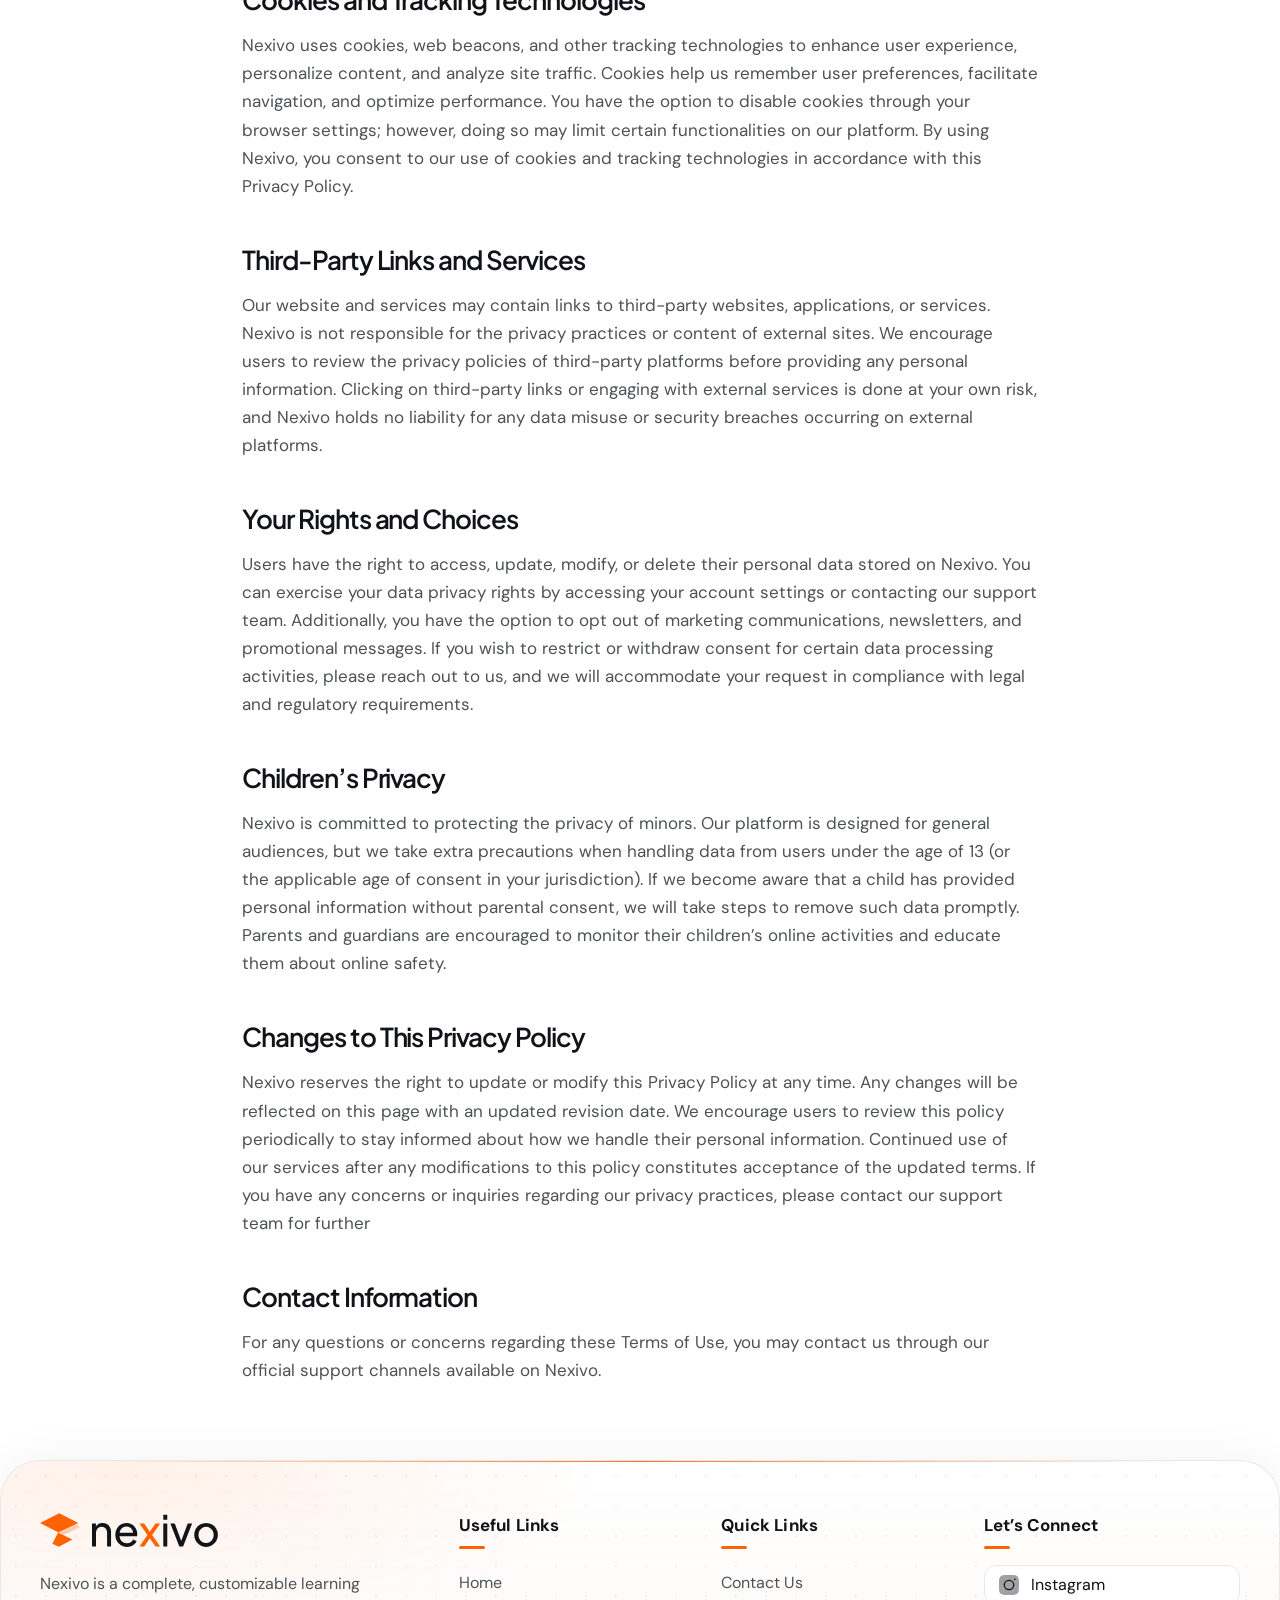
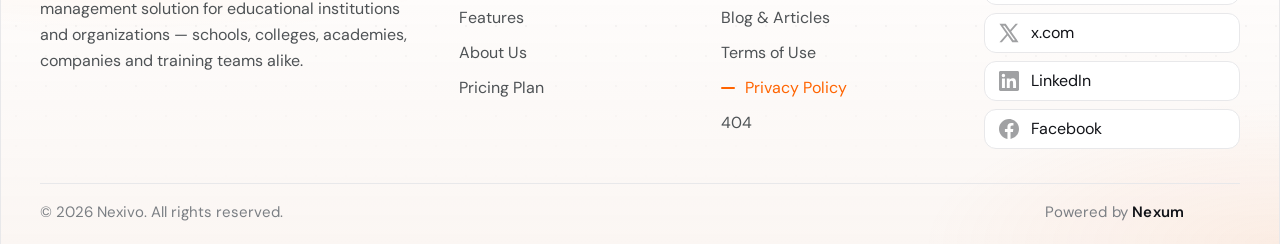
<file: privacy-policy.html>
<!doctype html>
<html lang="en"><head><meta charset="utf-8"><meta name="viewport" content="width=device-width,initial-scale=1">
<title>Privacy Policy - Nexivo</title><meta name="description" content="Nexivo – a complete learning management solution for educational institutions and organizations, from schools and colleges to companies and training teams.">
<link rel="icon" href="assets/img/t5WQFF2XCSLbSkYCLJ6KuIdgEk.png">
<link rel="preload" href="assets/fonts/PlusJakartaSans.woff2" as="font" type="font/woff2" crossorigin>
<link rel="preload" href="assets/fonts/DMSans.woff2" as="font" type="font/woff2" crossorigin>
<link rel="stylesheet" href="css/style.css?v=1"></head><body>
<div id="site-header"></div>
<main><section class="legal"><h1 class="rv">Privacy Policy</h1><div><div class="rv"><h2>Introduction</h2><p>At Nexivo, we respect your privacy and are committed to protecting the personal information you share with us. This Privacy Policy explains how we collect, use, disclose, and safeguard your data when you access our website, services, and related digital platforms. By using Nexivo, you agree to the terms of this Privacy Policy. If you do not agree with any aspect of this policy, please refrain from using our services.</p></div><div class="rv"><h2>Information We Collect</h2><p>Nexivo collects personal and non-personal data from users to provide a seamless and personalized learning experience. The information we gather includes personal details such as your name, email address, contact details, payment information, and account preferences. Additionally, we collect technical and usage data, including your IP address, browser type, operating system, device information, and user activity. This data helps us enhance our services and provide a better user experience.</p></div><div class="rv"><h2>How We Use Your Information</h2><p>We use the information collected for various purposes, including account creation, service customization, customer support, security enhancements, and communication. Nexivo may also use your data to send important updates, promotional offers, newsletters, and learning recommendations tailored to your interests. Furthermore, we analyze user behavior to improve our platform’s functionality and efficiency. Rest assured, your data is handled with utmost confidentiality and used only for legitimate business purposes.</p></div><div class="rv"><h2>How We Share Your Information</h2><p>Nexivo does not sell or trade your personal information to third parties. However, we may share your data with trusted service providers, affiliates, or business partners who assist us in operating our platform, processing transactions, or improving user experience. In cases where legal obligations require us to disclose information, we comply with applicable laws, regulations, or governmental requests. Additionally, we may share aggregated and anonymized data for research, marketing, or analytics purposes.</p></div><div class="rv"><h2>Data Security and Protection</h2><p>We prioritize the security of your personal information and implement industry-standard security measures to prevent unauthorized access, data breaches, and cyber threats. Our platform employs encryption, secure servers, and authentication protocols to safeguard user data. However, despite our best efforts, no data transmission over the internet can be guaranteed as completely secure. Users are encouraged to take precautionary measures such as using strong passwords and safeguarding login credentials.</p></div><div class="rv"><h2>Cookies and Tracking Technologies</h2><p>Nexivo uses cookies, web beacons, and other tracking technologies to enhance user experience, personalize content, and analyze site traffic. Cookies help us remember user preferences, facilitate navigation, and optimize performance. You have the option to disable cookies through your browser settings; however, doing so may limit certain functionalities on our platform. By using Nexivo, you consent to our use of cookies and tracking technologies in accordance with this Privacy Policy.</p></div><div class="rv"><h2>Third-Party Links and Services</h2><p>Our website and services may contain links to third-party websites, applications, or services. Nexivo is not responsible for the privacy practices or content of external sites. We encourage users to review the privacy policies of third-party platforms before providing any personal information. Clicking on third-party links or engaging with external services is done at your own risk, and Nexivo holds no liability for any data misuse or security breaches occurring on external platforms.</p></div><div class="rv"><h2>Your Rights and Choices</h2><p>Users have the right to access, update, modify, or delete their personal data stored on Nexivo. You can exercise your data privacy rights by accessing your account settings or contacting our support team. Additionally, you have the option to opt out of marketing communications, newsletters, and promotional messages. If you wish to restrict or withdraw consent for certain data processing activities, please reach out to us, and we will accommodate your request in compliance with legal and regulatory requirements.</p></div><div class="rv"><h2>Children’s Privacy</h2><p>Nexivo is committed to protecting the privacy of minors. Our platform is designed for general audiences, but we take extra precautions when handling data from users under the age of 13 (or the applicable age of consent in your jurisdiction). If we become aware that a child has provided personal information without parental consent, we will take steps to remove such data promptly. Parents and guardians are encouraged to monitor their children’s online activities and educate them about online safety.</p></div><div class="rv"><h2>Changes to This Privacy Policy</h2><p>Nexivo reserves the right to update or modify this Privacy Policy at any time. Any changes will be reflected on this page with an updated revision date. We encourage users to review this policy periodically to stay informed about how we handle their personal information. Continued use of our services after any modifications to this policy constitutes acceptance of the updated terms. If you have any concerns or inquiries regarding our privacy practices, please contact our support team for further</p></div><div class="rv"><h2>Contact Information</h2><p>For any questions or concerns regarding these Terms of Use, you may contact us through our official support channels available on Nexivo.</p></div></div></section></main>
<div id="site-footer"></div>
<script src="js/components.js?v=1"></script><script src="js/main.js?v=1"></script></body></html>
</file>
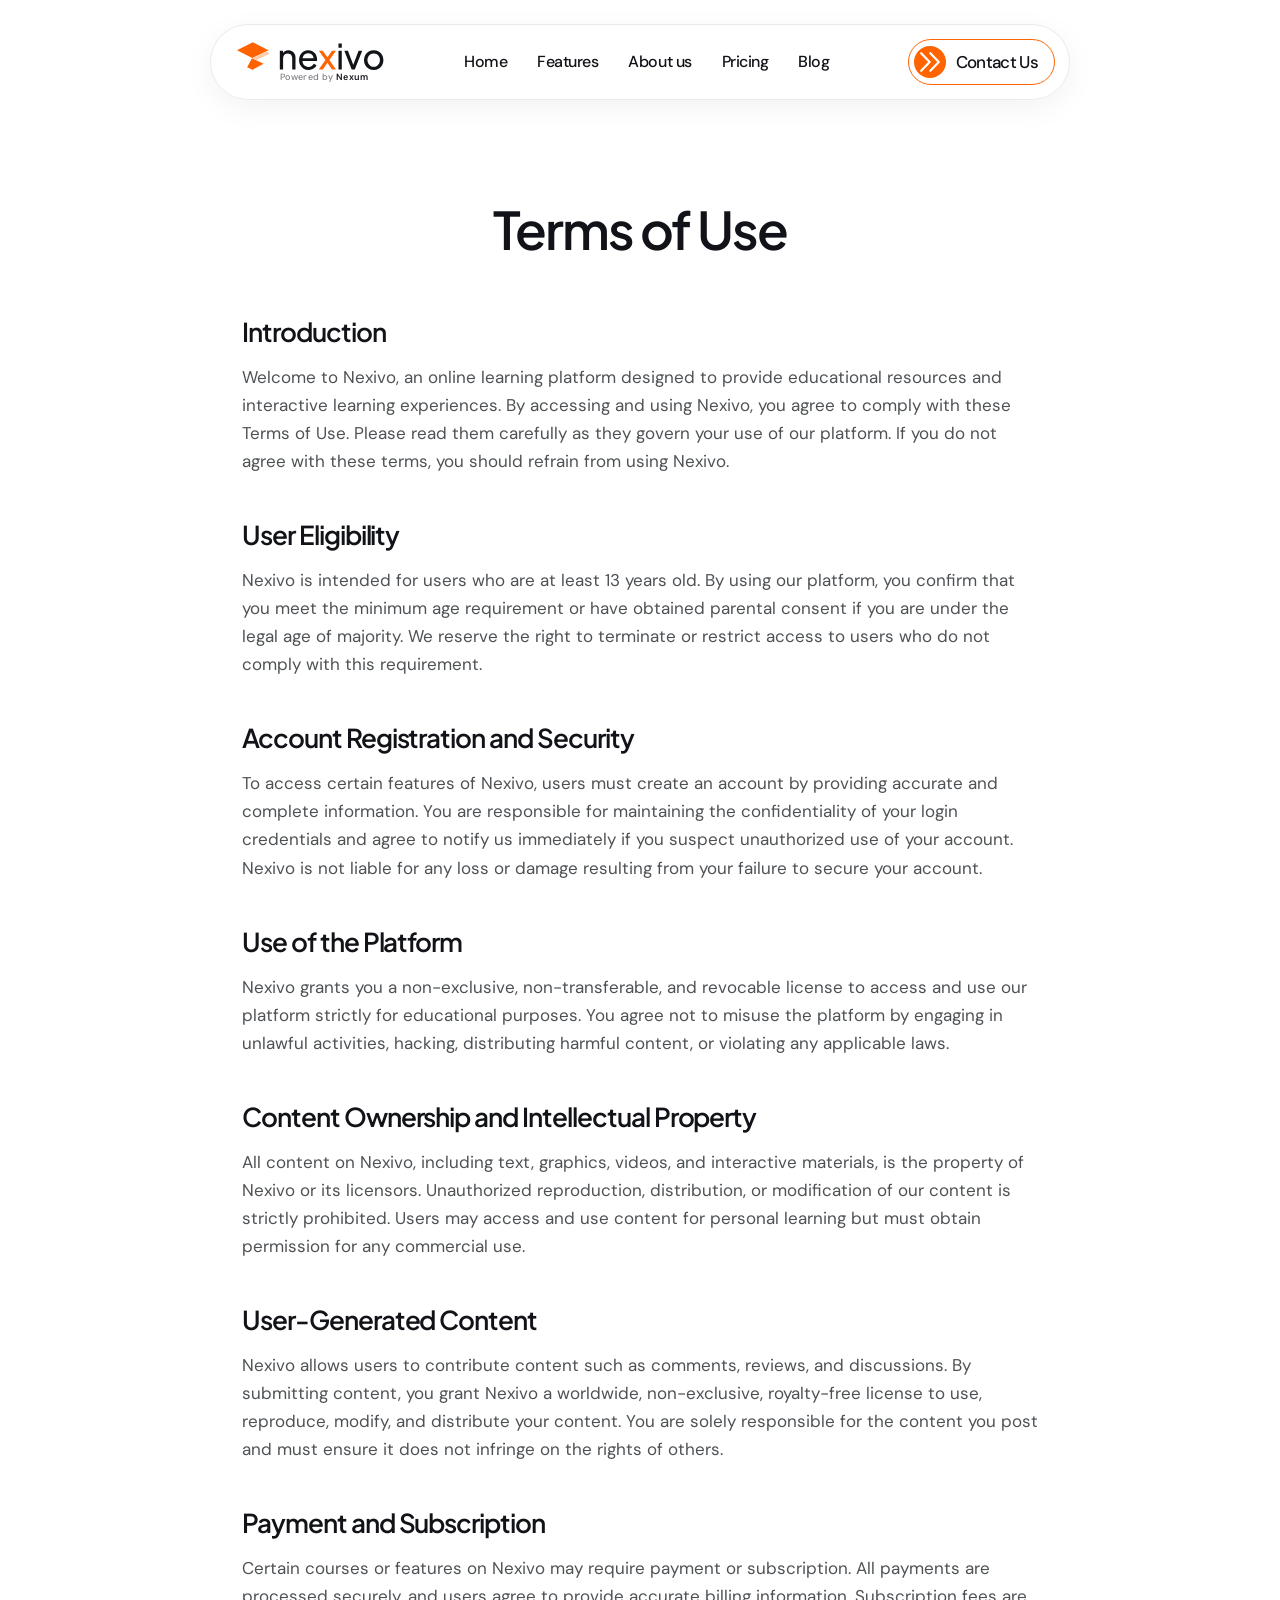
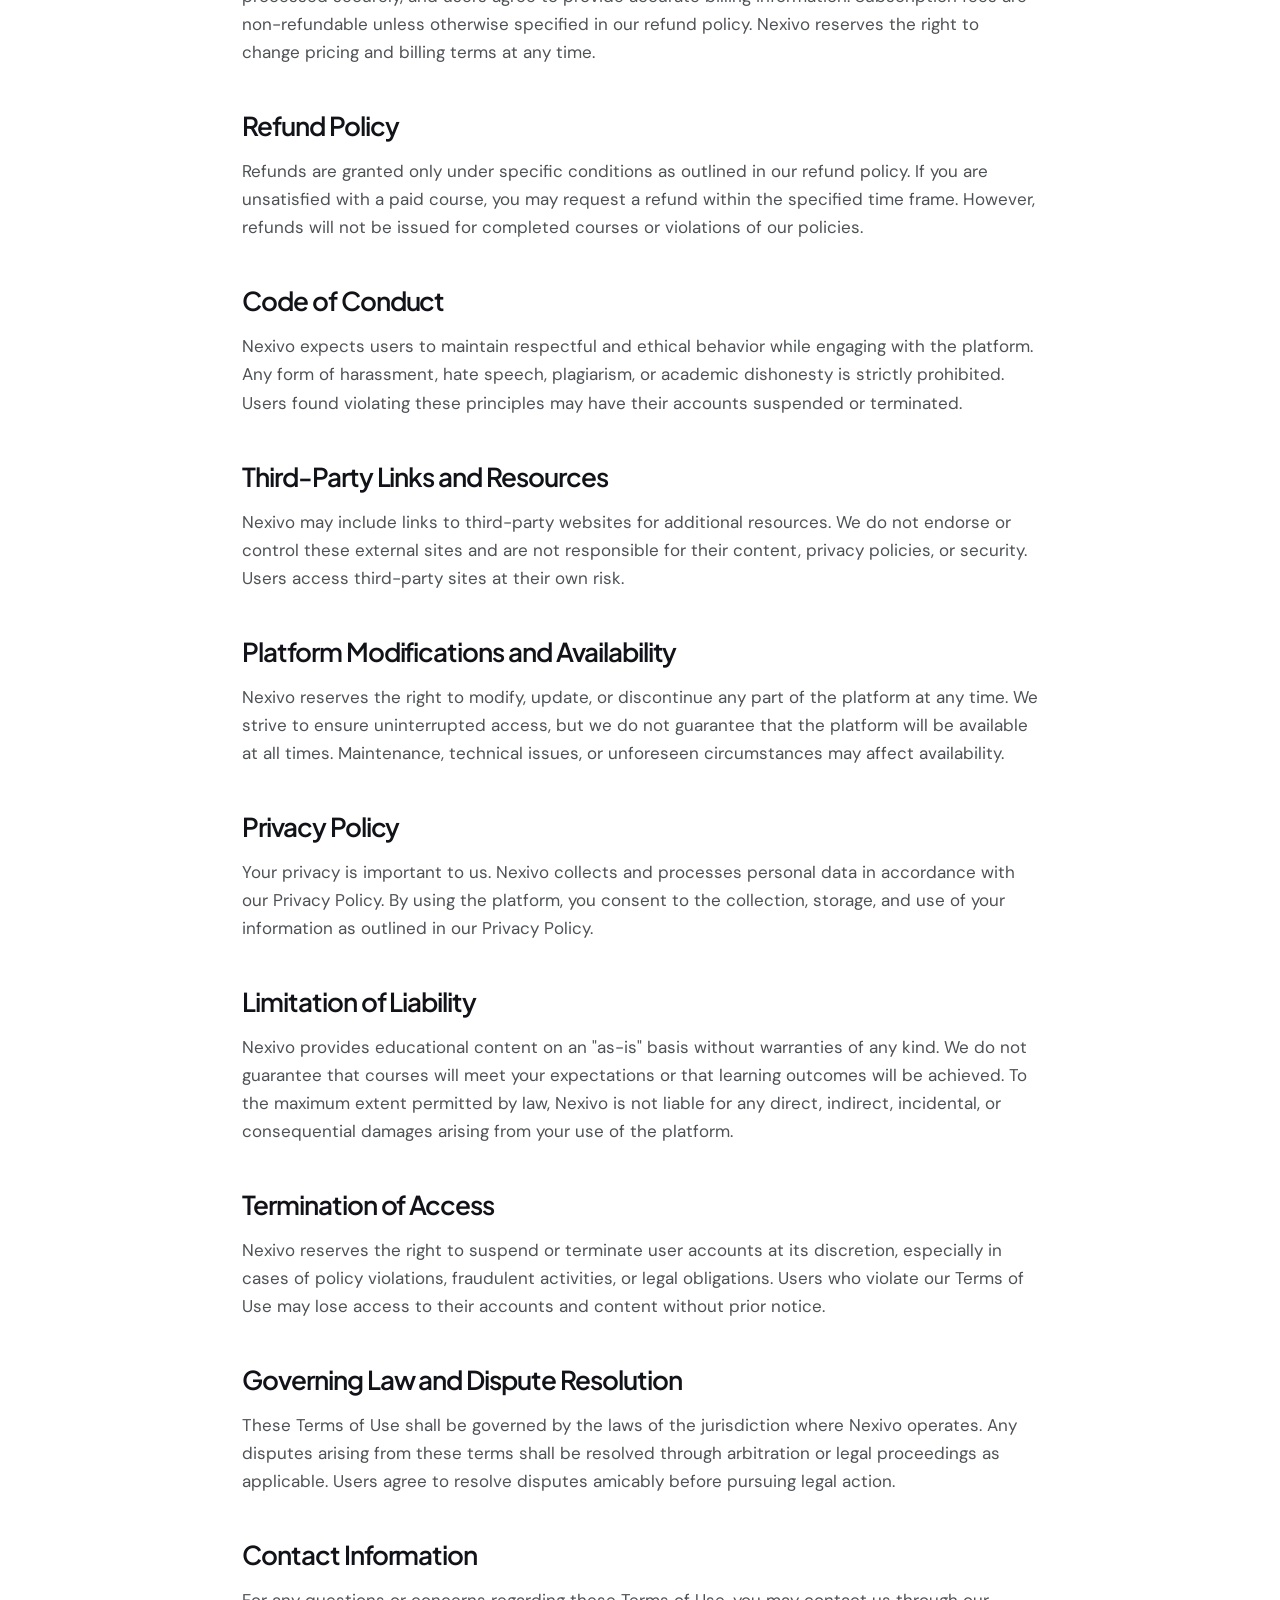
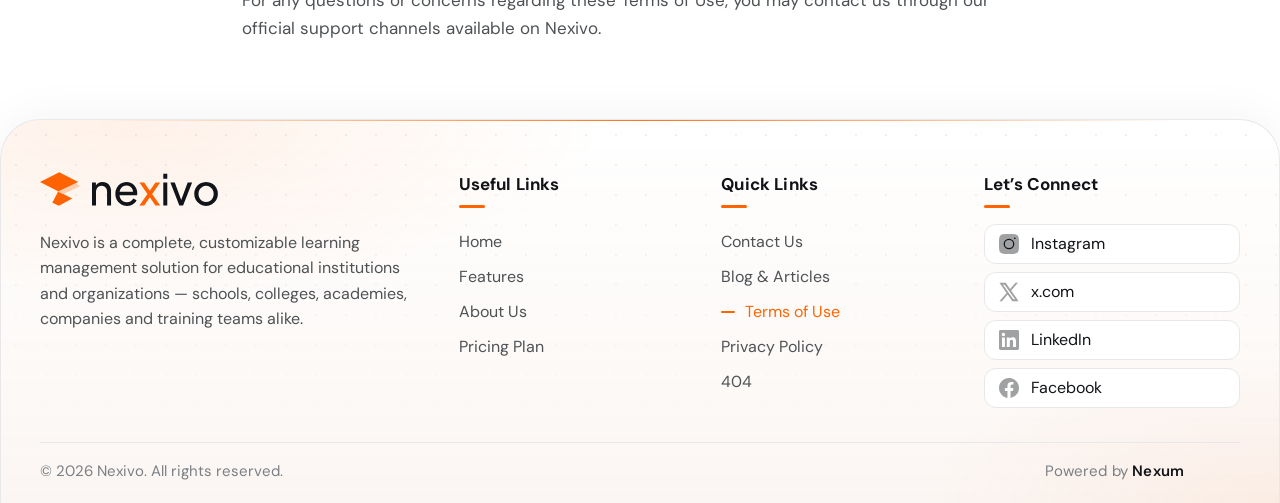
<file: terms-of-use.html>
<!doctype html>
<html lang="en"><head><meta charset="utf-8"><meta name="viewport" content="width=device-width,initial-scale=1">
<title>Terms of Use - Nexivo</title><meta name="description" content="Nexivo – a complete learning management solution for educational institutions and organizations, from schools and colleges to companies and training teams.">
<link rel="icon" href="assets/img/t5WQFF2XCSLbSkYCLJ6KuIdgEk.png">
<link rel="preload" href="assets/fonts/PlusJakartaSans.woff2" as="font" type="font/woff2" crossorigin>
<link rel="preload" href="assets/fonts/DMSans.woff2" as="font" type="font/woff2" crossorigin>
<link rel="stylesheet" href="css/style.css?v=1"></head><body>
<div id="site-header"></div>
<main><section class="legal"><h1 class="rv">Terms of Use</h1><div><div class="rv"><h2>Introduction</h2><p>Welcome to Nexivo, an online learning platform designed to provide educational resources and interactive learning experiences. By accessing and using Nexivo, you agree to comply with these Terms of Use. Please read them carefully as they govern your use of our platform. If you do not agree with these terms, you should refrain from using Nexivo.</p></div><div class="rv"><h2>User Eligibility</h2><p>Nexivo is intended for users who are at least 13 years old. By using our platform, you confirm that you meet the minimum age requirement or have obtained parental consent if you are under the legal age of majority. We reserve the right to terminate or restrict access to users who do not comply with this requirement.</p></div><div class="rv"><h2>Account Registration and Security</h2><p>To access certain features of Nexivo, users must create an account by providing accurate and complete information. You are responsible for maintaining the confidentiality of your login credentials and agree to notify us immediately if you suspect unauthorized use of your account. Nexivo is not liable for any loss or damage resulting from your failure to secure your account.</p></div><div class="rv"><h2>Use of the Platform</h2><p>Nexivo grants you a non-exclusive, non-transferable, and revocable license to access and use our platform strictly for educational purposes. You agree not to misuse the platform by engaging in unlawful activities, hacking, distributing harmful content, or violating any applicable laws.</p></div><div class="rv"><h2>Content Ownership and Intellectual Property</h2><p>All content on Nexivo, including text, graphics, videos, and interactive materials, is the property of Nexivo or its licensors. Unauthorized reproduction, distribution, or modification of our content is strictly prohibited. Users may access and use content for personal learning but must obtain permission for any commercial use.</p></div><div class="rv"><h2>User-Generated Content</h2><p>Nexivo allows users to contribute content such as comments, reviews, and discussions. By submitting content, you grant Nexivo a worldwide, non-exclusive, royalty-free license to use, reproduce, modify, and distribute your content. You are solely responsible for the content you post and must ensure it does not infringe on the rights of others.</p></div><div class="rv"><h2>Payment and Subscription</h2><p>Certain courses or features on Nexivo may require payment or subscription. All payments are processed securely, and users agree to provide accurate billing information. Subscription fees are non-refundable unless otherwise specified in our refund policy. Nexivo reserves the right to change pricing and billing terms at any time.</p></div><div class="rv"><h2>Refund Policy</h2><p>Refunds are granted only under specific conditions as outlined in our refund policy. If you are unsatisfied with a paid course, you may request a refund within the specified time frame. However, refunds will not be issued for completed courses or violations of our policies.</p></div><div class="rv"><h2>Code of Conduct</h2><p>Nexivo expects users to maintain respectful and ethical behavior while engaging with the platform. Any form of harassment, hate speech, plagiarism, or academic dishonesty is strictly prohibited. Users found violating these principles may have their accounts suspended or terminated.</p></div><div class="rv"><h2>Third-Party Links and Resources</h2><p>Nexivo may include links to third-party websites for additional resources. We do not endorse or control these external sites and are not responsible for their content, privacy policies, or security. Users access third-party sites at their own risk.</p></div><div class="rv"><h2>Platform Modifications and Availability</h2><p>Nexivo reserves the right to modify, update, or discontinue any part of the platform at any time. We strive to ensure uninterrupted access, but we do not guarantee that the platform will be available at all times. Maintenance, technical issues, or unforeseen circumstances may affect availability.</p></div><div class="rv"><h2>Privacy Policy</h2><p>Your privacy is important to us. Nexivo collects and processes personal data in accordance with our Privacy Policy. By using the platform, you consent to the collection, storage, and use of your information as outlined in our Privacy Policy.</p></div><div class="rv"><h2>Limitation of Liability</h2><p>Nexivo provides educational content on an &quot;as-is&quot; basis without warranties of any kind. We do not guarantee that courses will meet your expectations or that learning outcomes will be achieved. To the maximum extent permitted by law, Nexivo is not liable for any direct, indirect, incidental, or consequential damages arising from your use of the platform.</p></div><div class="rv"><h2>Termination of Access</h2><p>Nexivo reserves the right to suspend or terminate user accounts at its discretion, especially in cases of policy violations, fraudulent activities, or legal obligations. Users who violate our Terms of Use may lose access to their accounts and content without prior notice.</p></div><div class="rv"><h2>Governing Law and Dispute Resolution</h2><p>These Terms of Use shall be governed by the laws of the jurisdiction where Nexivo operates. Any disputes arising from these terms shall be resolved through arbitration or legal proceedings as applicable. Users agree to resolve disputes amicably before pursuing legal action.</p></div><div class="rv"><h2>Contact Information</h2><p>For any questions or concerns regarding these Terms of Use, you may contact us through our official support channels available on Nexivo.</p></div></div></section></main>
<div id="site-footer"></div>
<script src="js/components.js?v=1"></script><script src="js/main.js?v=1"></script></body></html>
</file>
<file: css/style.css>
@font-face{font-family:"Plus Jakarta Sans";src:url(../assets/fonts/PlusJakartaSans.woff2) format("woff2");font-weight:200 800;font-display:swap}
@font-face{font-family:"DM Sans";src:url(../assets/fonts/DMSans.woff2) format("woff2");font-weight:100 1000;font-display:swap}

:root{
  --ink:#111318;--gray:#4e5255;--muted:#7b7f84;--orange:#ff6400;--orange-soft:#fdeadf;--peach:#feece1;
  --line:#e8e8ea;--white:#fff;--dark:#14151b;
  --head:"Plus Jakarta Sans",sans-serif;--body:"DM Sans",sans-serif;
  --ease:cubic-bezier(.44,0,.56,1);
}
*{box-sizing:border-box;margin:0;padding:0}
html{overflow-x:clip;scroll-behavior:smooth;-webkit-text-size-adjust:100%}
body{font-family:var(--body);color:var(--ink);background:#fff;font-size:18px;line-height:1.5;overflow-x:hidden}
img,svg{display:block;max-width:100%}
a{color:inherit;text-decoration:none}
button,input,select,textarea{font:inherit;color:inherit}
ul{list-style:none}
.wrap{width:100%;max-width:1264px;margin:0 auto;padding:0 32px}

/* ---------- type ---------- */
h1,h2,h3,h4{font-family:var(--head);font-weight:500;letter-spacing:-.04em;color:var(--ink)}
.h1{font-size:56px;line-height:1.3}
.h1 b{font-weight:700;display:block}
.h2{font-size:48px;line-height:1.25;font-weight:700}
.h3{font-size:28px;line-height:1.3;font-weight:500}
.lead{font-size:18px;line-height:1.5;color:var(--gray);max-width:640px;margin:0 auto}
.center{text-align:center}
.grad-bg{background:linear-gradient(180deg,#fff 0%,#fbf8f6 35%,#faf2f5 70%,#f5f1fb 100%)}

/* ---------- header ---------- */
.nav{position:fixed;top:24px;left:0;right:0;z-index:50;display:flex;justify-content:center;padding:0 16px;transition:transform .45s var(--ease)}
.nav.hide{transform:translateY(-140%)}
.nav-in{display:flex;align-items:center;justify-content:space-between;width:100%;max-width:860px;height:76px;padding:0 14px 0 26px;border-radius:100px;background:rgba(255,255,255,.82);backdrop-filter:blur(14px);-webkit-backdrop-filter:blur(14px);border:1px solid rgba(232,232,234,.9);box-shadow:0 8px 30px rgba(17,19,24,.05)}
.logo img{height:28px;width:auto}
.nav .logo{display:inline-flex;flex-direction:column;align-items:flex-start;gap:3px;line-height:1}
.nav .logo .pwr{font-size:9px;letter-spacing:.04em;color:var(--muted);font-weight:500;padding-left:43px}
.nav .logo .pwr b{color:var(--ink);font-weight:600}
.menu{display:flex;gap:30px}
.menu a{font-size:16px;font-weight:500;letter-spacing:-.03em;color:var(--ink);position:relative;transition:color .25s}
.menu a:hover,.menu a.on{color:var(--orange)}
.burger{display:none;width:44px;height:44px;border-radius:50%;border:1px solid var(--line);background:#fff;cursor:pointer;align-items:center;justify-content:center;flex-direction:column;gap:5px}
.burger i{display:block;width:18px;height:2px;background:var(--ink);border-radius:2px;transition:transform .3s,opacity .3s}
.burger.open i:nth-child(1){transform:translateY(7px) rotate(45deg)}
.burger.open i:nth-child(2){opacity:0}
.burger.open i:nth-child(3){transform:translateY(-7px) rotate(-45deg)}
.mobile-menu{position:fixed;inset:0;z-index:40;background:rgba(255,255,255,.97);display:flex;flex-direction:column;align-items:center;justify-content:center;gap:26px;opacity:0;pointer-events:none;transition:opacity .3s}
.mobile-menu.open{opacity:1;pointer-events:auto}
.mobile-menu a{font-family:var(--head);font-size:28px;font-weight:500;letter-spacing:-.04em}

/* ---------- buttons ---------- */
/* Hover: the orange circle glides from the left edge to the right edge while the label slides the other way,
   background/border/text colours cross-fade. Un-hover plays the exact reverse (same duration + easing). */
.btn{--c:36px;--o:10px;--g:8px;--pr:18px;--t:.4s;position:relative;display:inline-flex;align-items:center;height:56px;padding:0 var(--pr) 0 calc(var(--o) + var(--c) + var(--g));border-radius:100px;border:1.5px solid var(--orange);background:#fff;color:var(--ink);font-size:18px;font-weight:500;letter-spacing:-.04em;line-height:1;cursor:pointer;overflow:hidden;white-space:nowrap;-webkit-tap-highlight-color:transparent;transition:background-color var(--t) var(--ease),border-color var(--t) var(--ease),color var(--t) var(--ease)}
.btn .ic{position:absolute;z-index:2;left:calc(var(--o) - 1.5px);top:50%;width:var(--c);height:var(--c);margin-top:calc(var(--c) / -2);border-radius:50%;display:grid;place-items:center;background:var(--orange);color:#fff;transition:left var(--t) var(--ease),background-color var(--t) var(--ease)}
.btn .ic svg{display:block;width:24px;height:24px;flex:none}
.btn .lb{display:block;transition:transform var(--t) var(--ease)}
.btn:hover .ic,.btn:focus-visible .ic{left:calc(100% + 1.5px - var(--o) - var(--c))}
.btn:hover .lb,.btn:focus-visible .lb{transform:translateX(calc(var(--pr) - var(--o) - var(--c) - var(--g)))}
.btn:focus-visible{outline:0}
.btn-line:hover,.btn-line:focus-visible{background:var(--ink);border-color:var(--ink);color:#fff}
.btn-fill{background:var(--orange);color:#fff}
.btn-fill .ic{background:rgba(255,255,255,.2)}
.btn-fill:hover,.btn-fill:focus-visible{background:var(--ink);border-color:var(--ink)}
.btn-fill:hover .ic,.btn-fill:focus-visible .ic{background:var(--orange)}
.btn-sm{--c:32px;--o:7px;--pr:16px;height:46px;font-size:17px}
.btn-sm .ic svg{width:22px;height:22px}
.btn-dark{background:var(--ink);border-color:var(--ink);color:#fff}
.btn-dark:hover{background:var(--orange);border-color:var(--orange)}
.btn-dark:hover .ic{background:var(--ink)}

/* ---------- hero ---------- */
.hero{position:relative;padding:172px 0 0;overflow:hidden;text-align:center;background:linear-gradient(180deg,#fff 0%,#faf6f4 55%,#f7f1f7 100%)}
.hero .bg-glow{position:absolute;inset:0;pointer-events:none;background:radial-gradient(60% 50% at 20% 70%,rgba(255,206,230,.35),transparent 70%),radial-gradient(50% 40% at 85% 30%,rgba(215,205,255,.3),transparent 70%)}
.badge{display:inline-flex;align-items:center;gap:8px;padding:8px 14px 8px 10px;border-radius:100px;background:rgba(255,255,255,.85);border:1px solid #f0eeee;font-size:14px;font-weight:500;color:var(--gray);box-shadow:0 2px 10px rgba(0,0,0,.03)}
.badge svg{width:24px;height:24px}
.hero h1{margin:26px auto 22px;max-width:760px}
.hero p.lead{max-width:620px;font-size:16px;color:var(--gray);margin-bottom:34px}
.rate{display:flex;justify-content:center;align-items:center;gap:22px;margin-top:34px;font-size:14px;color:var(--ink)}
.rate .src{display:flex;align-items:center;gap:8px}
.rate .stars{display:flex;gap:3px}
.rate .stars svg{width:14px;height:14px;fill:#f5a623}
.rate .sep{width:1px;height:26px;background:#ddd}
.hero-visual{position:relative;margin:64px auto 0;max-width:1000px}
.hero-visual .dash{width:100%;border-radius:36px 36px 0 0;filter:drop-shadow(0 30px 60px rgba(17,19,24,.12))}
.float{position:absolute;left:0;top:0;z-index:4;pointer-events:none;will-change:transform;transform-origin:50% 50%}.float img{display:block;width:100%;height:auto}.float.pf{width:222px}.float.ts{width:222px}.float.ts{z-index:3}
@keyframes floaty{0%,100%{transform:translateY(0)}50%{transform:translateY(-14px)}}

/* ---------- reveal ---------- */
.rv{opacity:0;transform:translateY(40px);transition:opacity .8s var(--ease),transform .8s var(--ease);transition-delay:var(--d,0s)}
.rv.in{opacity:1;transform:none}
.rv-l{transform:translateX(-50px)}.rv-r{transform:translateX(50px)}
.rv-s{transform:scale(.94)}

/* ---------- sections ---------- */
.sec{padding:72px 0}
.sec-head{text-align:center;margin-bottom:40px}
.sec-head h2{max-width:780px;margin:0 auto 20px}
.sec-head p{color:var(--gray);max-width:640px;margin:0 auto;font-size:18px}
.card{background:#fff;border:1px solid var(--line);border-radius:36px;overflow:hidden}

/* features bento */
.bento{display:grid;grid-template-columns:repeat(6,1fr);gap:24px}
.fcard{position:relative;padding:24px;border:1px solid var(--line);border-radius:30px;background:#fff;overflow:hidden;transition:transform .45s var(--ease),box-shadow .45s var(--ease)}
.fcard:hover{transform:translateY(-6px);box-shadow:0 24px 50px rgba(17,19,24,.07)}
.fcard h3{font-size:28px;line-height:1.3;font-weight:500;margin-bottom:12px}
.fcard p{font-size:18px;color:var(--gray);line-height:1.5}
.fcard .shot{margin-top:28px;border-radius:20px;overflow:hidden;background:#f5f5f6}
.fcard .shot img{width:100%;transition:transform .6s var(--ease)}
.fcard:hover .shot img{transform:scale(1.04)}
.span-4{grid-column:span 4}.span-2{grid-column:span 2}.span-3{grid-column:span 3}
.fcard.wide{display:grid;grid-template-columns:1fr 1.15fr;gap:0 24px;align-items:center;padding-right:0}
.fcard.wide .shot{margin:0;background:none}
.dots{background-image:radial-gradient(#e2e2e4 1.2px,transparent 1.2px);background-size:16px 16px}
.center-cta{display:flex;justify-content:center;margin-top:48px}

/* steps */
.steps{display:grid;grid-template-columns:repeat(3,1fr);background:var(--peach);border-radius:36px;padding:32px 20px}
.step{padding:12px 32px;position:relative}
.step+.step{border-left:1.5px dashed var(--orange)}
.step .ico{width:56px;height:56px;border-radius:14px;background:#fff;display:grid;place-items:center;margin-bottom:26px;transition:transform .4s var(--ease)}
.step:hover .ico{transform:rotate(-8deg) scale(1.08)}
.step .ico svg{width:26px;height:26px;stroke:var(--orange);fill:none;stroke-width:1.6;stroke-linecap:round;stroke-linejoin:round}
.step h3{font-size:24px;margin-bottom:12px}
.step p{font-size:16px;color:var(--gray);line-height:1.5}

/* benefits stack carousel */
.stack{--cw:min(381px,80vw);perspective:1400px;position:relative;height:calc(var(--cw) * 1.2);max-width:1000px;margin:30px auto 0}
.scard{position:absolute;left:50%;top:0;width:var(--cw);height:calc(var(--cw) * .942);margin-left:calc(var(--cw) / -2);padding:calc(var(--cw) * .06);border-radius:calc(var(--cw) * .063);background:#fff;box-shadow:0 18px 50px rgba(17,19,24,.06);overflow:hidden;transition:transform .7s var(--ease),opacity .7s var(--ease);will-change:transform}
.scard:after{content:"";position:absolute;inset:0;background:#fff;opacity:var(--fade,0);pointer-events:none;transition:opacity .7s var(--ease)}
.scard .im img{display:block;width:100%;height:auto}
.scard h3{font-size:calc(var(--cw) * .0525);line-height:1.3;letter-spacing:-.04em;margin-top:calc(var(--cw) * .079);white-space:nowrap}
.scard p{font-size:calc(var(--cw) * .042);line-height:1.5;color:var(--gray);margin-top:calc(var(--cw) * .021)}
.arrows{display:flex;justify-content:center;gap:10px;margin-top:34px}
.arr{width:48px;height:48px;border-radius:50%;border:1.5px solid var(--orange);display:grid;place-items:center;background:transparent;color:var(--orange);cursor:pointer;transition:background-color .4s var(--ease),color .4s var(--ease),border-color .4s var(--ease)}
.arr:hover{background:var(--ink);border-color:var(--ink);color:#fff}
.arr svg{display:block;width:24px;height:24px}
.arr.solid{background:var(--orange);color:#fff}

/* about block */
.about{display:grid;grid-template-columns:1fr 1fr;gap:70px;align-items:center}
.avatars{display:flex;align-items:center;gap:12px;font-size:14px;font-weight:500;color:var(--gray);margin-bottom:22px}
.avatars img{width:32px;height:32px;border-radius:50%;margin-left:-10px;border:2px solid #fff;object-fit:cover}
.avatars img:first-child{margin-left:0}
.about h2{font-size:44px;line-height:1.25;margin-bottom:22px}
.about p{color:var(--gray)}
.pills{display:flex;gap:14px;margin:26px 0 30px;flex-wrap:wrap}
.pill{display:inline-flex;align-items:center;gap:10px;padding:10px 18px;border-radius:100px;border:1px solid var(--line);font-size:15px;font-weight:500;background:#fff}
.pill i{width:8px;height:8px;border-radius:50%;background:#2fb344}
.photo{border-radius:28px;overflow:hidden;position:relative;aspect-ratio:4/3}
.photo img{width:100%;height:100%;object-fit:cover;transition:transform .8s var(--ease)}
.photo:hover img{transform:scale(1.05)}
.stats{display:grid;grid-template-columns:repeat(4,1fr);gap:20px;margin-top:48px;text-align:center}
.stat b{display:flex;justify-content:center;align-items:baseline;font-family:var(--head);font-size:64px;font-weight:600;letter-spacing:-.05em;line-height:1}
.stat b sup{font-size:34px;color:var(--orange);margin-left:2px;top:0;vertical-align:baseline}
.stat span{display:block;margin-top:10px;color:var(--gray);font-size:18px}

/* integrations */
.integ{background:linear-gradient(180deg,#fbf6f3,#faf2f6);position:relative;overflow:hidden}
.integ-stage{position:relative;height:430px;max-width:900px;margin:30px auto 0}
.integ-stage .ic-box{position:absolute;width:84px;height:84px;border-radius:22px;background:#fff;border:1px solid var(--line);display:grid;place-items:center;box-shadow:0 14px 30px rgba(17,19,24,.06);animation:floaty 5s ease-in-out infinite}
.integ-stage .ic-box img{width:46px;height:46px;object-fit:contain}
.integ-stage .ic-box.main{width:108px;height:108px;left:50%;top:150px;margin-left:-54px;border-color:var(--orange);animation:none}

/* testimonials */
.tmarq{overflow:hidden;padding:10px 0 50px}
.ttrack{display:flex;gap:24px;width:max-content;transition:transform .7s var(--ease)}
.tcard{width:520px;flex:none;padding:28px;border-radius:24px;background:#fff;box-shadow:0 10px 36px rgba(17,19,24,.05)}
.tcard header{display:flex;align-items:center;gap:14px;margin-bottom:18px}
.tcard header img{width:48px;height:48px;border-radius:50%;object-fit:cover}
.tcard header div:not(.stars){flex:1}.tcard header .stars{flex:none}
.tcard b{display:block;font-family:var(--body);font-weight:700;font-size:16px;letter-spacing:-.02em}
.tcard small{font-size:14px;color:var(--gray)}
.tcard .stars{display:flex;gap:3px}
.tcard .stars svg{width:15px;height:15px;fill:#f5b21b}
.tcard p{font-size:16px;color:var(--gray);line-height:1.5}

/* pricing */
.toggle{display:flex;align-items:center;justify-content:center;gap:16px;margin-bottom:50px}
.seg{display:inline-flex;padding:5px;border-radius:100px;background:#fff;border:1px solid var(--line);position:relative}
.seg button{position:relative;z-index:1;border:0;background:none;height:44px;padding:0 26px;border-radius:100px;font-size:16px;font-weight:500;cursor:pointer;color:var(--ink);transition:color .3s}
.seg button.on{color:#fff}
.seg .knob{position:absolute;top:5px;left:5px;height:44px;border-radius:100px;background:var(--orange);transition:transform .4s var(--ease),width .4s var(--ease)}
.save{font-size:14px;font-weight:600;color:var(--orange);background:var(--orange-soft);padding:6px 12px;border-radius:100px}
.plans{display:grid;grid-template-columns:repeat(3,1fr);gap:24px;align-items:stretch}
.plan{padding:34px 30px;border-radius:30px;border:1px solid var(--line);background:#fff;transition:transform .45s var(--ease),box-shadow .45s var(--ease)}
.plan:hover{transform:translateY(-8px);box-shadow:0 28px 60px rgba(17,19,24,.08)}
.plan.hot{background:linear-gradient(180deg,#feeee3,#fff 70%);border-color:#f9c9a8}
.plan .nm{font-family:var(--head);font-size:22px;font-weight:600;letter-spacing:-.04em}
.plan .pr{font-family:var(--head);font-size:44px;font-weight:700;letter-spacing:-.05em;margin:14px 0 8px}
.plan .pr small{font-size:20px;font-weight:500;color:var(--gray);letter-spacing:-.03em}
.plan .ds{font-size:16px;color:var(--gray);margin-bottom:26px;min-height:48px}
.plan .btn{margin-bottom:28px}
.plan ul{display:grid;gap:14px;font-size:16px;color:var(--gray);border-top:1px solid var(--line);padding-top:26px}
.plan ul li{display:flex;gap:12px;align-items:center}
.plan ul li svg{width:16px;height:16px;flex:none;stroke:var(--orange);fill:none;stroke-width:2.4;stroke-linecap:round;stroke-linejoin:round}
.plan ul li.hd{color:var(--ink);font-weight:500}
.plans-foot{display:flex;justify-content:center;align-items:center;gap:20px;margin-top:44px;flex-wrap:wrap;font-size:18px;color:var(--gray)}
.cmp{width:100%;border-collapse:separate;border-spacing:0;border:1px solid var(--line);border-radius:28px;overflow:hidden;background:#fff}
.cmp th,.cmp td{padding:22px 28px;text-align:left;font-size:17px;border-bottom:1px solid var(--line)}
.cmp th{font-family:var(--head);font-weight:600;letter-spacing:-.03em;background:#faf7f5}
.cmp td:not(:first-child),.cmp th:not(:first-child){text-align:center}
.cmp tr:last-child td{border-bottom:0}
.cmp td:first-child{font-weight:500}
.cmp tbody tr{transition:background .25s}.cmp tbody tr:hover{background:#fff8f3}

/* faq */
.faq{max-width:830px;margin:0 auto;display:grid;gap:16px}
.qa{background:#fff;border-radius:22px;border:1px solid transparent;transition:box-shadow .3s}
.qa.open{box-shadow:0 10px 30px rgba(17,19,24,.05)}
.qa button{width:100%;display:flex;justify-content:space-between;align-items:center;gap:16px;padding:22px 24px;background:none;border:0;cursor:pointer;text-align:left;font-family:var(--body);font-size:18px;font-weight:500;letter-spacing:-.03em;transition:color .3s}
.qa.open button{color:var(--orange)}
.qa .pm{width:18px;height:18px;position:relative;flex:none}
.qa .pm:before,.qa .pm:after{content:"";position:absolute;left:0;right:0;top:50%;height:1.6px;margin-top:-.8px;background:currentColor;transition:transform .35s var(--ease)}
.qa .pm:after{transform:rotate(90deg)}
.qa.open .pm:after{transform:rotate(0)}
.qa .ans{display:grid;grid-template-rows:0fr;transition:grid-template-rows .4s var(--ease)}
.qa.open .ans{grid-template-rows:1fr}
.qa .ans>div{overflow:hidden}
.qa .ans p{padding:0 24px 24px;color:var(--gray);font-size:16px;max-width:760px}
.faq-more{text-align:center;margin-top:60px}
.faq-more h3{font-size:28px;margin-bottom:10px}
.faq-more p{color:var(--gray);margin-bottom:24px}

/* cta / newsletter */
.cta{position:relative;margin:0 auto;max-width:1264px;padding:0 32px}
.cta-box{position:relative;overflow:hidden;border-radius:36px;background:var(--peach);padding:56px 40px;text-align:center}
.cta-box:before{content:"";position:absolute;inset:0;background-image:radial-gradient(rgba(17,19,24,.16) 1.4px,transparent 1.4px);background-size:36px 36px;opacity:.55}
.cta-box>*{position:relative}
.cta h2{font-size:44px;line-height:1.25;max-width:760px;margin:0 auto 18px;font-weight:700}
.cta p{max-width:640px;margin:0 auto 32px;color:var(--gray)}
.subscribe{display:flex;max-width:560px;margin:0 auto;background:#fff;border-radius:100px;padding:6px;border:1px solid #f1d9c9;transition:box-shadow .3s}
.subscribe:focus-within{box-shadow:0 0 0 4px rgba(255,100,0,.15)}
.subscribe input{flex:1;border:0;outline:0;background:none;padding:0 22px;font-size:16px;min-width:0}
.subscribe button{height:50px;padding:0 28px;border-radius:100px;border:0;background:var(--orange);color:#fff;font-size:16px;font-weight:500;cursor:pointer;transition:background-color .4s var(--ease)}
.subscribe button:hover{background:var(--ink)}
.sticker{position:absolute;padding:8px 18px;border-radius:12px;font-size:15px;font-weight:500;animation:floaty 6s ease-in-out infinite}
.sticker.g{background:#cdf28a;color:#566b2a}
.sticker.b{background:#cbe4ff;color:#33507a}
.sticker.p{background:#f3cfff;color:#6b3b78}
.sticker img{width:190px;border-radius:14px}
.cursor{position:absolute;width:22px;height:22px;fill:#3b3b3b}

/* footer */
.foot{position:relative;isolation:isolate;margin-top:56px;border-radius:40px 40px 0 0;color:var(--ink);overflow:hidden;padding:52px 0 0;border:1px solid var(--line);border-bottom:0;box-shadow:0 -8px 40px rgba(17,19,24,.04);background:radial-gradient(60% 75% at 10% 0%,rgba(255,100,0,.09),transparent 62%),radial-gradient(45% 60% at 100% 100%,rgba(255,150,90,.10),transparent 62%),linear-gradient(180deg,rgba(255,255,255,.92),#fbf6f3)}
.foot:before{content:"";position:absolute;inset:0;z-index:-1;background-image:radial-gradient(rgba(17,19,24,.07) 1.2px,transparent 1.2px);background-size:30px 30px;-webkit-mask-image:linear-gradient(180deg,#000,transparent 85%);mask-image:linear-gradient(180deg,#000,transparent 85%)}
.foot:after{content:"";position:absolute;top:0;left:8%;right:8%;height:1px;background:linear-gradient(90deg,transparent,rgba(255,100,0,.9),transparent)}
.foot-top{display:grid;grid-template-columns:1.7fr 1fr 1fr 1.15fr;gap:40px;position:relative}
.foot .logo{display:inline-block}
.foot .logo img{height:34px;width:auto;margin-bottom:16px}
.foot p{max-width:370px;font-size:16px;color:var(--gray);line-height:1.6}
.foot h4{font-family:var(--body);font-weight:700;font-size:17px;letter-spacing:.01em;color:var(--ink);margin-bottom:16px}
.foot h4:after{content:"";display:block;width:26px;height:3px;border-radius:3px;margin-top:8px;background:var(--orange)}
.foot li{margin-bottom:2px}
.foot li a{position:relative;display:inline-flex;align-items:center;padding:3px 0;color:var(--gray);font-size:16px;transition:color .3s var(--ease)}
.foot li a:before{content:"";width:0;height:2px;border-radius:2px;background:var(--orange);margin-right:0;transition:width .3s var(--ease),margin .3s var(--ease)}
.foot li a:hover,.foot li a.on{color:var(--ink)}
.foot li a:hover:before,.foot li a.on:before{width:14px;margin-right:10px}
.foot li a.on{color:var(--orange)}
.foot .soc{display:grid;gap:8px}
.foot .soc li{margin:0}
.foot .soc a{display:flex;width:100%;gap:12px;padding:7px 14px;border-radius:12px;color:var(--ink);background:#fff;border:1px solid var(--line);transition:background-color .3s var(--ease),border-color .3s var(--ease),color .3s var(--ease),transform .3s var(--ease),box-shadow .3s var(--ease)}
.foot .soc a:before{display:none}
.foot .soc a img{width:20px;height:20px;flex:none;transition:filter .3s var(--ease)}
.foot .soc a:hover{background:var(--orange);border-color:var(--orange);color:#fff;transform:translateY(-3px);box-shadow:0 12px 26px rgba(255,100,0,.28)}
.foot .soc a:hover img{filter:brightness(0) invert(1)}
.foot-bar{display:flex;align-items:center;justify-content:space-between;gap:14px 20px;flex-wrap:wrap;margin-top:34px;padding:16px 0 20px;border-top:1px solid var(--line)}
.foot-bar p{max-width:none;font-size:15px;color:var(--muted)}
.foot-bar .powered{letter-spacing:.01em;padding-right:56px}.foot-bar .powered b{color:var(--ink);font-weight:600}
.totop{position:fixed;right:24px;bottom:24px;z-index:90;background:#fff;box-shadow:0 6px 20px rgba(17,19,24,.14);opacity:0;visibility:hidden;transform:translateY(12px);display:grid;place-items:center;width:40px;height:40px;flex:none;border-radius:50%;border:1.5px solid rgba(255,100,0,.7);color:var(--orange);transition:background-color .4s var(--ease),color .4s var(--ease),transform .4s var(--ease),border-color .4s var(--ease),opacity .3s,visibility .3s}
.totop svg{width:22px;height:22px}
.totop.show{opacity:1;visibility:visible;transform:none}
.totop:hover,.totop.show:hover{background:var(--orange);border-color:var(--orange);color:#fff;transform:translateY(-4px)}
@media(max-width:809px){.totop{right:16px;bottom:16px}}
.framer-badge{display:none}

/* page hero (inner) */
.phero{padding:170px 0 56px;text-align:center;background:linear-gradient(180deg,#fff 0%,#faf6f4 60%,#f7f1f7 100%)}
.phero h1{font-size:56px;line-height:1.3;max-width:800px;margin:0 auto 22px;font-weight:600}
.phero p{max-width:680px;margin:0 auto;color:var(--gray)}
.phero .btn{margin-top:32px}

/* features page rows */
.frow{display:grid;grid-template-columns:repeat(3,1fr);gap:24px}
.fbox{padding:30px;border-radius:28px;border:1px solid var(--line);background:#fff;transition:transform .4s var(--ease),box-shadow .4s var(--ease)}
.fbox:hover{transform:translateY(-6px);box-shadow:0 20px 44px rgba(17,19,24,.07)}
.fbox .ico{width:56px;height:56px;border-radius:16px;background:var(--orange-soft);display:grid;place-items:center;margin-bottom:22px}
.fbox .ico svg{width:26px;height:26px;stroke:var(--orange);fill:none;stroke-width:1.7;stroke-linecap:round;stroke-linejoin:round}
.fbox h3{font-size:22px;margin-bottom:10px}
.fbox p{font-size:16px;color:var(--gray)}
.offer{display:grid;grid-template-columns:1fr 1fr;border-radius:36px;overflow:hidden;background:linear-gradient(135deg,#ff7a1f,#ff5400);color:#fff;min-height:340px}
.offer .t{padding:50px}
.offer .tag{display:inline-block;padding:6px 16px;border-radius:100px;background:rgba(255,255,255,.2);font-size:15px;margin-bottom:22px}
.offer h3{color:#fff;font-size:40px;line-height:1.15}
.offer h3 b{font-size:84px;display:block;line-height:1.05}
.offer p{margin-top:14px;color:rgba(255,255,255,.9);font-size:16px;max-width:360px}
.offer img{width:100%;height:100%;object-fit:cover}
.nextgrid{display:grid;grid-template-columns:repeat(2,1fr);gap:24px}
.nextgrid .fbox{display:flex;gap:22px;align-items:flex-start}

/* blog */
.bgrid{display:grid;grid-template-columns:repeat(2,1fr);gap:30px}
.post{display:block;border-radius:28px;overflow:hidden;border:1px solid var(--line);background:#fff;transition:transform .45s var(--ease),box-shadow .45s var(--ease)}
.post:hover{transform:translateY(-8px);box-shadow:0 26px 56px rgba(17,19,24,.09)}
.post .im{aspect-ratio:16/10;overflow:hidden;background:#f1ece8}
.post .im img{width:100%;height:100%;object-fit:cover;transition:transform .7s var(--ease)}
.post:hover .im img{transform:scale(1.07)}
.post .tx{padding:26px 28px 30px}
.post .meta{display:flex;gap:14px;font-size:14px;color:var(--muted);margin-bottom:12px}
.post .meta span+span:before{content:"•";margin-right:14px}
.post h3{font-size:24px;line-height:1.3;margin-bottom:10px}
.post p{font-size:16px;color:var(--gray)}
.chips{display:flex;gap:12px;justify-content:center;flex-wrap:wrap;margin-bottom:44px}
.chip{padding:11px 22px;border-radius:100px;border:1px solid var(--line);background:#fff;font-size:16px;font-weight:500;cursor:pointer;transition:all .3s var(--ease)}
.chip:hover{border-color:var(--orange);color:var(--orange)}
.chip.on{background:var(--orange);border-color:var(--orange);color:#fff}
.search{max-width:560px;margin:34px auto 0;display:flex;align-items:center;background:#fff;border:1px solid var(--line);border-radius:100px;padding:6px 6px 6px 24px;transition:box-shadow .3s}
.search:focus-within{box-shadow:0 0 0 4px rgba(255,100,0,.14)}
.search input{flex:1;border:0;outline:0;background:none;font-size:16px;min-width:0}
.search span{width:44px;height:44px;border-radius:50%;background:var(--ink);display:grid;place-items:center}
.search svg{width:18px;height:18px;stroke:#fff;fill:none;stroke-width:2}

/* contact */
.contact{display:grid;grid-template-columns:.9fr 1.1fr;gap:50px;align-items:start}
.cinfo h2{font-size:40px;margin-bottom:14px}
.cinfo>p{color:var(--gray);margin-bottom:30px}
.cline{display:flex;gap:18px;align-items:center;padding:22px;border-radius:22px;border:1px solid var(--line);background:#fff;margin-bottom:16px;transition:transform .35s var(--ease),box-shadow .35s}
.cline:hover{transform:translateX(6px);box-shadow:0 14px 34px rgba(17,19,24,.06)}
.cline .ico{width:54px;height:54px;border-radius:50%;background:var(--orange);display:grid;place-items:center;flex:none}
.cline .ico svg{width:24px;height:24px;stroke:#fff;fill:none;stroke-width:1.8;stroke-linecap:round;stroke-linejoin:round}
.cline small{display:block;font-size:14px;color:var(--muted)}
.cline b{font-family:var(--head);font-size:20px;font-weight:600;letter-spacing:-.03em}
.form{padding:36px;border-radius:30px;border:1px solid var(--line);background:#fff;display:grid;gap:20px}
.form label{display:grid;gap:8px;font-size:15px;font-weight:500}
.form input[type=text],.form input[type=email],.form select,.form textarea{width:100%;height:56px;padding:0 20px;border-radius:16px;border:1px solid var(--line);background:#fbfbfb;outline:0;font-size:16px;transition:border-color .25s,box-shadow .25s,background .25s}
.form textarea{height:140px;padding:16px 20px;resize:vertical}
.form input:focus,.form select:focus,.form textarea:focus{border-color:var(--orange);background:#fff;box-shadow:0 0 0 4px rgba(255,100,0,.12)}
.form .ck{display:flex;align-items:center;gap:10px;font-weight:400;color:var(--gray)}
.form .ck a{color:var(--orange);text-decoration:underline}
.form .ck input{width:18px;height:18px;accent-color:var(--orange)}
.form .err{color:#d93025;font-size:13px;display:none}
.form .bad .err{display:block}.form .bad input,.form .bad select{border-color:#d93025}
.toast{position:fixed;left:50%;bottom:30px;transform:translate(-50%,120px);background:var(--ink);color:#fff;padding:16px 26px;border-radius:100px;z-index:90;font-size:16px;transition:transform .5s var(--ease)}
.toast.show{transform:translate(-50%,0)}

/* about page */
.stats-band{padding:40px 0 20px}
.story{display:grid;grid-template-columns:1fr 1fr;gap:60px;align-items:center}
.story h2{font-size:48px;line-height:1.25;font-weight:700;margin-bottom:20px}
.story p{color:var(--gray);margin-bottom:28px}
.duo{display:grid;grid-template-columns:repeat(2,1fr);gap:24px}
.xp{display:grid;grid-template-columns:repeat(2,1fr);gap:24px}
.xp .card{padding:36px}
.xp h3{font-size:34px;margin-bottom:12px;line-height:1.25}
.xp p{color:var(--gray)}
.expert{display:flex;gap:-10px}

/* legal */
.legal{max-width:860px;margin:0 auto;padding:190px 32px 20px}
.legal h1{font-size:52px;font-weight:600;margin-bottom:44px;text-align:center}
.legal h2{font-size:26px;font-weight:600;margin:40px 0 12px}
.legal p{color:var(--gray);font-size:17px;line-height:1.65}

/* 404 */
.nf{min-height:100vh;display:grid;place-items:center;text-align:center;padding:140px 24px 60px;background:linear-gradient(180deg,#fff,#f8f1f5)}
.nf b{display:block;font-family:var(--head);font-size:200px;line-height:1;letter-spacing:-.07em;color:var(--orange)}
.nf h1{font-size:40px;margin:10px 0 30px}

/* ---------- responsive ---------- */
@media(max-width:1199px){
  .h1,.phero h1{font-size:48px}.h2,.story h2{font-size:40px}
  .bento{grid-template-columns:repeat(2,1fr)}.span-4,.span-2,.span-3{grid-column:span 2}
  .fcard.wide{grid-template-columns:1fr}
  .foot-top{grid-template-columns:1fr 1fr;gap:40px}.foot-top>.fb{grid-column:1/-1}
}
@media(max-width:809px){
  body,.lead{font-size:16px}
  .wrap,.cta{padding:0 16px}
  .nav{top:14px}.nav-in{height:64px;padding:0 10px 0 20px}
  .menu,.nav .btn{display:none}.burger{display:flex}
  .h1,.phero h1{font-size:36px;line-height:1.25}
  .h2,.story h2,.cta h2,.about h2{font-size:30px}
  .hero{padding-top:128px}
  .sec{padding:48px 0}.sec-head{margin-bottom:28px}
  .bento,.steps,.plans,.frow,.bgrid,.nextgrid,.xp,.duo{grid-template-columns:1fr}
  .span-4,.span-2,.span-3{grid-column:auto}
  .fcard h3{font-size:22px}.fcard p{font-size:16px}
  .step+.step{border-left:0;border-top:1.5px dashed var(--orange);margin-top:20px;padding-top:30px}
  .about,.story,.contact,.offer{grid-template-columns:1fr}
  .about{gap:36px}
  .stats{grid-template-columns:repeat(2,1fr);gap:34px 10px}.stat b{font-size:44px}
  .tcard{width:82vw}
  .integ-stage{height:340px}.integ-stage .ic-box{width:60px;height:60px;border-radius:16px}.integ-stage .ic-box img{width:32px;height:32px}
  .cta-box{padding:60px 20px;min-height:0}.sticker{display:none}
  .subscribe{flex-direction:column;border-radius:26px;padding:10px;gap:10px}.subscribe input{height:48px}
  .foot{border-radius:28px 28px 0 0;padding-top:40px}.foot-top{grid-template-columns:1fr 1fr;gap:36px 20px}.foot-top>.fb{grid-column:1/-1}.foot-top>div:last-child{grid-column:1/-1}
  .foot .soc{grid-template-columns:1fr 1fr}
  .foot p,.foot li a{font-size:16px}.foot-bar{margin-top:28px}
  .cmp{display:block;overflow-x:auto;white-space:nowrap}
  .form{padding:22px}
  .offer .t{padding:30px}.offer h3{font-size:30px}.offer h3 b{font-size:60px}
  .nf b{font-size:120px}
  .legal{padding-top:130px}.legal h1{font-size:36px}
}
@media(prefers-reduced-motion:reduce){*{animation:none!important;transition-duration:.01ms!important}.rv{opacity:1;transform:none}}

.logos{overflow:hidden;-webkit-mask-image:linear-gradient(90deg,transparent,#000 12%,#000 88%,transparent);mask-image:linear-gradient(90deg,transparent,#000 12%,#000 88%,transparent)}
.logo-track{display:flex;align-items:center;gap:64px;width:max-content;animation:marq 40s linear infinite}
.logo-track img{height:34px;width:auto;opacity:.75;flex:none}
@keyframes marq{to{transform:translateX(-25%)}}
.fcard.hidden{display:none}

.hero-visual .w{position:absolute;z-index:1}.hero-visual .w img{width:100%;height:auto}
.w-ts,.w-pf{display:none}.w-up{left:63.3%;top:14.9%;width:34.4%}.w-lo{left:21.5%;top:47.7%;width:76%}
.hero-visual .w{opacity:0;transform:translateY(24px);transition:opacity .8s var(--ease),transform .8s var(--ease)}
.hero-visual.in .w{opacity:1;transform:none}.hero-visual.in .w-pf{transition-delay:.2s}.hero-visual.in .w-up{transition-delay:.4s}.hero-visual.in .w-lo{transition-delay:.6s}

main{overflow-x:clip}

@media(max-width:809px){.plan ul.capgrid{grid-template-columns:1fr!important}}

.tp-stars{display:inline-flex;gap:2px;align-items:center}.tp-stars svg{display:block;flex:none}.rate .src{line-height:1}

/* institution modules tree */
.tree{position:relative;max-width:1000px;margin:34px auto 0}
.tree-stage{position:relative;width:1000px;height:410px;transform-origin:0 0}
.tree .hub{position:absolute;left:50%;top:0;width:94px;height:84px;margin-left:-47px;border-radius:14px;background:#fff;border:1px solid var(--orange);display:grid;place-items:center;box-shadow:0 14px 30px rgba(17,19,24,.06)}
.tree .hub img{width:50px;height:auto}
.tlines{position:absolute;left:0;top:84px;overflow:visible}
.tlines .tl{fill:none;stroke:var(--orange);stroke-width:1.3;stroke-dasharray:1;stroke-dashoffset:1;transition:stroke-dashoffset 1.4s var(--ease)}
.tree.in .tlines .tl{stroke-dashoffset:0}
.tlines circle{opacity:0;transition:opacity .6s 1.2s}
.tree.in .tlines circle{opacity:1}
.tn{position:absolute;top:246px;width:83px;text-align:center}
.tn .tt{width:83px;height:83px;border-radius:18px;background:#fff;border:1px solid var(--line);display:grid;place-items:center;box-shadow:0 14px 30px rgba(17,19,24,.06);transition:transform .45s var(--ease),border-color .45s var(--ease),box-shadow .45s var(--ease)}
.tn .tt svg{width:34px;height:34px;stroke:var(--orange);fill:none;stroke-width:1.6;stroke-linecap:round;stroke-linejoin:round}
.tn:hover .tt{transform:translateY(-6px);border-color:var(--orange);box-shadow:0 20px 40px rgba(255,100,0,.14)}
.tn span{display:block;width:126px;margin:14px 0 0 -21.5px;font-size:15px;font-weight:500;line-height:1.3;color:var(--ink);letter-spacing:-.02em}
@media(max-width:699px){
  .tree-stage{width:auto;height:auto;display:grid;grid-template-columns:repeat(2,1fr);gap:16px;transform:none!important}
  .tree .hub{position:static;grid-column:1/-1;margin:0 auto}
  .tlines{display:none}
  .tn{position:static;left:auto!important;width:auto}
  .tn .tt{width:72px;height:72px;margin:0 auto}
  .tn span{width:auto;margin:10px 0 0}
}

.hero-visual .devframe{border:10px solid #1a1b22;border-radius:34px;overflow:hidden;background:#fff;line-height:0}.hero-visual .devframe img{width:100%;height:auto}
.float img{border-radius:11px;box-shadow:0 10px 26px rgba(17,19,24,.10)}

.fcard .wshot{position:relative;align-self:stretch;flex:1 1 0;min-height:230px;margin-top:24px;overflow:hidden}
.fcard .wshot img{position:absolute;left:22px;top:22px;width:calc(100% - 44px);max-width:none;height:auto}
@media(max-width:1199px){.fcard .wshot{flex:none;min-height:0;padding:22px 22px 0}.fcard .wshot img{position:static;width:100%}}

/* brand panels: used where no unique product screenshot is available yet */
.vpanel{position:relative;width:100%;height:100%;min-height:230px;display:grid;place-items:center;overflow:hidden;background:linear-gradient(135deg,var(--a),var(--b))}
.vpanel:before{content:"";position:absolute;inset:0;background-image:radial-gradient(rgba(17,19,24,.07) 1.2px,transparent 1.2px);background-size:26px 26px;-webkit-mask-image:radial-gradient(circle at 50% 50%,#000,transparent 75%);mask-image:radial-gradient(circle at 50% 50%,#000,transparent 75%)}
.vpanel.h1{--a:#feeee3;--b:#fff8f3}.vpanel.h2{--a:#f1ecff;--b:#faf8ff}.vpanel.h3{--a:#fde9ef;--b:#fff6f8}.vpanel.h4{--a:#fff1d9;--b:#fffaf0}
.vp-tile{position:relative;width:96px;height:96px;border-radius:26px;background:#fff;display:grid;place-items:center;box-shadow:0 18px 40px rgba(17,19,24,.08);transition:transform .5s var(--ease)}
.vp-tile svg{width:42px;height:42px;stroke:var(--orange);fill:none;stroke-width:1.5;stroke-linecap:round;stroke-linejoin:round}
.fcard:hover .vp-tile,.post:hover .vp-tile,.photo:hover .vp-tile{transform:translateY(-6px) scale(1.05)}
.photo .vpanel{position:absolute;inset:0;min-height:0}
.post .im .vpanel{min-height:0}
</file>
